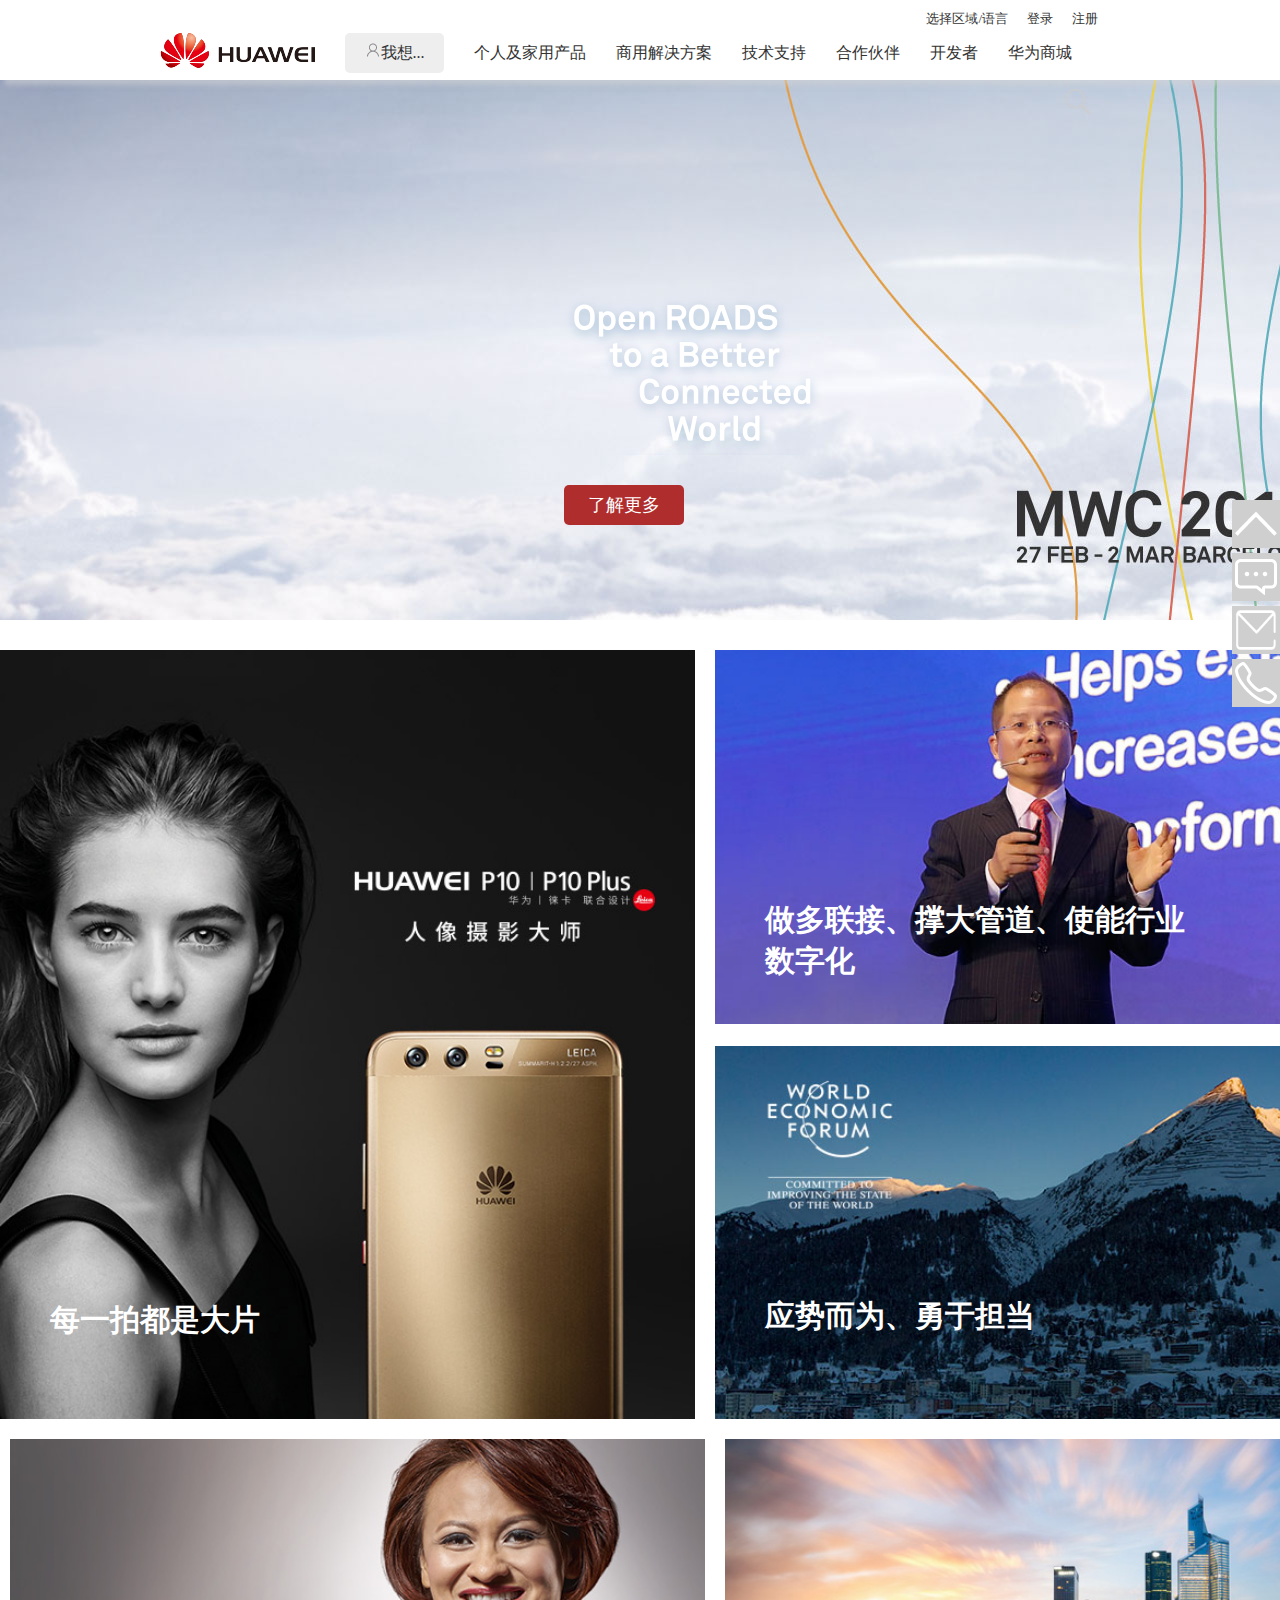
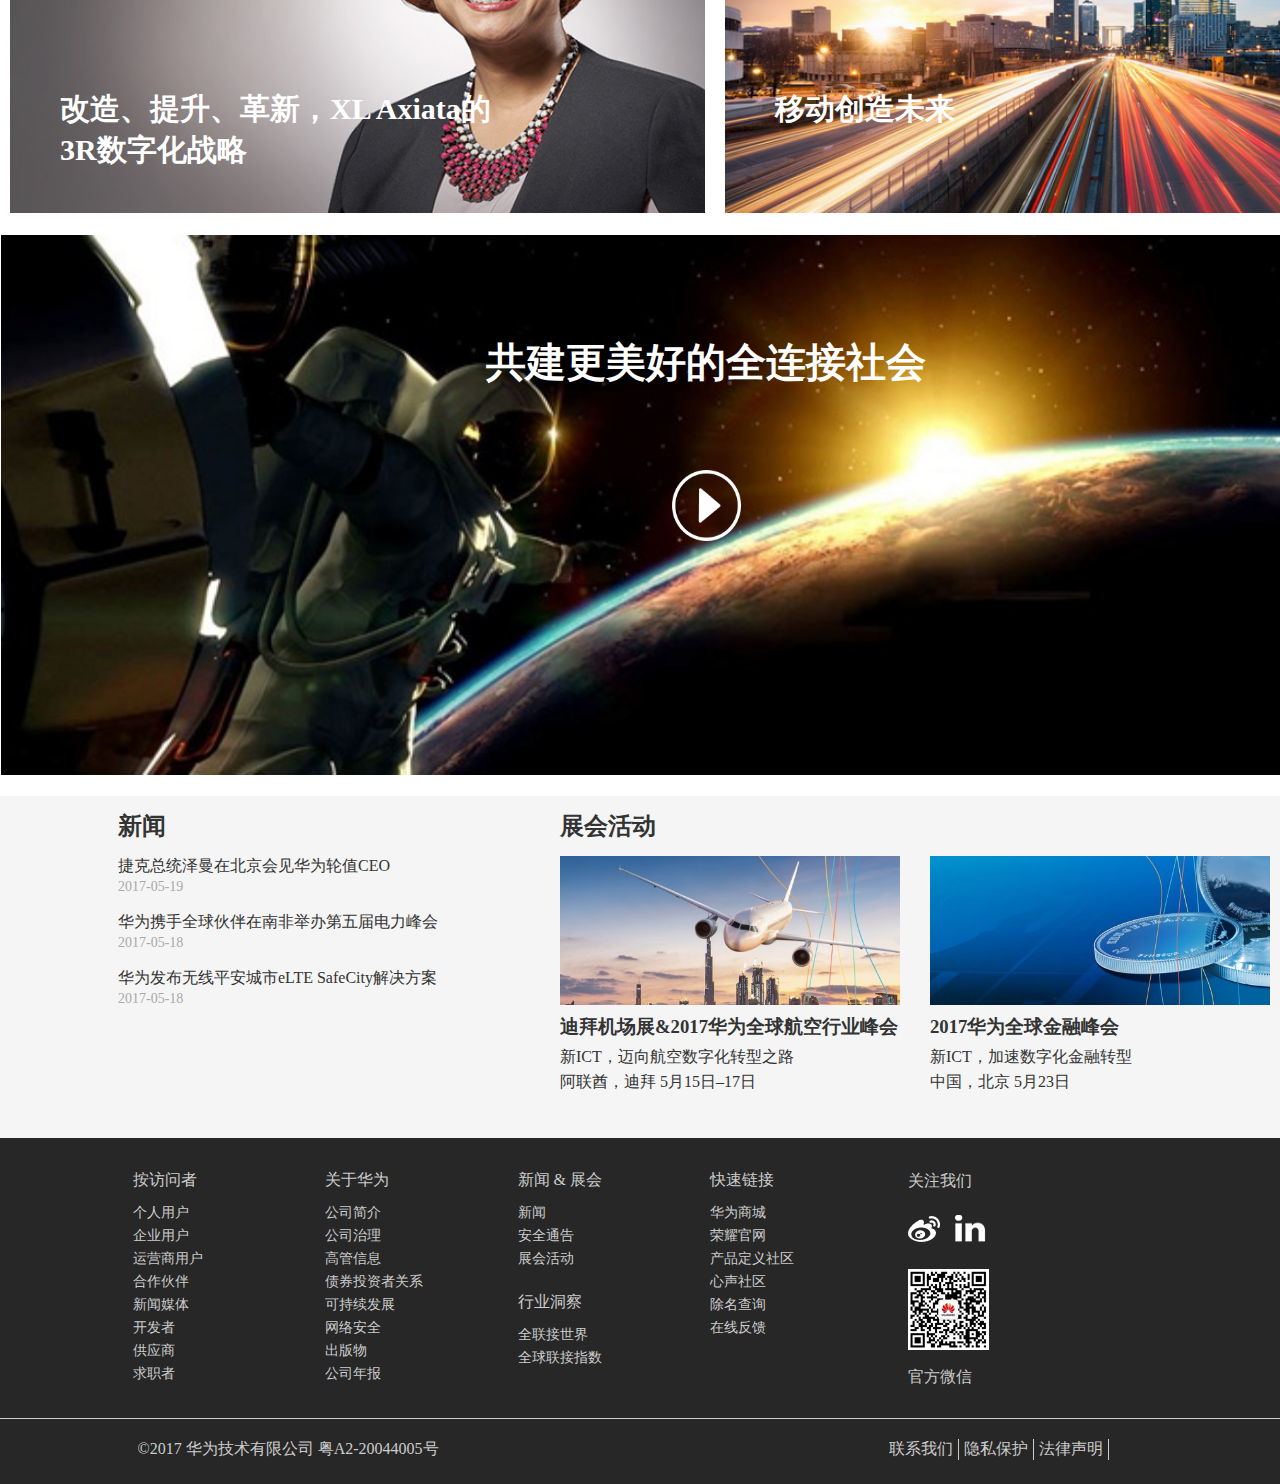
<file: PC_HW/index.html>
<!DOCTYPE HTML>
<html>
<head>
<meta http-equiv="Content-Type" content="text/html; charset=utf-8">
<title>华为 - 更美好的全联接世界</title>
<link rel="stylesheet" type="text/css" href="css/zy.css">
<script type="text/javascript" src="js/zy.js"></script>
</head>

<body>
<!--头部导航-->
<div class="tb-wrp" id="tbdw">
	<div class="tb-dl">
    	<span>选择区域/语言</span>
        <span>登录</span>
        <span>注册</span>
    </div>
    <div class="tb-dh">
    	<img src="imgs/logo.png" class="tb-dh-tu1">
        <ul class="tb-dh-ul">
        	<li id="xl1"><div class="tb-dh-ul-li1"><img src="imgs/dl.png">我想...</div></li>
            <li id="xl3">个人及家用产品</li>
            <li id="xl5">商用解决方案 </li>
            <li id="xl7">技术支持</li>
            <li id="xl9">合作伙伴</li>
            <a href="HV-kfz.html"><li>开发者</li></a>
            <a href="HV-sc.html"><li>华为商城</li></a>
        </ul>
        <img src="imgs/ss.png" class="tb-dh-tu2">
    </div>
</div>



<!--头部背景-->
<div class="tb-bj">
	<div class="xlcd1" id="xl2">
    	<div class="xlcd1-qk">
        	<div class="xlcd1-qk-1">
            	<ul class="xlcd1-qk-4-ul">
                	<li>联系华为</li>
                    <li>关注华为动态</li>
                    <li>提出产品建议</li>
                    <li>加入华为</li>
                    <li>在线反馈</li>
                </ul>
            </div>
            <div class="xlcd1-qk-4">
            	<img src="imgs/nav_cbg9-21.png" class="xlcd1-qk-4-tu">
                <ul class="xlcd1-qk-4-ul">
                	<li>了解行业热点</li>
                    <li>了解运营商解决方案</li>
                    <li>查找运营商相关产品</li>
                    <li>了解运营商服务</li>
                    <li class="xlcd1-qk-4-ul-li1">访问运营商业务网站&gt;</li>
                </ul>

            </div>
            <div class="xlcd1-qk-4">
            	<img src="imgs/nav_ebg.png" class="xlcd1-qk-4-tu">
                <ul class="xlcd1-qk-4-ul">
                	<li>提交购买需求</li>
                    <li>查看成功案例</li>
                    <li>查找营销资料</li>
                    <li>成为渠道合作伙伴</li>
                    <li class="xlcd1-qk-4-ul-li1">访问企业业务网站&gt;</li>
                </ul>

            </div>
            <div class="xlcd1-qk-4">
            	<img src="imgs/nav_p10.png" class="xlcd1-qk-4-tu">
                <ul class="xlcd1-qk-4-ul">
                	<li>浏览智能手机</li>
                    <li>购买手机产品</li>
                    <li>获取技术支持</li>
                    <li>查找销售门面</li>
                    <li class="xlcd1-qk-4-ul-li1">访问消费者网站&gt;</li>
                </ul>
            </div>
        </div>
    </div>
    
    <div class="xlcd2" id="xl4">
        	<ul class="xlcc2-qk">
            	<li>
                	<h3>智能手机</h3>
                    <img src="imgs/nav_p10.png">
                    <h4>HUAWEI P10</h4>
                    <span>查看更多&gt;</span>
                </li>
                <li>
                	<h3>笔记本&amp;电脑</h3>
                    <img src="imgs/dropmenu2.png">
                    <h4>MateBook P10</h4>
                    <span>查看更多&gt;</span>
                </li>
                <li>
                	<h3>穿戴设备</h3>
                    <img src="imgs/dropmenu3.png">
                    <h4>TalkBand B3</h4>
                    <span>查看更多&gt;</span>
                </li>
                <li>
                	<h3>移动宽带</h3>
                    <img src="imgs/dropmenu4.png">
                    <h4>随行WIFI Plus</h4>
                    <span>查看更多&gt;</span>
                </li>
                <li>
                	<h3>智能家具</h3>
                    <img src="imgs/dropmenu5.png">
                    <h4>华为路由器Q1</h4>
                    <span>查看更多&gt;</span>
                </li>
                <li>
                	<h3>配件</h3>
                    <img src="imgs/dropmenu6.png">
                    <h4>VR眼镜</h4>
                    <span>查看更多&gt;</span>
                </li>
            </ul>
    </div>
    
    
    <div class="xlcd3" id="xl6">
    	<ul class="xlcc3-qk">
        	<li>
                <h3>热点话题</h3>
                <p>使能视频商业成功</p>
                <p>以云服务方式使能垂直行业</p>
                <p>敏捷数字化运营</p>
                <p>全云化网络支持5G发展</p>
                <p>最大化网络价值</p>
                <p>软件定义网络（SDN）</p>
                <p>精简IT，敏捷商道</p>
                <p>物联网，驱动行业创新</p>
            </li>
            <li>
            	<h3>行业</h3>
                <p>公共安全</p>
                <p>政务</p>
                <p>交通</p>
                <p>电力</p>
                <p>金融</p>
                <p>影视传媒</p>
                <p>教育</p>
                <span>查看更多&gt;</span>
            </li>
            <li>
            	<h3>企业产品及服务</h3>
                <p>交换机</p>
                <p>路由器</p>
                <p>WLAN</p>
                <p>服务器</p>
                <p>存储</p>
                <p>云计算</p>
                <p>数据中心能源</p>
                <p>服务</p>
                <span>查看更多&gt;</span>
            </li>
            <li>
            	<h3>运营商产品及服务</h3>
			    <p>无线网络</p>
                <p>固定网络</p>
                <p>云核心网</p>
                <p>电信软件</p>
                <p>IT基础设施</p>
                <p>网络能源</p>
                <p>全球服务</p>
                <span>查看更多&gt;</span>
            </li>
            <li>
            	<h3>其他产品</h3>
                <p>智能光伏</p>
            </li>
        </ul>
    </div>
    
    <div class="xlcd4" id="xl8">
    	<ul class="xlcc3-qk">
        	<li>
                <h3>消费者</h3>
                <p>寄修服务</p>
                <p>预约服务</p>
                <p>保修状态查询</p>
                <p>保修政策</p>
                <p>花粉俱乐部</p>
                <p>服务中心（SDN）</p>
                <p>升级软件应用</p>
                <span>查看更多&gt;</span>
            </li>
            <li>
            	<h3>企业用户</h3>
                <p>技术支持</p>
                <p>软件下载</p>
                <p>互动社区</p>
                <p>工具</p>
                <p>文档查找</p>
                <p>案例库</p>
                <p>华为培训与认证</p>
                <span>查看更多&gt;</span>
                
            </li>
            <li>
            	<h3>运营商用户</h3>
                <p>技术支持</p>
                <p>软件下载</p>
                <p>工具</p>
                <p>知识库</p>
                <p>公告</p>
                <p>互动社区</p>
                <p>智能问答</p>
                <span>查看更多&gt;</span>
            </li>
            <li class="xl4-li">
            	<img src="imgs/group_nav_support.jpg">
                <p>在线技术支持、软件下载、文档共享，无论您遇到任何问题，我们都将随时为您提供服务。</p>
            </li>
        </ul>
    </div>
    
    <div class="xlcd5" id="xl0">
    	<ul class="xlcc3-qk">
        	<li>
                <h3>合作伙伴计划</h3>
                <p>渠道伙伴政策</p>
                <p>华为技术认证</p>
                <p>企业业务解决方案伙伴计划</p>
                <p>运营商解决方案伙伴计划</p>
                <p>服务合作伙伴计划</p>
            </li>
            <li class="xl5-li1">
            	<h3>合作伙伴展示</h3>
                <p>渠道伙伴</p>
                <p>联盟伙伴</p>
                <p>Marketplace</p>
                <p>兼容性列表</p>
            </li>
            <li class="xl5-li1">
            	<h3>联系合作伙伴</h3>
                <p>查找经销商</p>
                <p>查找服务商</p>
                <p>查找解决方案伙伴</p>
            </li>
            <li class="xl5-li1">
            	<h3>获取资源</h3>
			    <p>合作伙伴大学</p>
            </li>
            <li class="xl5-li">
                <p>渠道伙伴系统登录</p>
                <p>解决方案伙伴系统登录</p>
                <p>企业用户合作伙伴门户</p>
            </li>
        </ul>
    </div>
    
    
	<img src="imgs/bj2(1).png" class="tb-bj-xt">
	<div class="tb-bj-ljgd">了解更多</div>
</div>

<!--第一块内容-->

<div class="hw1">
	<!--左侧-->
	<div class="hw1-flot">
    	<img src="imgs/p10-mobilephone_cn2.jpg">
        <h3 class="hw1-text">每一拍都是大片</h3>
        <div class="hw1-mb"></div>
    </div>
    
    <!--右侧-->
	<a href="HV-scqs.html"><div class="hw1-y1">
    	<img src="imgs/eric-xu-banner0.jpg">
        <h3 class="y1-text1">做多联接、撑大管道、使能行业<br>数字化</h3>
        <p class="y1-text2">华为轮值CEO徐直军谈华为战略：坚持做多联接、撑大管道、使<br>能行业数字化的战略，聚焦ICT基础设施和智能终端，做智能社<br>会的使能者和推动者。</p>
        <div class="y1-mb"></div>
    </div></a>
    <a href="HC-yd.html"><div class="hw1-y1" id="hw1-y2">
    	<img src="imgs/davos.jpg">
        <h3 class="y1-text1">应势而为、勇于担当</h3>
        <p class="y1-text2">华为公司董事长孙亚芳与全球100多家领先企业共同签署契约，<br>承诺促进可持续发展。</p>
        <div class="y1-mb"></div>
    </div></a>
</div>

<!--第二块内容-->
<div class="hw2">
	<div class="hw2-flot">
    	<img src="imgs/winwin27-banner.jpg">
        <h3>改造、提升、革新，XL Axiata的<br>3R数字化战略</h3>
        <p>XL Axiata CEO Dian Siswarini指出，数字化转型不仅涉及商业模<br>式和产品的转型，也涉及员工心态的转变，转型要以合适的组<br>织架构，以及政策和战略为支撑。</p>
        <div class="hw2-mb"></div>
    </div>
	<div class="hw2-flot" id="hw2-rigth">
    	<img src="imgs/mbb2020.jpg">
        <h3>移动创造未来</h3>
        <p>通过技术创新，华为与运营商和业界伙伴们齐心协力，构筑以<br>应用为驱动的网络和建立开放、合作、可持续的生态链，共同<br>开启更美好的移动全联接新未来。</p>
        <div class="hw2-mb"></div>
    </div>
</div>

<!--视频-->
<div class="hwsp">
	<h3>共建更美好的全连接社会</h3>
    <div class="sp-bf">
    	<img src="imgs/bf.png">
    </div>
</div>


<!--第三块内容-->

<div class="hw3">
	<div class="row">
    	<div class="row-left">
        	<h2>新闻</h2>
            <p>
            	捷克总统泽曼在北京会见华为轮值CEO<br>
				<span>2017-05-19</span>
            </p>
            <p>
            	华为携手全球伙伴在南非举办第五届电力峰会<br>
				<span>2017-05-18</span>
            </p>
            <p>
            	华为发布无线平安城市eLTE SafeCity解决方案<br>
				<span>2017-05-18</span>
            </p>
        </div>
        <div class="row-right">
        	<h2>展会活动</h2>
            <div class="row-right-left">
            	<img src="imgs/air_conew2.jpg" class="row-img">
                <h3>迪拜机场展&amp;2017华为全球航空行业峰会</h3>
                <p>新ICT，迈向航空数字化转型之路</p>
                <p>阿联酋，迪拜 5月15日–17日</p>
            </div>
            <div class="row-right-right">
                <img src="imgs/finance_conew.jpg" class="row-img">
                <h3>2017华为全球金融峰会</h3>
                <p>新ICT，加速数字化金融转型</p>
                <p>中国，北京 5月23日</p>
            </div>
        </div>
    </div>
</div>



<!--右侧导航-->
<div class="dh-left">
	<ul>
    	<li id="to_top">
            <img src="imgs/dh1.png">
        </li>
    	<li>
            <img src="imgs/dh2.png">
            <div class="dh-top">
            在线反馈
            </div>
        </li>
    	<li>
            <img src="imgs/dh3.png" class="dh-img3">
            <div class="dh-top">
            邮件给我
            </div>
        </li>
    	<li>
            <img src="imgs/dh4.png">
            <div class="dh-top">
            电话联系
            </div>
        </li>
    </ul>
</div>
<!--<script>
window.onload = function(){
  var oTop = document.getElementById("to_top");
  var screenw = document.documentElement.clientWidth || document.body.clientWidth;
  var screenh = document.documentElement.clientHeight || document.body.clientHeight;
  oTop.style.left = screenw - oTop.offsetWidth +"px";
  oTop.style.top = screenh - oTop.offsetHeight + "px";
  window.onscroll = function(){
    var scrolltop = document.documentElement.scrollTop || document.body.scrollTop;
    oTop.style.top = screenh - oTop.offsetHeight + scrolltop +"px";
  }
  oTop.onclick = function(){
    document.documentElement.scrollTop = document.body.scrollTop =0;
  }
}  

</script>-->
<!--底部申明-->
<div class="footer">
	<div class="foot-top">
        <div class="foot-left">
            <ul>
                <li class="li-da">按访问者</li>
                <li>个人用户</li>
                <li>企业用户</li>
                <li>运营商用户</li>
                <li>合作伙伴</li>
                <li>新闻媒体</li>
                <li>开发者</li>
                <li>供应商</li>
                <li>求职者</li>
            </ul>
            <ul>
                <li class="li-da">关于华为</li>
                <li>公司简介</li>
                <li>公司治理</li>
                <li>高管信息</li>
                <li>债券投资者关系</li>
                <li>可持续发展</li>
                <li>网络安全</li>
                <li>出版物</li>
                <li>公司年报</li>
            </ul>
            <ul>
                <li class="li-da">新闻 & 展会</li>
                <li>新闻</li>
                <li>安全通告</li>
                <li>展会活动</li>
                <li class="li-da2">行业洞察</li>
                <li>全联接世界</li>
                <li>全球联接指数</li>
            </ul>
            <ul>
                <li class="li-da">快速链接</li>
                <li>华为商城</li>
                <li>荣耀官网</li>
                <li>产品定义社区</li>
                <li>心声社区</li>
                <li>除名查询</li>
                <li>在线反馈</li>
            </ul>
        </div>
        <div class="foot-right">
        	<p>关注我们</p>
            <img src="imgs/logo3.png">
            <img src="imgs/logo2.png" class="foot-img2"><br>
            <img src="imgs/hw_408955.jpg" class="foot-img3">
            <p>官方微信</p>
        </div>
    </div>
    <hr class="foot-hr">
   	<div class="foot-bottom">
    	<p>&copy;2017 华为技术有限公司    粤A2-20044005号</p>
        <ul class="foot-bottom-ul">
        	<li>法律声明</li>
            <li>隐私保护</li>
            <li>联系我们</li>
        </ul>
    </div>
</div>
</body>
</html>
</file>
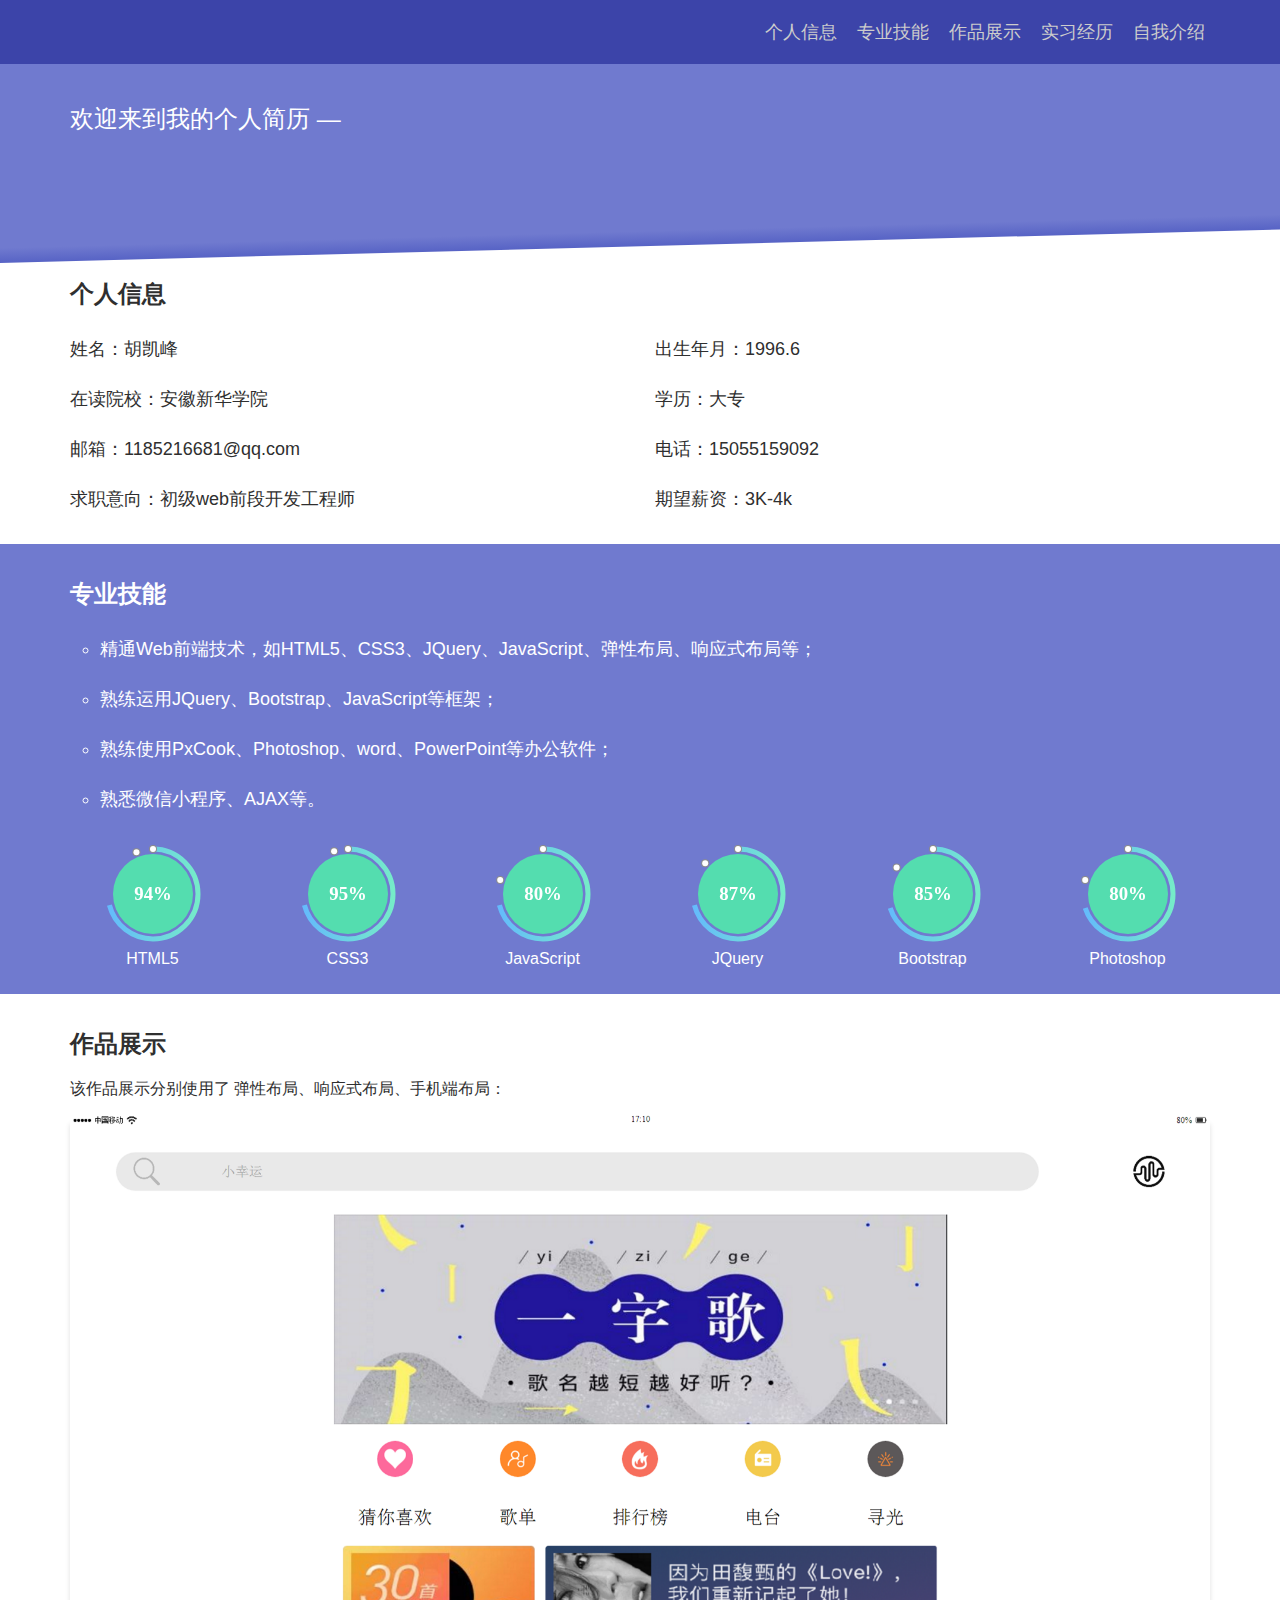
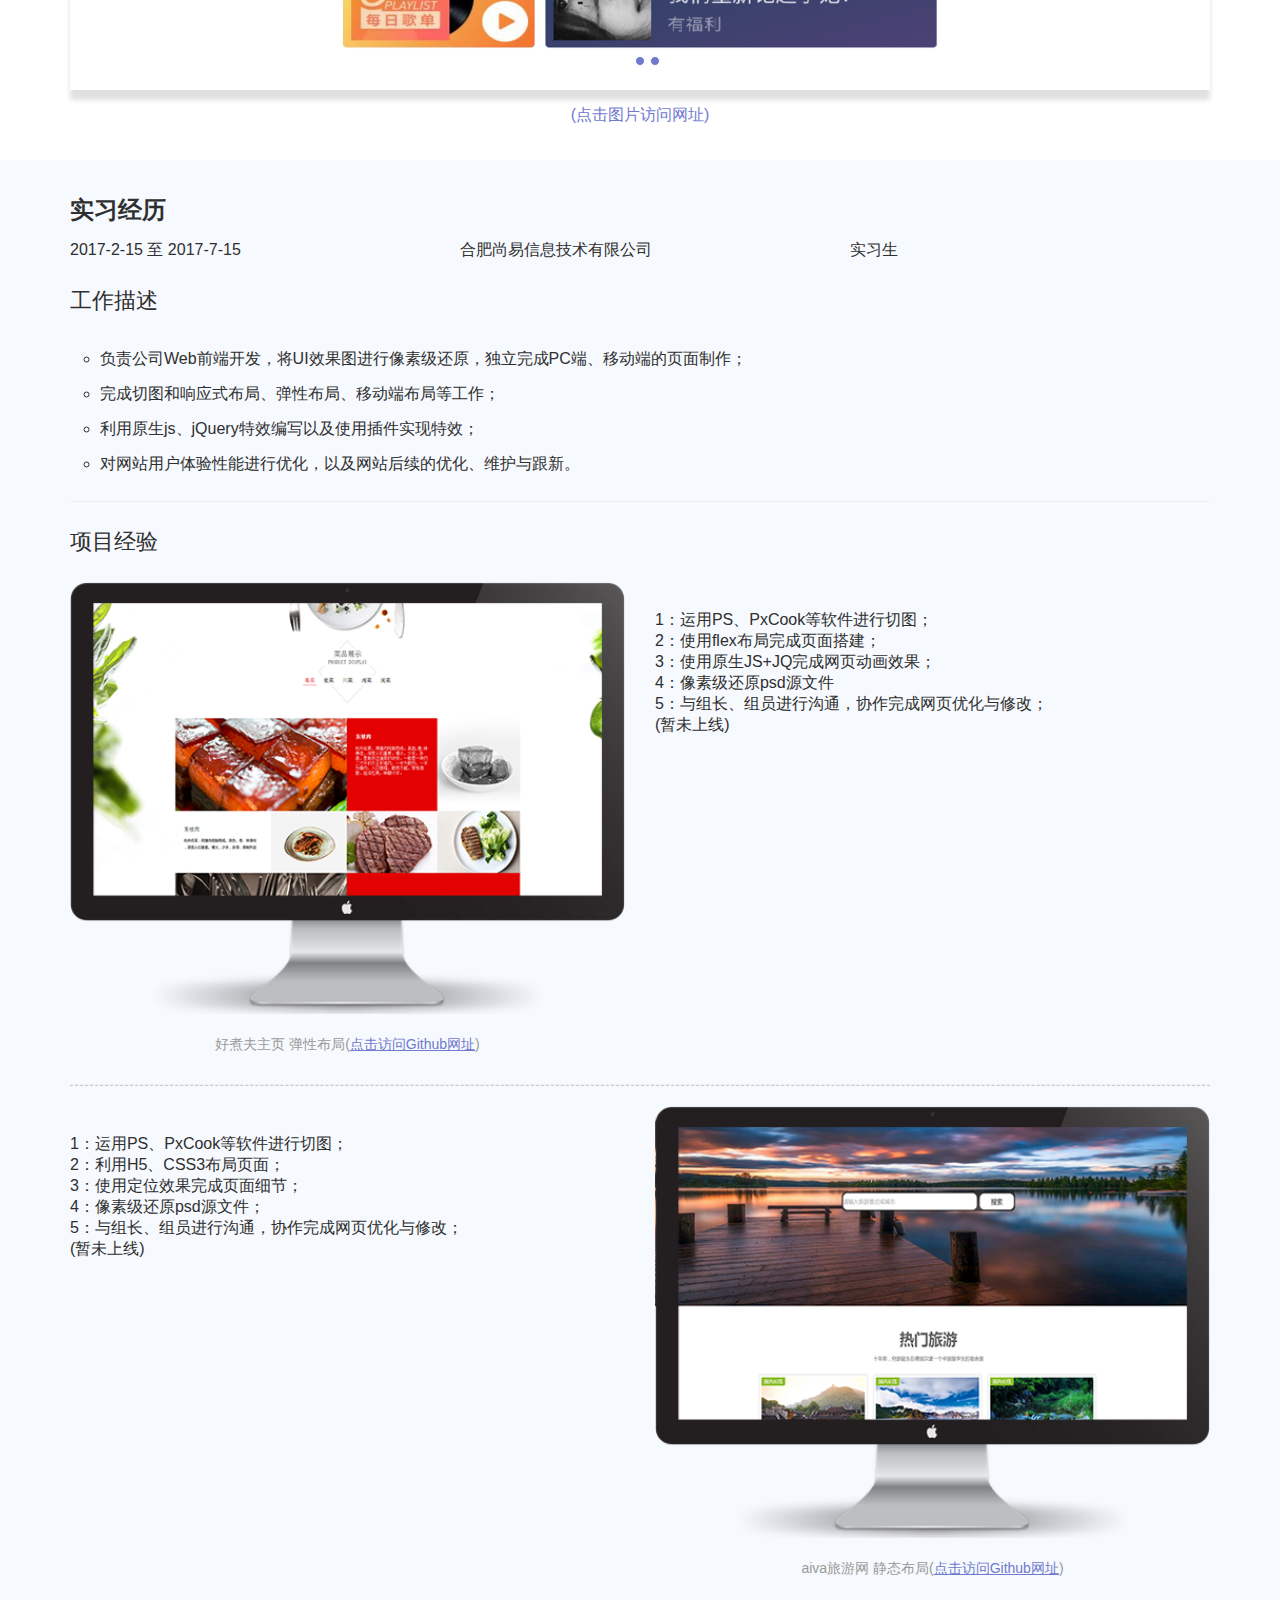
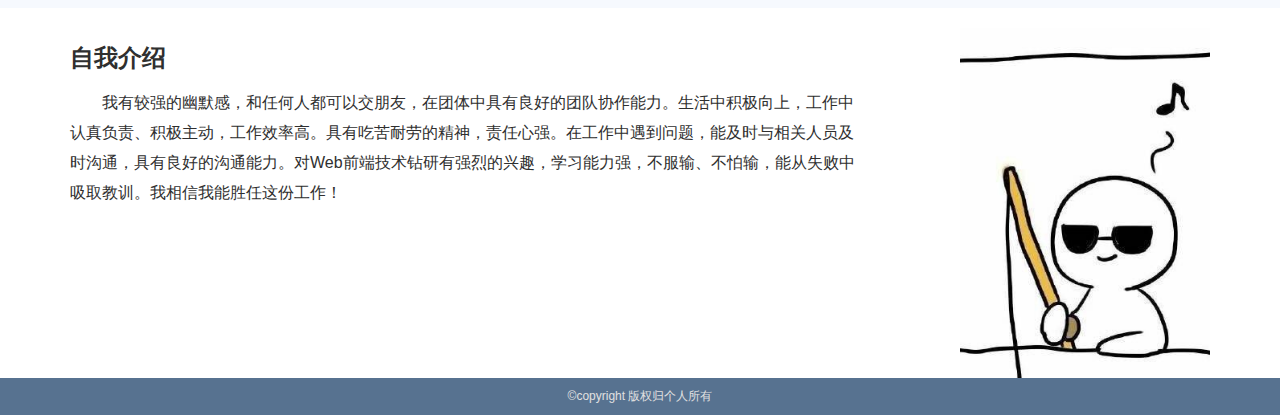
<file: PC_Jl/index.html>
<!doctype html>
<html>
<head>
<meta charset="utf-8"><script src="jsjq/jquery-3.2.0.min.js"></script>
<script src="jsjq/index.js"></script>
<meta name="viewport" content="width=device-width, initial-scale=1.0, minimum-scale=1.0, maximum-scale=1.0, user-scalable=no" /> 
<meta name="apple-mobile-web-app-capable" content="yes">
<meta name="apple-mobile-web-app-status-bar-style" content="black">
<meta name="format-detection" content="telephone=no">
<script src="bootstrap/js/bootstrap.min.js"></script>
<link rel="stylesheet" href="bootstrap/css/bootstrap.min.css">
<link rel="stylesheet" type="text/css" href="css/index.css">
<link href='http://cdn.webfont.youziku.com/webfonts/nomal/100565/19681/596eabbef629d80e28067a5c.css' rel='stylesheet' type='text/css' />
<link rel="Shortcut Icon" href="imgs/logo.png" type="image/x-icon">
<script type="text/javascript" src="jsjq/Progress.js"></script>
<title>胡凯峰个人简历_电子档</title>
</head>

<body>
    <!--头部导航-->
    <div class="nav-top" id="top1">
        <div class="container">
            <div class="row top-resume" id="top_text">
                <div class="col-md-12 hidden-xs navs">
                    <ul>
                        <a href="#info"><li>个人信息</li></a>
                        <a href="#skill"><li>专业技能</li></a>
                        <a href="#teach"><li>作品展示</li></a>
                        <a href="#practice"><li>实习经历</li></a>
                        <a href="#itd"><li>自我介绍</li></a>
                    </ul>
                </div>
                <div class="col-md-12 hidden-lg hidden-md hidden-sm navs2">
                    <a class="nav-ul3-a">
                        <span></span>
                        <span></span>
                        <span></span>
                    </a>
                    <ul>
                        <a href="#info"><li>个人信息</li></a>
                        <a href="#skill"><li>专业技能</li></a>
                        <a href="#teach"><li>作品展示</li></a>
                        <a href="#practice"><li>实习经历</li></a>
                        <a href="#itd"><li>自我介绍</li></a>
                    </ul>
                </div>
            </div>
        </div>
    </div>
    <!--头部内容-->
    <div class="top-div" id="top2"></div>
    <div class="masthead">
        <div class="container top-con">
            <p class="autotype" id="autotype">欢迎来到我的个人简历 <span>——<br>我拥有这样的“三心二意”：信心、恒心、决心;创意、乐意。</span></p>
        </div>
        <div class="mashead2"></div>
    </div>
    <!--个人信息-->
    <div class="info" id="info">
        <div class="container">
            <h2 class="cssbfd78281f188d5">个人信息</h2>
            <div class="row">
                <div class="col-md-6">姓名：胡凯峰</div>
                <div class="col-md-6">出生年月：1996.6</div>
                <div class="col-md-6">在读院校：安徽新华学院</div>
                <div class="col-md-6">学历：大专</div>                
                <div class="col-md-6">邮箱：1185216681@qq.com</div>
                <div class="col-md-6">电话：15055159092</div>
                <div class="col-md-6">求职意向：初级web前段开发工程师</div>
                <div class="col-md-6">期望薪资：3K-4k</div>
            </div>
        </div>
    </div>
    <!--专业技能-->
    <div class="skill" id="skill">
        <div class="container">
            <h2 class="cssbfd78281f188d5">专业技能</h2>
            <ul>
                <li>精通Web前端技术，如HTML5、CSS3、JQuery、JavaScript、弹性布局、响应式布局等；</li>
                <li>熟练运用JQuery、Bootstrap、JavaScript等框架；</li>
                <li>熟练使用PxCook、Photoshop、word、PowerPoint等办公软件；</li>
                <li>熟悉微信小程序、AJAX等。</li>
            </ul> 
            <div class="row">
            	<div class="col-md-2  col-sm-4 col-xs-6">
                    <div class="can">
                	    <canvas id="canvas1"></canvas>
                    </div>
                    <p>HTML5</p>
                </div>
                <div class="col-md-2  col-sm-4 col-xs-6">
                    <div class="can">
                	    <canvas id="canvas2"></canvas>
                    </div>
                    <p>CSS3</p>
                </div>
                <div class="col-md-2  col-sm-4 col-xs-6">
                    <div class="can">
                	    <canvas id="canvas3"></canvas>
                    </div>
                    <p>JavaScript</p>
                </div>
                <div class="col-md-2  col-sm-4 col-xs-6">
                    <div class="can">
                	    <canvas id="canvas4"></canvas>
                    </div>
                    <p>JQuery</p>
                </div>
                <div class="col-md-2  col-sm-4 col-xs-6">
                    <div class="can">
                	    <canvas id="canvas5"></canvas>
                    </div>
                    <p>Bootstrap</p>
                </div>
                <div class="col-md-2  col-sm-4 col-xs-6">
                    <div class="can">
                	    <canvas id="canvas6"></canvas>
                    </div>
                    <p>Photoshop</p>
                </div>
            </div>          
        </div>
    </div>
    <!--作品展示-->
    <div class="teach" id="teach">
        <div class="container">
            <h2 class="cssbfd78281f188d5">作品展示</h2>
            <p>该作品展示分别使用了 弹性布局、响应式布局、手机端布局：</p>
            <div id="carousel-example-generic" class="carousel slide" data-ride="carousel">
                <!-- Indicators -->
                <ol class="carousel-indicators">
                    <li data-target="#carousel-example-generic" data-slide-to="0" class="active"></li>
                    <li data-target="#carousel-example-generic" data-slide-to="1"></li>
                    <li data-target="#carousel-example-generic" data-slide-to="2"></li>
                </ol>

                <!-- Wrapper for slides -->
                <div class="carousel-inner" role="listbox">
                    <div class="item active">
                        <a href="https://hu1996.github.io/2017.6.page/MobileClient_xiami"><img src="imgs/lb-zp (1).png" alt="..."></a>
                    </div>
                    <div class="item">
                        <a href="https://hu1996.github.io/2017.6.page/PC_qeitu"><img src="imgs/lb-zp (3).png" alt="..."></a>
                    </div>
                    <div class="item">
                        <a href="https://hu1996.github.io/2017.7/PC_HW/"><img src="imgs/lb-zp (4).png" alt="..."></a>
                   </div>
                </div>
            </div>
            <p class="teach-p">(点击图片访问网址)</p>
        </div>
    </div>
    <!--实习经历-->
    <div class="practice" id="practice">
        <div class="container">
            <h2 class="cssbfd78281f188d5">实习经历</h2>
            <div class="row">
                <p class="col-md-4 col-ms-4">2017-2-15 至 2017-7-15</p>
                <p class="col-md-4 col-ms-4">合肥尚易信息技术有限公司</p>
                <p class="col-md-4 col-ms-4">实习生</p>
            </div>
            <h3>工作描述</h3>
            <ul>
                <li>负责公司Web前端开发，将UI效果图进行像素级还原，独立完成PC端、移动端的页面制作；</li>
                <li>完成切图和响应式布局、弹性布局、移动端布局等工作；</li>
                <li>利用原生js、jQuery特效编写以及使用插件实现特效；</li>
                <li>对网站用户体验性能进行优化，以及网站后续的优化、维护与跟新。</li>
            </ul>
            <hr>
            <h3>项目经验</h3>
            <div class="row">
               
                <div class="col-sm-6">
                    <img src="imgs/zp_bj1.png">
                    <h4 class="col-md-12">好煮夫主页 弹性布局<span>(<a href="https://hu1996.github.io/2017.6.page/cate">点击访问Github网址</a>)</span></h4>
                </div>
                <div class="col-sm-6">
                    <br>
                    <br>
                    <p>1：运用PS、PxCook等软件进行切图；</p>
                    <p>2：使用flex布局完成页面搭建；</p>
                    <p>3：使用原生JS+JQ完成网页动画效果；</p>
                    <p>4：像素级还原psd源文件</p>
                    <p>5：与组长、组员进行沟通，协作完成网页优化与修改；</p>
                    <p>(暂未上线)</p>
                </div>
            </div>

            <hr class="pt_hr2">
            <div class="row">   
                <div class="col-sm-6 hidden-lg hidden-md hidden-sm">
                    <img src="imgs/zp-bg.png">
                    <h4 class="col-md-12 practice_text2">aiva旅游网 静态布局<span>(<a href="https://hu1996.github.io/2017.7/PC_lY">点击访问Github网址</a>)</span></h4>
                </div>
                <div class="col-sm-6">
                    <br>
                    <br>
                    <p>1：运用PS、PxCook等软件进行切图；</p>
                    <p>2：利用H5、CSS3布局页面；</p>
                    <p>3：使用定位效果完成页面细节；</p>
                    <p>4：像素级还原psd源文件；</p>
                    <p>5：与组长、组员进行沟通，协作完成网页优化与修改；</p>
                    <p>(暂未上线)</p>
                </div>
                <div class="col-sm-6 hidden-xs">
                    <img src="imgs/zp-bg.png">
                    <h4 class="col-md-12 practice_text2">aiva旅游网 静态布局<span>(<a href="https://hu1996.github.io/2017.7/PC_lY">点击访问Github网址</a>)</span></h4>
                </div>
            </div>
        </div>
    </div>
    <!--自我介绍-->
    <div class="container introduce" id="itd">
        <div class="name-img">
            <img src="imgs/name-img.png">
        </div>
        <div class="name-int">
            <h2 class="cssbfd78281f188d5">自我介绍</h2>
            <p>我有较强的幽默感，和任何人都可以交朋友，在团体中具有良好的团队协作能力。生活中积极向上，工作中认真负责、积极主动，工作效率高。具有吃苦耐劳的精神，责任心强。在工作中遇到问题，能及时与相关人员及时沟通，具有良好的沟通能力。对Web前端技术钻研有强烈的兴趣，学习能力强，不服输、不怕输，能从失败中吸取教训。我相信我能胜任这份工作！</p>
        </div>
    </div>
    
    <!--底部申明-->
     <div class="foot">
         &copy;copyright 版权归个人所有  
     </div>
     <!--返回顶部-->
     <a href="#top2"><div class="return" id="return">
         <img src="imgs/top1.png">
     </div></a>
    <!--打字机-->
    <script>
        $.fn.autotype = function(){
            var $text = $(this);
            console.log('this',this);
            var str = $text.html();//返回被选 元素的内容
            var index = 0;
            var x = $text.html('');
            //$text.html()和$(this).html('')有区别
            var timer = setInterval(function(){
                //substr(index, 1) 方法在字符串中抽取从index下标开始的一个的字符
                var current = str.substr(index, 1);
                if(current == '<'){
                    //indexOf() 方法返回">"在字符串中首次出现的位置。
                        index = str.indexOf('>', index) + 1;
                    }else{
                            index ++ ;
                        }
                    //console.log(["0到index下标下的字符",str.substring(0, index)],["符号",index & 1 ? '_': '']);
                    //substring() 方法用于提取字符串中介于两个指定下标之间的字符
                    $text.html(str.substring(0, index) + (index & 1 ? '': ''));
                    if(index >= str.length){
                        clearInterval(timer);
                    }
                },60);
            };
        $("#autotype").autotype();
    </script>
    <!--页面滚动-->
    <script type="text/javascript">        
        window.onscroll = function(){ 
            var t = document.documentElement.scrollTop || document.body.scrollTop; 
            var top_nav = document.getElementById( "top1" ); 
            var top_img = document.getElementById( "return" ); 

            if( t >= 65 ) {
                top_nav.style.background = "rgba(60,68,169,0.6)";
                top_nav.style.boxShadow ="0 5px 5px #3c44a9";
                top_nav.style.transition="all 0.5s ease";  
                top_nav.style.borderBottomLeftRadius = "30px";
                top_img.style.right="0px";
                top_img.style.transition="all 0.5s ease";
               // top_img.style.opacity="1"
            } else {                 
                top_nav.style.background = "#3c44a9";  
                top_nav.style.borderRadius = "0px"; 
                top_nav.style.boxShadow ="none";
               // top_img.style.opacity="0"              
                top_nav.style.transition="all 0.5s ease";
                top_img.style.right="-50px";
                top_img.style.transition="all 0.5s ease";
            };

        } 
    </script>
    <!--百分比-->
    <script type="text/javascript">
		window.onload = function(){
			new Progress().renderOne('canvas1',100,5,94);
			new Progress().renderOne('canvas2',100,5,95);
			new Progress().renderOne('canvas3',100,5,80);
			new Progress().renderOne('canvas4',100,5,87);
			new Progress().renderOne('canvas5',100,5,85);
			new Progress().renderOne('canvas6',100,5,80);
		}
	</script>
</body>

</html>
</file>
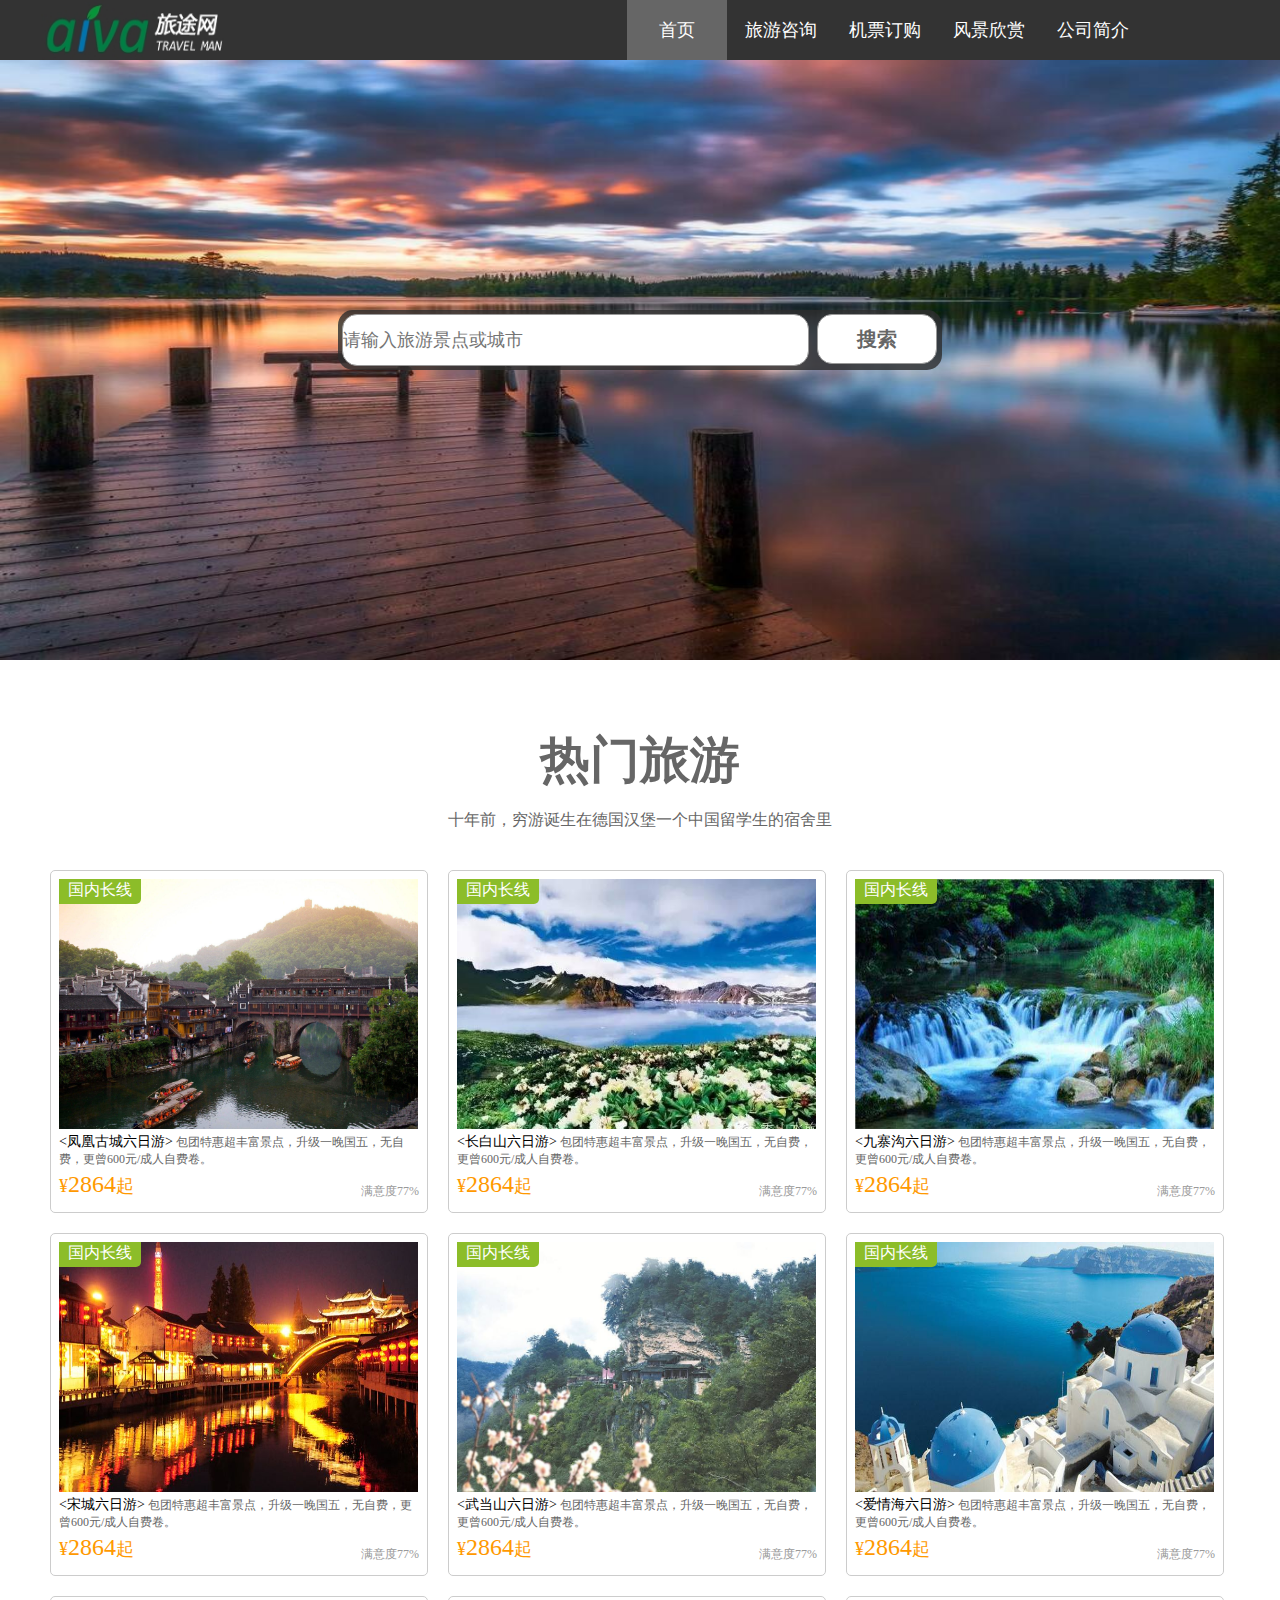
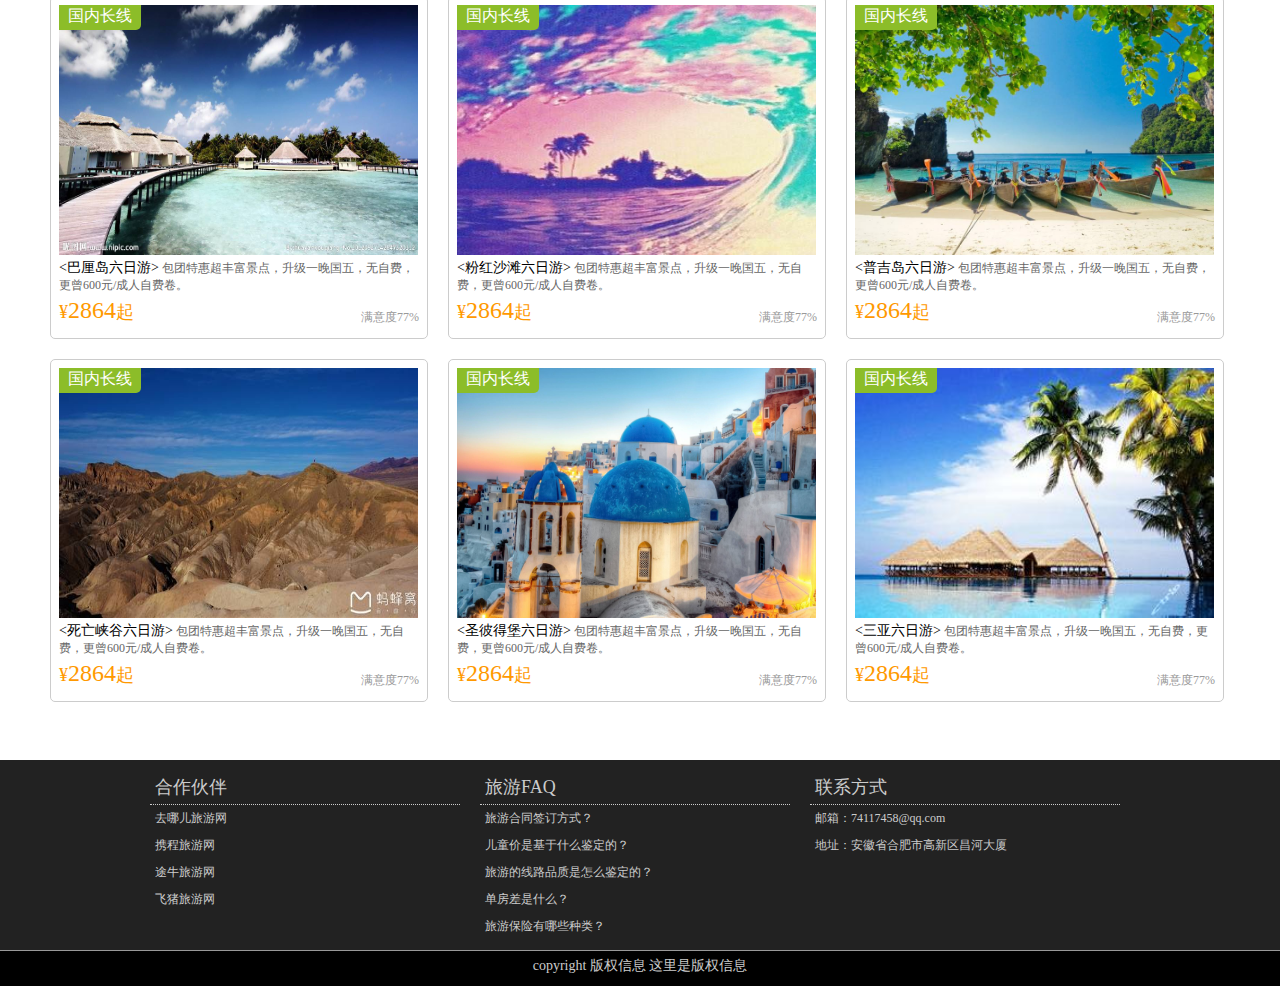
<file: PC_lY/index.html>
<!doctype html>
<html>
<head>
<meta charset="utf-8">
<title>旅游首页</title>
<link rel="stylesheet" type="text/css" href="css/lvsy.css">
</head>

<body>
<!--这是导航栏-->
<header>
 <div class="header">
  <div class="hd1">
 <img src="tp/tubiao.png" width="178">
</div>
      <div class="hd2">
        <ul>
         <li class="hd2li"><a href="shouyei.html">&#160;首页&#160;</a></li>
         <li><a href="zixun.html">旅游咨询</a></li>
         <li><a href="jipiao.html">机票订购</a></li>
         <li><a href="fengjing.html">风景欣赏</a></li>
         <li><a href="jieshao.html">公司简介</a></li>
        </ul>
      </div>
  </div>   
</header>

<!--这是头部-->
<div class="input">
   <div class="ip">
    <form >
     <input type="text" name="text" placeholder="请输入旅游景点或城市" class="ip1">
     <button type="submit" name="submit" class="ip2"><b>搜索</b></button>
    </form>
   </div>
</div>

<!--正文-->
<div class="ktwz" >
<b class="wz1">热门旅游</b><br>
十年前，穷游诞生在德国汉堡一个中国留学生的宿舍里 
</div>

<div class="aside">
  <ul>

     <li><img src="tp/fonghuanggucheng.jpg">
     <div class="hot">国内长线</div>
         <p class="ziti1">&lt;凤凰古城六日游&gt;
         <span class="ziti2">包团特惠超丰富景点，升级一晚国五，无自费，更曾600元/成人自费卷。
         </span>
</p>
         <span class="zuoce">&#165;<span class="jaige">2864</span>起</span><span class="youce">满意度77%
         </span>
     </li>
     <li>
       <img src="tp/changbaishang.jpg">
       <div class="hot">国内长线</div>
         <p class="ziti1">&lt;长白山六日游&gt;
         <span class="ziti2">包团特惠超丰富景点，升级一晚国五，无自费，更曾600元/成人自费卷。
         </span>
         </p>
         <span class="zuoce">&#165;<span class="jaige">2864</span>起</span><span class="youce">满意度77%
         </span>
     </li>
     <li>
       <img src="tp/jiuzhaigou.jpg">
       <div class="hot">国内长线</div>
         <p class="ziti1">&lt;九寨沟六日游&gt;
         <span class="ziti2">包团特惠超丰富景点，升级一晚国五，无自费，更曾600元/成人自费卷。
         </span>
         </p>
         <span class="zuoce">&#165;<span class="jaige">2864</span>起</span><span class="youce">满意度77%
         </span>
     </li>
     <li>
       <img src="tp/songcheng.jpg">
       <div class="hot">国内长线</div>
         <p class="ziti1">&lt;宋城六日游&gt;
         <span class="ziti2">包团特惠超丰富景点，升级一晚国五，无自费，更曾600元/成人自费卷。
         </span>
         </p>
         <span class="zuoce">&#165;<span class="jaige">2864</span>起</span><span class="youce">满意度77%
         </span>
     </li>
     <li>
       <img src="tp/wudang.jpg">
       <div class="hot">国内长线</div>
         <p class="ziti1">&lt;武当山六日游&gt;
         <span class="ziti2">包团特惠超丰富景点，升级一晚国五，无自费，更曾600元/成人自费卷。
         </span>
         </p>
         <span class="zuoce">&#165;<span class="jaige">2864</span>起</span><span class="youce">满意度77%
         </span>
     </li>
     <li>
       <img src="tp/aiqinghai.jpg">
       <div class="hot">国内长线</div>
         <p class="ziti1">&lt;爱情海六日游&gt;
         <span class="ziti2">包团特惠超丰富景点，升级一晚国五，无自费，更曾600元/成人自费卷。
         </span>
         </p>
         <span class="zuoce">&#165;<span class="jaige">2864</span>起</span><span class="youce">满意度77%
         </span>
     </li>
     <li>
       <img src="tp/bailidao.jpg">
       <div class="hot">国内长线</div>
         <p class="ziti1">&lt;巴厘岛六日游&gt;
         <span class="ziti2">包团特惠超丰富景点，升级一晚国五，无自费，更曾600元/成人自费卷。
         </span>
         </p>
         <span class="zuoce">&#165;<span class="jaige">2864</span>起</span><span class="youce">满意度77%
         </span>
     </li>
     <li>
       <img src="tp/fenghongshatan.jpg">
       <div class="hot">国内长线</div>
         <p class="ziti1">&lt;粉红沙滩六日游&gt;
         <span class="ziti2">包团特惠超丰富景点，升级一晚国五，无自费，更曾600元/成人自费卷。
         </span>
         </p>
         <span class="zuoce">&#165;<span class="jaige">2864</span>起</span><span class="youce">满意度77%
         </span>
     </li>
     <li>
       <img src="tp/pujidao.jpg">
       <div class="hot">国内长线</div>
         <p class="ziti1">&lt;普吉岛六日游&gt;
         <span class="ziti2">包团特惠超丰富景点，升级一晚国五，无自费，更曾600元/成人自费卷。
         </span>
         </p>
         <span class="zuoce">&#165;<span class="jaige">2864</span>起</span><span class="youce">满意度77%
         </span>
     </li>
     <li>
       <img src="tp/siwangdao.jpg">
       <div class="hot">国内长线</div>
         <p class="ziti1">&lt;死亡峡谷六日游&gt;
         <span class="ziti2">包团特惠超丰富景点，升级一晚国五，无自费，更曾600元/成人自费卷。
         </span>
         </p>
         <span class="zuoce">&#165;<span class="jaige">2864</span>起</span><span class="youce">满意度77%
         </span>
     </li>
     <li>
       <img src="tp/shengtuolini.jpg">
       <div class="hot">国内长线</div>
         <p class="ziti1">&lt;圣彼得堡六日游&gt;
         <span class="ziti2">包团特惠超丰富景点，升级一晚国五，无自费，更曾600元/成人自费卷。
         </span>
         </p>
         <span class="zuoce">&#165;<span class="jaige">2864</span>起</span><span class="youce">满意度77%
         </span>
     </li>
     <li>
       <img src="tp/sanya.jpg" >
       <div class="hot">国内长线</div>
         <p class="ziti1">&lt;三亚六日游&gt;
         <span class="ziti2">包团特惠超丰富景点，升级一晚国五，无自费，更曾600元/成人自费卷。
         </span>
         </p>
         <span class="zuoce">&#165;<span class="jaige">2864</span>起</span><span class="youce">满意度77%
         </span>
     </li>
  </ul>
</div>

<!--这是底部-->
<div class="footer1">
 <div class="diul">
  <div class="ul1">
    <ul>
      <li class="lida">合作伙伴</li>
      <li class="lia"><a href="http://www.qunar.com/">去哪儿旅游网</a></li>
      <li class="lia"><a href="http://www.ctrip.com/">携程旅游网</a></li>
      <li class="lia"><a href="http://www.tuniu.com/">途牛旅游网</a></li>
      <li class="lia"><a href="https://www.fliggy.com/">飞猪旅游网</a></li>
    </ul>
  </div>
  <div class="ul2">
    <ul>
      <li class="lida">旅游FAQ</li>
      <li class="lia"><a href="https://zhidao.baidu.com/question/1574036570409891420.html">旅游合同签订方式？</a></li>
      <li class="lia"><a href="https://zhidao.baidu.com/question/492503546.html">儿童价是基于什么鉴定的？</a></li>
      <li class="lia"><a href="https://zhidao.baidu.com/question/1992845405697937987.html">旅游的线路品质是怎么鉴定的？</a></li>
      <li class="lia"><a href="https://zhidao.baidu.com/question/1115031766450779779.html">单房差是什么？</a></li>
      <li class="lia"><a href="http://jingyan.baidu.com/article/bea41d435e7f9ab4c51be6ff.html">旅游保险有哪些种类？</a></li>
    </ul>
  </div>
  <div class="ul3">
    <ul>
      <li class="lida">联系方式</li>
      <li>邮箱：74117458@qq.com</li>
      <li>地址：安徽省合肥市高新区昌河大厦</li>
    </ul>
  </div>
 </div>
</div>

<div class="baixian">
</div>

<div class="footer2" align="center">
   <span class="copy1">copyright 版权信息 这里是版权信息</span>
</div>
</body>
</html>
</file>
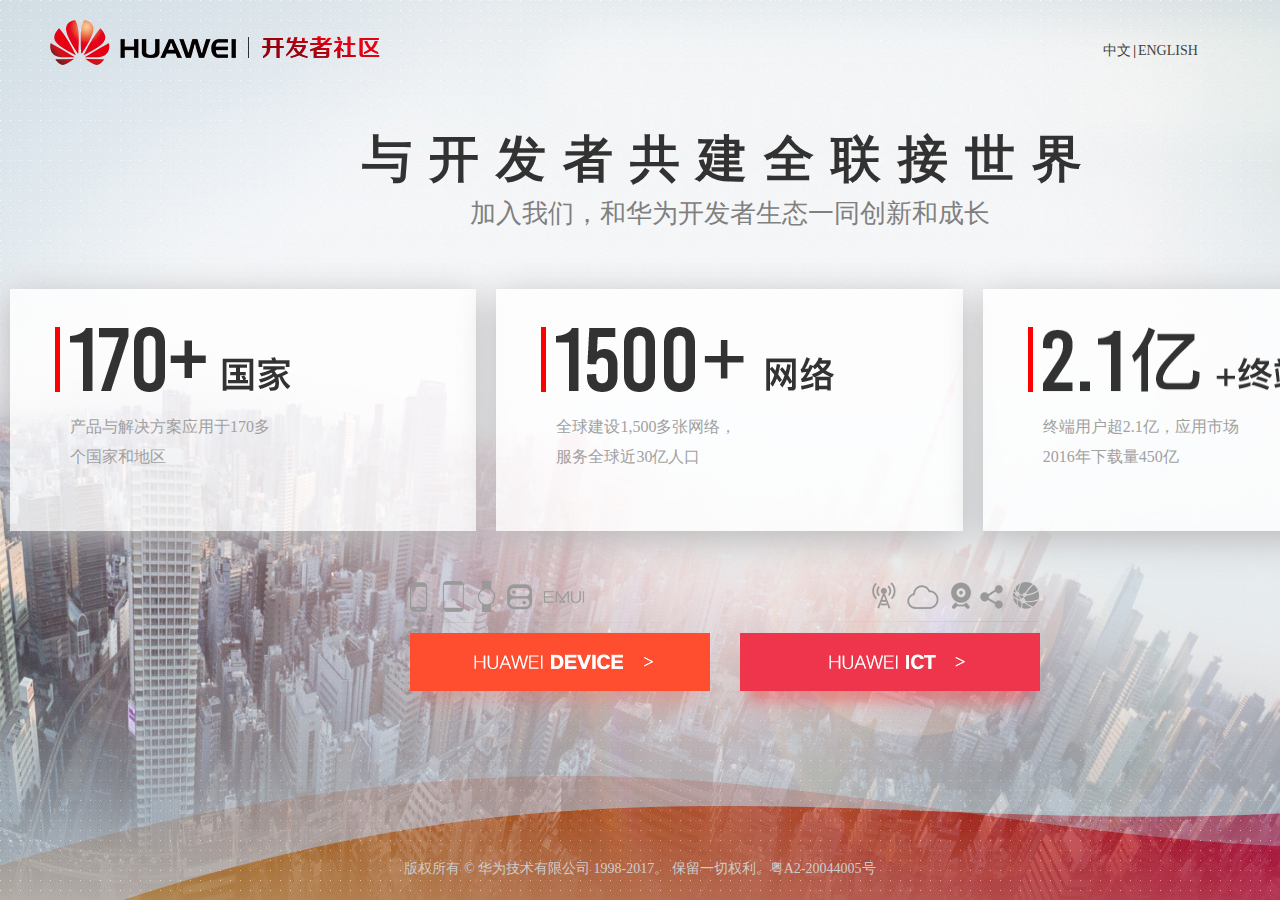
<file: PC_HW/HV-kfz.html>
<!DOCTYPE HTML>
<html>
<head>
<meta http-equiv="Content-Type" content="text/html; charset=utf-8">
<title>华为开发者社区-华为ICT能力开放与终端能力开放的综合性交流支持平台</title>
<link rel="stylesheet" type="text/css" href="css/hw-kfz.css">
</head>

<body>
<Div class="hw-kfz">
	<!--头部-->
	<div class="kfz-top">
    	<div class="top-logo">
    		<a href="index.html"><img src="imgs2/logo_ch.png"></a>
        </div>
        <div class="top-text">
        	<span>中文</span>|<span>ENGLISH</span>
        </div>
    </div>
    <!--正文-->
    <div class="hw">
    	<div class="hw-zw">
        	<!--正文大字-->
        	<span class="zw-text1">与开发者共建全联接世界</span><br>
        	<span class="zw-text2">加入我们，和华为开发者生态一同创新和成长</span>
            <!--文本框架-->
            <div class="zw">
                <div class="zw-gj">
                	<div class="zw-gj-img">
                    	<img src="imgs2/170ch.png">
                    </div>
                    <p>产品与解决方案应用于170多<br>个国家和地区</p>
                </div>
                <div class="zw-gj">
                	<div class="zw-gj-img">
                    	<img src="imgs2/1500ch.png" class="img2">
                    </div>
                    <p>全球建设1,500多张网络， <br>服务全球近30亿人口</p>
                </div>
                <div class="zw-gj">
                	<div class="zw-gj-img">
                    	<img src="imgs2/cn.png" class="img3">
                    </div>
                    <p>终端用户超2.1亿，应用市场<br>2016年下载量450亿</p>
                </div>
            </div>
            <!--图标按钮-->
            <div class="hw-nn">
            	<div class="nn">
                    <div class="nn-1">
                        <img src="imgs2/bbs_device.png" class="nn-img1">
                        <img src="imgs2/bbs_bt02.png" class="nn-img2">
                    </div>
                    
                    <div class="nn-1">
                        <img src="imgs2/bbs_ict.png" class="nn-img1">
                        <img src="imgs2/bbs_bt01.png" class="nn-img2">
                    </div>
                </div>
            </div>
        </div>
        <!--底部声明-->	
        <div class="hw-footer">
        	<p>版权所有 &copy; 华为技术有限公司 1998-2017。 保留一切权利。粤A2-20044005号</p>
        </div>
    </div>
</Div>
</body>
</html>
</file>
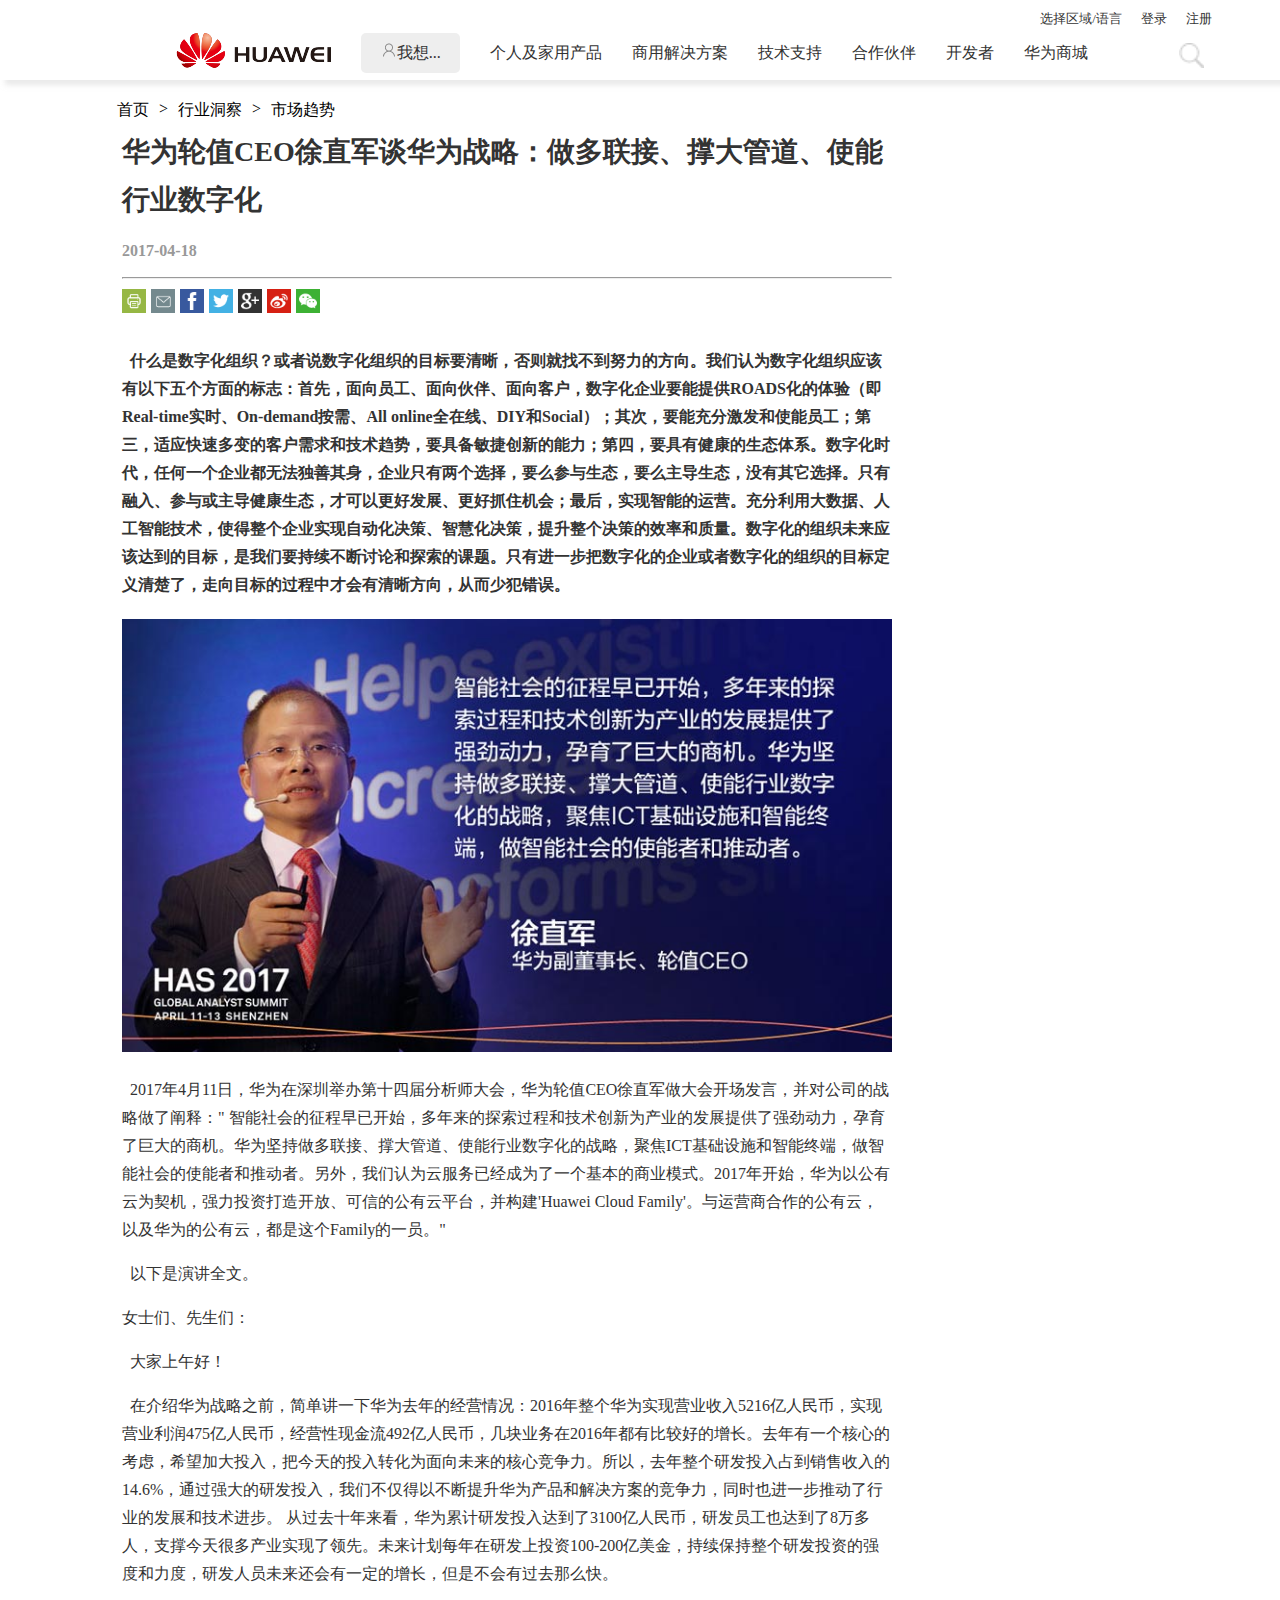
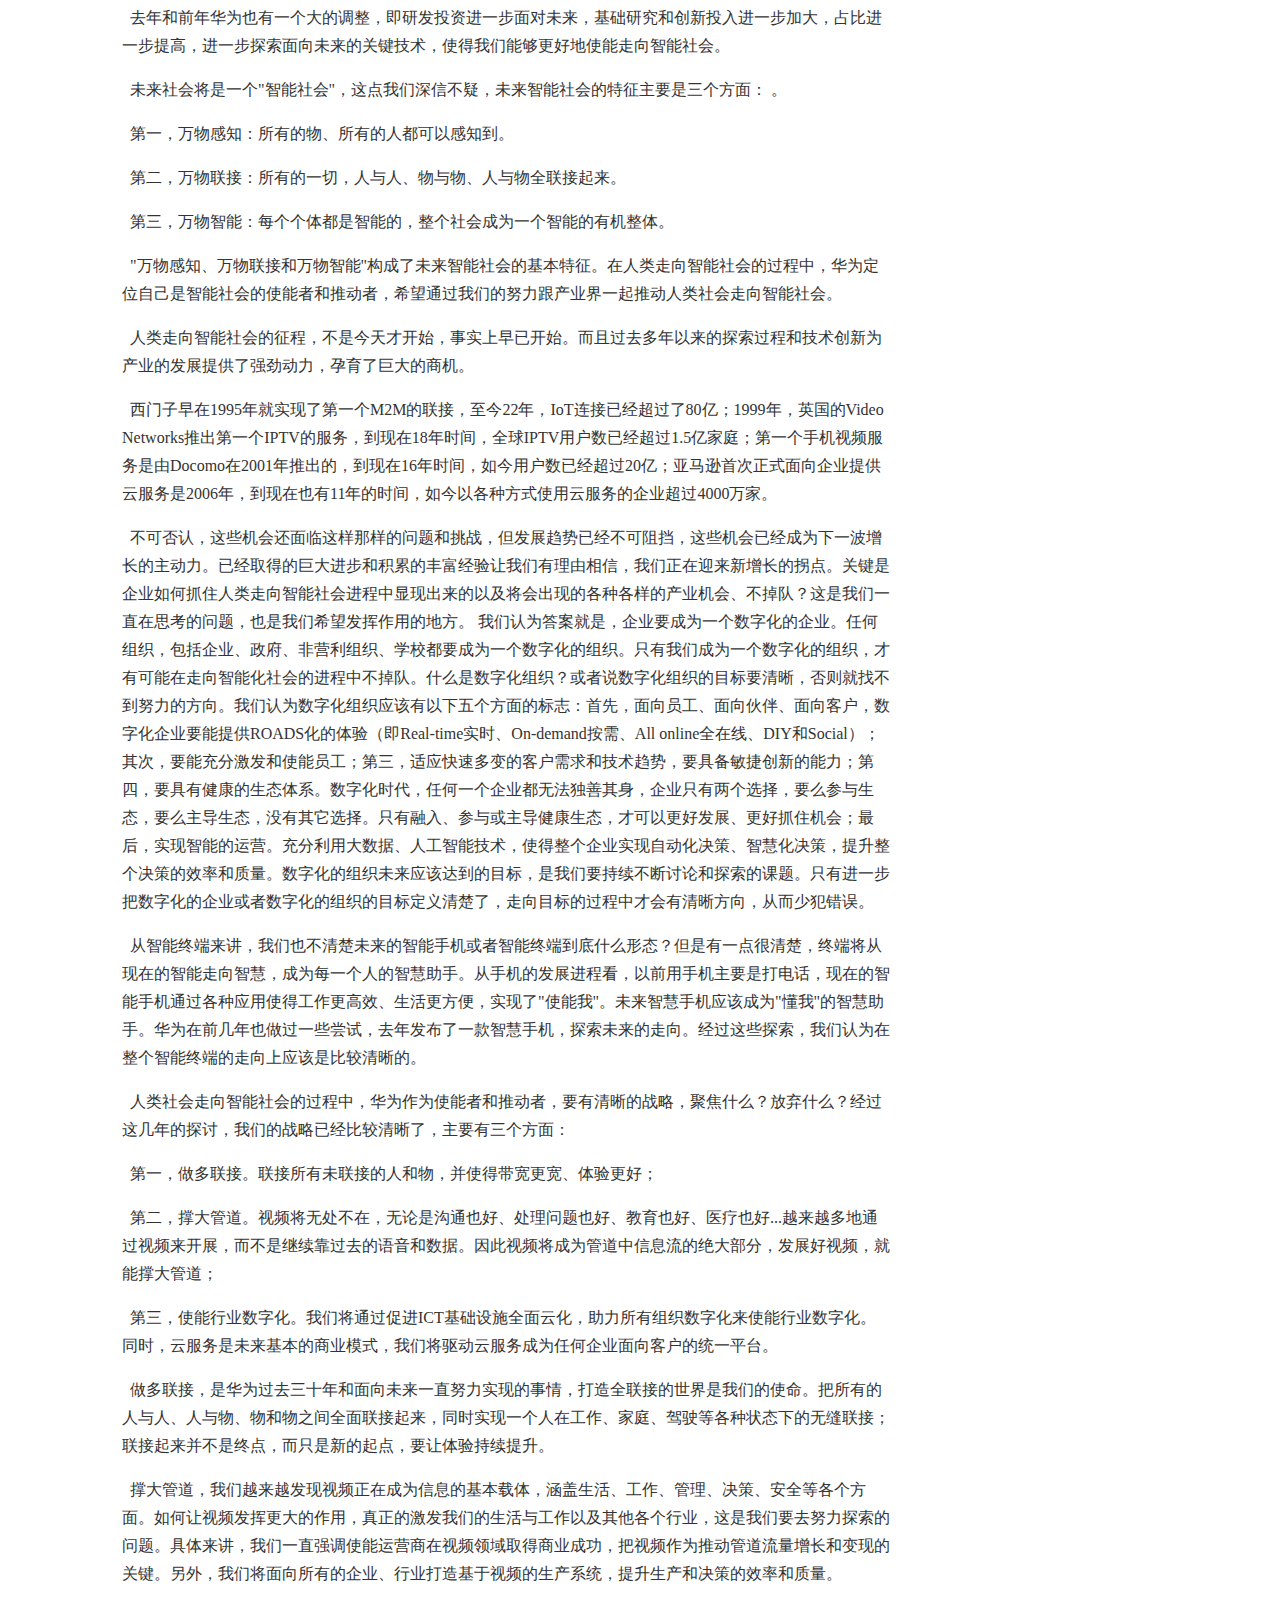
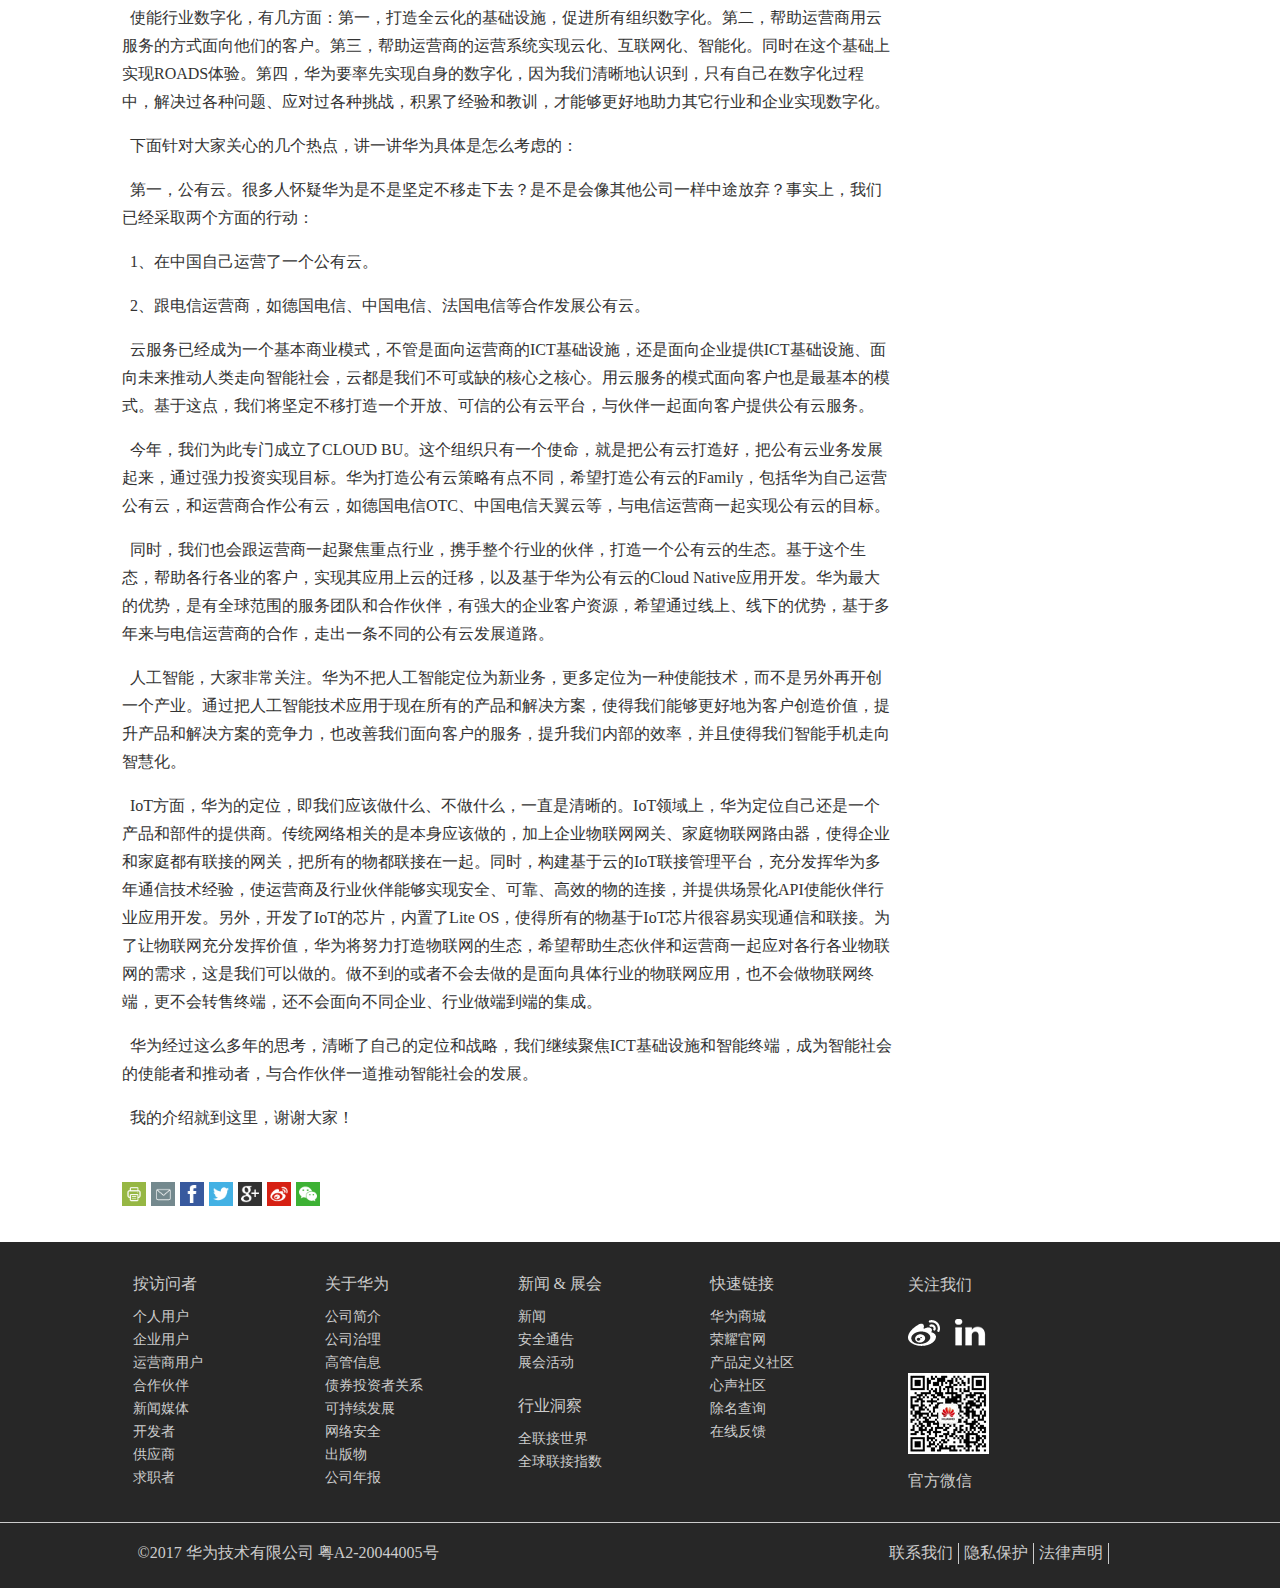
<file: PC_HW/HV-scqs.html>
<!DOCTYPE HTML>
<html>
<head>
<meta http-equiv="Content-Type" content="text/html; charset=utf-8">
<title>华为轮值CEO徐直军谈华为战略：做多联接、撑大管道、使能行业数字化 - 华为行业洞察</title>
<link rel="stylesheet" type="text/css" href="css/ydczwl.css">
<script type="text/javascript" src="js/zy.js"></script>
</head>

<body>
<!--头部导航-->
<div class="tb-wrp" id="tbdw">
	<div class="tb-dl">
    	<span>选择区域/语言</span>
        <span>登录</span>
        <span>注册</span>
    </div>
    <div class="tb-dh">
    	<a href="index.html"><img src="imgs/logo.png" class="tb-dh-tu1"></a>
        <ul class="tb-dh-ul">
        	<li id="xl1">
        	  <div class="tb-dh-ul-li1"><img src="imgs/dl.png">我想...</div></li>
            <li id="xl3">个人及家用产品</li>
            <li id="xl5">商用解决方案 </li>
            <li id="xl7">技术支持</li>
            <li id="xl9">合作伙伴</li>
            <a href="HV-kfz.html"><li>开发者</li></a>
            <a href="HV-sc.html"><li>华为商城</li></a>
        </ul>
        <img src="imgs/ss.png" class="tb-dh-tu2">
    </div>
    <!--下拉菜单-->
	<div class="xlcd1" id="xl2">
    	<div class="xlcd1-qk">
        	<div class="xlcd1-qk-1">
            	<ul class="xlcd1-qk-4-ul">
                	<li>联系华为</li>
                    <li>关注华为动态</li>
                    <li>提出产品建议</li>
                    <li>加入华为</li>
                    <li>在线反馈</li>
                </ul>
            </div>
            <div class="xlcd1-qk-4">
            	<img src="imgs/nav_cbg9-21.png" class="xlcd1-qk-4-tu">
                <ul class="xlcd1-qk-4-ul">
                	<li>了解行业热点</li>
                    <li>了解运营商解决方案</li>
                    <li>查找运营商相关产品</li>
                    <li>了解运营商服务</li>
                    <li class="xlcd1-qk-4-ul-li1">访问运营商业务网站&gt;</li>
                </ul>

            </div>
            <div class="xlcd1-qk-4">
            	<img src="imgs/nav_ebg.png" class="xlcd1-qk-4-tu">
                <ul class="xlcd1-qk-4-ul">
                	<li>提交购买需求</li>
                    <li>查看成功案例</li>
                    <li>查找营销资料</li>
                    <li>成为渠道合作伙伴</li>
                    <li class="xlcd1-qk-4-ul-li1">访问企业业务网站&gt;</li>
                </ul>

            </div>
            <div class="xlcd1-qk-4">
            	<img src="imgs/nav_p10.png" class="xlcd1-qk-4-tu">
                <ul class="xlcd1-qk-4-ul">
                	<li>浏览智能手机</li>
                    <li>购买手机产品</li>
                    <li>获取技术支持</li>
                    <li>查找销售门面</li>
                    <li class="xlcd1-qk-4-ul-li1">访问消费者网站&gt;</li>
                </ul>
            </div>
        </div>
    </div>
    
    <div class="xlcd2" id="xl4">
        	<ul class="xlcc2-qk">
            	<li>
                	<h3>智能手机</h3>
                    <img src="imgs/nav_p10.png">
                    <h4>HUAWEI P10</h4>
                    <span>查看更多&gt;</span>
                </li>
                <li>
                	<h3>笔记本&amp;电脑</h3>
                    <img src="imgs/dropmenu2.png">
                    <h4>MateBook P10</h4>
                    <span>查看更多&gt;</span>
                </li>
                <li>
                	<h3>穿戴设备</h3>
                    <img src="imgs/dropmenu3.png">
                    <h4>TalkBand B3</h4>
                    <span>查看更多&gt;</span>
                </li>
                <li>
                	<h3>移动宽带</h3>
                    <img src="imgs/dropmenu4.png">
                    <h4>随行WIFI Plus</h4>
                    <span>查看更多&gt;</span>
                </li>
                <li>
                	<h3>智能家具</h3>
                    <img src="imgs/dropmenu5.png">
                    <h4>华为路由器Q1</h4>
                    <span>查看更多&gt;</span>
                </li>
                <li>
                	<h3>配件</h3>
                    <img src="imgs/dropmenu6.png">
                    <h4>VR眼镜</h4>
                    <span>查看更多&gt;</span>
                </li>
            </ul>
    </div>
    
    
    <div class="xlcd3" id="xl6">
    	<ul class="xlcc3-qk">
        	<li>
                <h3>热点话题</h3>
                <p>使能视频商业成功</p>
                <p>以云服务方式使能垂直行业</p>
                <p>敏捷数字化运营</p>
                <p>全云化网络支持5G发展</p>
                <p>最大化网络价值</p>
                <p>软件定义网络（SDN）</p>
                <p>精简IT，敏捷商道</p>
                <p>物联网，驱动行业创新</p>
            </li>
            <li>
            	<h3>行业</h3>
                <p>公共安全</p>
                <p>政务</p>
                <p>交通</p>
                <p>电力</p>
                <p>金融</p>
                <p>影视传媒</p>
                <p>教育</p>
                <span>查看更多&gt;</span>
            </li>
            <li>
            	<h3>企业产品及服务</h3>
                <p>交换机</p>
                <p>路由器</p>
                <p>WLAN</p>
                <p>服务器</p>
                <p>存储</p>
                <p>云计算</p>
                <p>数据中心能源</p>
                <p>服务</p>
                <span>查看更多&gt;</span>
            </li>
            <li>
            	<h3>运营商产品及服务</h3>
			    <p>无线网络</p>
                <p>固定网络</p>
                <p>云核心网</p>
                <p>电信软件</p>
                <p>IT基础设施</p>
                <p>网络能源</p>
                <p>全球服务</p>
                <span>查看更多&gt;</span>
            </li>
            <li>
            	<h3>其他产品</h3>
                <p>智能光伏</p>
            </li>
        </ul>
    </div>
    
    <div class="xlcd4" id="xl8">
    	<ul class="xlcc3-qk">
        	<li>
                <h3>消费者</h3>
                <p>寄修服务</p>
                <p>预约服务</p>
                <p>保修状态查询</p>
                <p>保修政策</p>
                <p>花粉俱乐部</p>
                <p>服务中心（SDN）</p>
                <p>升级软件应用</p>
                <span>查看更多&gt;</span>
            </li>
            <li>
            	<h3>企业用户</h3>
                <p>技术支持</p>
                <p>软件下载</p>
                <p>互动社区</p>
                <p>工具</p>
                <p>文档查找</p>
                <p>案例库</p>
                <p>华为培训与认证</p>
                <span>查看更多&gt;</span>
                
            </li>
            <li>
            	<h3>运营商用户</h3>
                <p>技术支持</p>
                <p>软件下载</p>
                <p>工具</p>
                <p>知识库</p>
                <p>公告</p>
                <p>互动社区</p>
                <p>智能问答</p>
                <span>查看更多&gt;</span>
            </li>
            <li class="xl4-li">
            	<img src="imgs/group_nav_support.jpg">
                <p>在线技术支持、软件下载、文档共享，无论您遇到任何问题，我们都将随时为您提供服务。</p>
            </li>
        </ul>
    </div>
    
    <div class="xlcd5" id="xl0">
    	<ul class="xlcc3-qk">
        	<li>
                <h3>合作伙伴计划</h3>
                <p>渠道伙伴政策</p>
                <p>华为技术认证</p>
                <p>企业业务解决方案伙伴计划</p>
                <p>运营商解决方案伙伴计划</p>
                <p>服务合作伙伴计划</p>
            </li>
            <li class="xl5-li1">
            	<h3>合作伙伴展示</h3>
                <p>渠道伙伴</p>
                <p>联盟伙伴</p>
                <p>Marketplace</p>
                <p>兼容性列表</p>
            </li>
            <li class="xl5-li1">
            	<h3>联系合作伙伴</h3>
                <p>查找经销商</p>
                <p>查找服务商</p>
                <p>查找解决方案伙伴</p>
            </li>
            <li class="xl5-li1">
            	<h3>获取资源</h3>
			    <p>合作伙伴大学</p>
            </li>
            <li class="xl5-li">
                <p>渠道伙伴系统登录</p>
                <p>解决方案伙伴系统登录</p>
                <p>企业用户合作伙伴门户</p>
            </li>
        </ul>
    </div>
</div>
<!--文档-->
<div class="wd-bt">
	<ul class="wd-ht-ul">
    	<li>首页</li>
        <li>&gt;</li>
        <li>行业洞察</li>
        <li>&gt;</li>
        <li>市场趋势</li>
    </ul>
    <div class="wb-kj">
	<div class="wb-p">
        	<h2>华为轮值CEO徐直军谈华为战略：做多联接、撑大管道、使能行业数字化</h2>
            <h5>2017-04-18</h5>
            <hr>
            <Div class="wb-bb">
            	<Div class="tb1">
                	<img src="imgs3/dy.png">
                </Div>
            	<Div class="tb1">
                	<img src="imgs3/x.png">
                </Div>
            	<Div class="tb1">
                	<img src="imgs3/ls.png">
                </Div>
            	<Div class="tb1">
                	<img src="imgs3/twitter.png">
                </Div>
            	<Div class="tb1">
                	<img src="imgs3/g+.png">
                </Div>
            	<Div class="tb1">
                	<img src="imgs3/weibo.png">
                </Div>
            	<Div class="tb1">
                	<img src="imgs3/weixin.png">
                </Div>
            </Div>
      	<strong>&nbsp;&nbsp;什么是数字化组织？或者说数字化组织的目标要清晰，否则就找不到努力的方向。我们认为数字化组织应该有以下五个方面的标志：首先，面向员工、面向伙伴、面向客户，数字化企业要能提供ROADS化的体验（即Real-time实时、On-demand按需、All online全在线、DIY和Social）；其次，要能充分激发和使能员工；第三，适应快速多变的客户需求和技术趋势，要具备敏捷创新的能力；第四，要具有健康的生态体系。数字化时代，任何一个企业都无法独善其身，企业只有两个选择，要么参与生态，要么主导生态，没有其它选择。只有融入、参与或主导健康生态，才可以更好发展、更好抓住机会；最后，实现智能的运营。充分利用大数据、人工智能技术，使得整个企业实现自动化决策、智慧化决策，提升整个决策的效率和质量。数字化的组织未来应该达到的目标，是我们要持续不断讨论和探索的课题。只有进一步把数字化的企业或者数字化的组织的目标定义清楚了，走向目标的过程中才会有清晰方向，从而少犯错误。</strong>
        <img src="imgs3/eric-xu-words-has-cn.jpg" class="wb-img">
        <p>&nbsp;&nbsp;2017年4月11日，华为在深圳举办第十四届分析师大会，华为轮值CEO徐直军做大会开场发言，并对公司的战略做了阐释：" 智能社会的征程早已开始，多年来的探索过程和技术创新为产业的发展提供了强劲动力，孕育了巨大的商机。华为坚持做多联接、撑大管道、使能行业数字化的战略，聚焦ICT基础设施和智能终端，做智能社会的使能者和推动者。另外，我们认为云服务已经成为了一个基本的商业模式。2017年开始，华为以公有云为契机，强力投资打造开放、可信的公有云平台，并构建'Huawei Cloud Family'。与运营商合作的公有云，以及华为的公有云，都是这个Family的一员。"</p>
        <p>&nbsp;&nbsp;以下是演讲全文。</p>
        <p>女士们、先生们：</p>
        <p>&nbsp;&nbsp;大家上午好！</p>
        <p>&nbsp;&nbsp;在介绍华为战略之前，简单讲一下华为去年的经营情况：2016年整个华为实现营业收入5216亿人民币，实现营业利润475亿人民币，经营性现金流492亿人民币，几块业务在2016年都有比较好的增长。去年有一个核心的考虑，希望加大投入，把今天的投入转化为面向未来的核心竞争力。所以，去年整个研发投入占到销售收入的14.6%，通过强大的研发投入，我们不仅得以不断提升华为产品和解决方案的竞争力，同时也进一步推动了行业的发展和技术进步。 从过去十年来看，华为累计研发投入达到了3100亿人民币，研发员工也达到了8万多人，支撑今天很多产业实现了领先。未来计划每年在研发上投资100-200亿美金，持续保持整个研发投资的强度和力度，研发人员未来还会有一定的增长，但是不会有过去那么快。</p>
        <p>&nbsp;&nbsp;去年和前年华为也有一个大的调整，即研发投资进一步面对未来，基础研究和创新投入进一步加大，占比进一步提高，进一步探索面向未来的关键技术，使得我们能够更好地使能走向智能社会。</p>
        <p>&nbsp;&nbsp;未来社会将是一个"智能社会"，这点我们深信不疑，未来智能社会的特征主要是三个方面：
。</p>
        <p>&nbsp;&nbsp;第一，万物感知：所有的物、所有的人都可以感知到。</p>
        <p>&nbsp;&nbsp;第二，万物联接：所有的一切，人与人、物与物、人与物全联接起来。</p>
        <p>&nbsp;&nbsp;第三，万物智能：每个个体都是智能的，整个社会成为一个智能的有机整体。</p>
        <p>&nbsp;&nbsp;"万物感知、万物联接和万物智能"构成了未来智能社会的基本特征。在人类走向智能社会的过程中，华为定位自己是智能社会的使能者和推动者，希望通过我们的努力跟产业界一起推动人类社会走向智能社会。</p>
        <p>&nbsp;&nbsp;人类走向智能社会的征程，不是今天才开始，事实上早已开始。而且过去多年以来的探索过程和技术创新为产业的发展提供了强劲动力，孕育了巨大的商机。</p>
        <p>&nbsp;&nbsp;西门子早在1995年就实现了第一个M2M的联接，至今22年，IoT连接已经超过了80亿；1999年，英国的Video Networks推出第一个IPTV的服务，到现在18年时间，全球IPTV用户数已经超过1.5亿家庭；第一个手机视频服务是由Docomo在2001年推出的，到现在16年时间，如今用户数已经超过20亿；亚马逊首次正式面向企业提供云服务是2006年，到现在也有11年的时间，如今以各种方式使用云服务的企业超过4000万家。</p>
        <p>&nbsp;&nbsp;不可否认，这些机会还面临这样那样的问题和挑战，但发展趋势已经不可阻挡，这些机会已经成为下一波增长的主动力。已经取得的巨大进步和积累的丰富经验让我们有理由相信，我们正在迎来新增长的拐点。关键是企业如何抓住人类走向智能社会进程中显现出来的以及将会出现的各种各样的产业机会、不掉队？这是我们一直在思考的问题，也是我们希望发挥作用的地方。 我们认为答案就是，企业要成为一个数字化的企业。任何组织，包括企业、政府、非营利组织、学校都要成为一个数字化的组织。只有我们成为一个数字化的组织，才有可能在走向智能化社会的进程中不掉队。什么是数字化组织？或者说数字化组织的目标要清晰，否则就找不到努力的方向。我们认为数字化组织应该有以下五个方面的标志：首先，面向员工、面向伙伴、面向客户，数字化企业要能提供ROADS化的体验（即Real-time实时、On-demand按需、All online全在线、DIY和Social）；其次，要能充分激发和使能员工；第三，适应快速多变的客户需求和技术趋势，要具备敏捷创新的能力；第四，要具有健康的生态体系。数字化时代，任何一个企业都无法独善其身，企业只有两个选择，要么参与生态，要么主导生态，没有其它选择。只有融入、参与或主导健康生态，才可以更好发展、更好抓住机会；最后，实现智能的运营。充分利用大数据、人工智能技术，使得整个企业实现自动化决策、智慧化决策，提升整个决策的效率和质量。数字化的组织未来应该达到的目标，是我们要持续不断讨论和探索的课题。只有进一步把数字化的企业或者数字化的组织的目标定义清楚了，走向目标的过程中才会有清晰方向，从而少犯错误。</p>
        <p>&nbsp;&nbsp;从智能终端来讲，我们也不清楚未来的智能手机或者智能终端到底什么形态？但是有一点很清楚，终端将从现在的智能走向智慧，成为每一个人的智慧助手。从手机的发展进程看，以前用手机主要是打电话，现在的智能手机通过各种应用使得工作更高效、生活更方便，实现了"使能我"。未来智慧手机应该成为"懂我"的智慧助手。华为在前几年也做过一些尝试，去年发布了一款智慧手机，探索未来的走向。经过这些探索，我们认为在整个智能终端的走向上应该是比较清晰的。</p>
        <p>&nbsp;&nbsp;人类社会走向智能社会的过程中，华为作为使能者和推动者，要有清晰的战略，聚焦什么？放弃什么？经过这几年的探讨，我们的战略已经比较清晰了，主要有三个方面：</p>
        <p>&nbsp;&nbsp;第一，做多联接。联接所有未联接的人和物，并使得带宽更宽、体验更好；</p>
        <p>&nbsp;&nbsp;第二，撑大管道。视频将无处不在，无论是沟通也好、处理问题也好、教育也好、医疗也好...越来越多地通过视频来开展，而不是继续靠过去的语音和数据。因此视频将成为管道中信息流的绝大部分，发展好视频，就能撑大管道；</p>
        <p>&nbsp;&nbsp;第三，使能行业数字化。我们将通过促进ICT基础设施全面云化，助力所有组织数字化来使能行业数字化。    同时，云服务是未来基本的商业模式，我们将驱动云服务成为任何企业面向客户的统一平台。</p>
        <p>&nbsp;&nbsp;做多联接，是华为过去三十年和面向未来一直努力实现的事情，打造全联接的世界是我们的使命。把所有的人与人、人与物、物和物之间全面联接起来，同时实现一个人在工作、家庭、驾驶等各种状态下的无缝联接；联接起来并不是终点，而只是新的起点，要让体验持续提升。</p>
        <p>&nbsp;&nbsp;撑大管道，我们越来越发现视频正在成为信息的基本载体，涵盖生活、工作、管理、决策、安全等各个方面。如何让视频发挥更大的作用，真正的激发我们的生活与工作以及其他各个行业，这是我们要去努力探索的问题。具体来讲，我们一直强调使能运营商在视频领域取得商业成功，把视频作为推动管道流量增长和变现的关键。另外，我们将面向所有的企业、行业打造基于视频的生产系统，提升生产和决策的效率和质量。</p>
        <p>&nbsp;&nbsp;使能行业数字化，有几方面：第一，打造全云化的基础设施，促进所有组织数字化。第二，帮助运营商用云服务的方式面向他们的客户。第三，帮助运营商的运营系统实现云化、互联网化、智能化。同时在这个基础上实现ROADS体验。第四，华为要率先实现自身的数字化，因为我们清晰地认识到，只有自己在数字化过程中，解决过各种问题、应对过各种挑战，积累了经验和教训，才能够更好地助力其它行业和企业实现数字化。</p>
        <p>&nbsp;&nbsp;下面针对大家关心的几个热点，讲一讲华为具体是怎么考虑的：</p>
        <p>&nbsp;&nbsp;第一，公有云。很多人怀疑华为是不是坚定不移走下去？是不是会像其他公司一样中途放弃？事实上，我们已经采取两个方面的行动：</p>
        <p>&nbsp;&nbsp;1、在中国自己运营了一个公有云。</p>
        <p>&nbsp;&nbsp;2、跟电信运营商，如德国电信、中国电信、法国电信等合作发展公有云。</p>
        <p>&nbsp;&nbsp;云服务已经成为一个基本商业模式，不管是面向运营商的ICT基础设施，还是面向企业提供ICT基础设施、面向未来推动人类走向智能社会，云都是我们不可或缺的核心之核心。用云服务的模式面向客户也是最基本的模式。基于这点，我们将坚定不移打造一个开放、可信的公有云平台，与伙伴一起面向客户提供公有云服务。</p>
        <p>&nbsp;&nbsp;今年，我们为此专门成立了CLOUD BU。这个组织只有一个使命，就是把公有云打造好，把公有云业务发展起来，通过强力投资实现目标。华为打造公有云策略有点不同，希望打造公有云的Family，包括华为自己运营公有云，和运营商合作公有云，如德国电信OTC、中国电信天翼云等，与电信运营商一起实现公有云的目标。</p>
        <p>&nbsp;&nbsp;同时，我们也会跟运营商一起聚焦重点行业，携手整个行业的伙伴，打造一个公有云的生态。基于这个生态，帮助各行各业的客户，实现其应用上云的迁移，以及基于华为公有云的Cloud Native应用开发。华为最大的优势，是有全球范围的服务团队和合作伙伴，有强大的企业客户资源，希望通过线上、线下的优势，基于多年来与电信运营商的合作，走出一条不同的公有云发展道路。</p>
        <p>&nbsp;&nbsp;人工智能，大家非常关注。华为不把人工智能定位为新业务，更多定位为一种使能技术，而不是另外再开创一个产业。通过把人工智能技术应用于现在所有的产品和解决方案，使得我们能够更好地为客户创造价值，提升产品和解决方案的竞争力，也改善我们面向客户的服务，提升我们内部的效率，并且使得我们智能手机走向智慧化。</p>
        <p>&nbsp;&nbsp;IoT方面，华为的定位，即我们应该做什么、不做什么，一直是清晰的。IoT领域上，华为定位自己还是一个产品和部件的提供商。传统网络相关的是本身应该做的，加上企业物联网网关、家庭物联网路由器，使得企业和家庭都有联接的网关，把所有的物都联接在一起。同时，构建基于云的IoT联接管理平台，充分发挥华为多年通信技术经验，使运营商及行业伙伴能够实现安全、可靠、高效的物的连接，并提供场景化API使能伙伴行业应用开发。另外，开发了IoT的芯片，内置了Lite OS，使得所有的物基于IoT芯片很容易实现通信和联接。为了让物联网充分发挥价值，华为将努力打造物联网的生态，希望帮助生态伙伴和运营商一起应对各行各业物联网的需求，这是我们可以做的。做不到的或者不会去做的是面向具体行业的物联网应用，也不会做物联网终端，更不会转售终端，还不会面向不同企业、行业做端到端的集成。</p>
        <p>&nbsp;&nbsp;华为经过这么多年的思考，清晰了自己的定位和战略，我们继续聚焦ICT基础设施和智能终端，成为智能社会的使能者和推动者，与合作伙伴一道推动智能社会的发展。</p>
        <p>&nbsp;&nbsp;我的介绍就到这里，谢谢大家！</p>
         <Div class="wb-bb" id="wb-bb2">
            	<Div class="tb1">
                	<img src="imgs3/dy.png">
                </Div>
            	<Div class="tb1">
                	<img src="imgs3/x.png">
                </Div>
            	<Div class="tb1">
                	<img src="imgs3/ls.png">
                </Div>
            	<Div class="tb1">
                	<img src="imgs3/twitter.png">
                </Div>
            	<Div class="tb1">
                	<img src="imgs3/g+.png">
                </Div>
            	<Div class="tb1">
                	<img src="imgs3/weibo.png">
                </Div>
            	<Div class="tb1">
                	<img src="imgs3/weixin.png">
                </Div>
            </Div>
      </div>
    </div>
</div>

<!--底部申明-->
<div class="footer">
	<div class="foot-top">
        <div class="foot-left">
            <ul>
                <li class="li-da">按访问者</li>
                <li>个人用户</li>
                <li>企业用户</li>
                <li>运营商用户</li>
                <li>合作伙伴</li>
                <li>新闻媒体</li>
                <li>开发者</li>
                <li>供应商</li>
                <li>求职者</li>
            </ul>
            <ul>
                <li class="li-da">关于华为</li>
                <li>公司简介</li>
                <li>公司治理</li>
                <li>高管信息</li>
                <li>债券投资者关系</li>
                <li>可持续发展</li>
                <li>网络安全</li>
                <li>出版物</li>
                <li>公司年报</li>
            </ul>
            <ul>
                <li class="li-da">新闻 & 展会</li>
                <li>新闻</li>
                <li>安全通告</li>
                <li>展会活动</li>
                <li class="li-da2">行业洞察</li>
                <li>全联接世界</li>
                <li>全球联接指数</li>
            </ul>
            <ul>
                <li class="li-da">快速链接</li>
                <li>华为商城</li>
                <li>荣耀官网</li>
                <li>产品定义社区</li>
                <li>心声社区</li>
                <li>除名查询</li>
                <li>在线反馈</li>
            </ul>
        </div>
        <div class="foot-right">
        	<p>关注我们</p>
            <img src="imgs/logo3.png">
            <img src="imgs/logo2.png" class="foot-img2"><br>
            <img src="imgs/hw_408955.jpg" class="foot-img3">
            <p>官方微信</p>
        </div>
    </div>
    <hr class="foot-hr">
   	<div class="foot-bottom">
    	<p>&copy;2017 华为技术有限公司    粤A2-20044005号</p>
        <ul class="foot-bottom-ul">
        	<li>法律声明</li>
            <li>隐私保护</li>
            <li>联系我们</li>
        </ul>
    </div>
</div> 
</body>
</html>
</file>
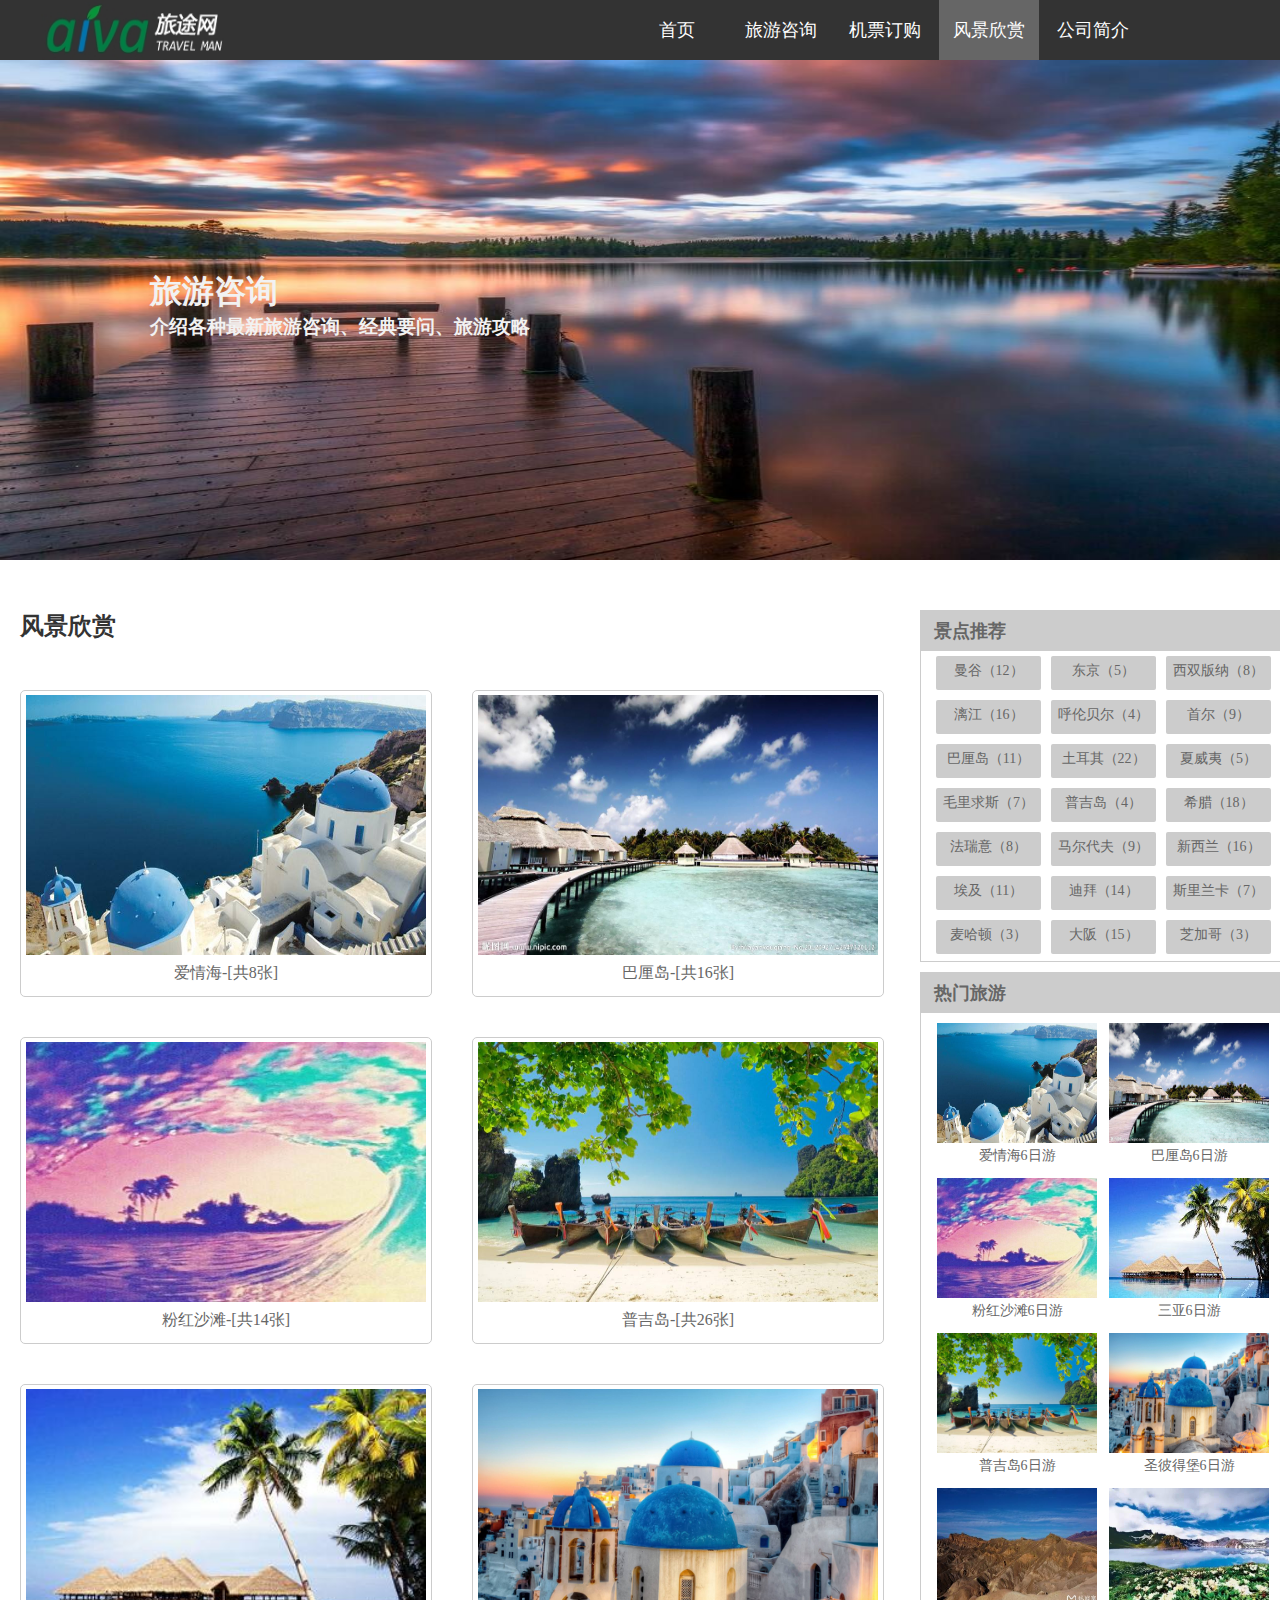
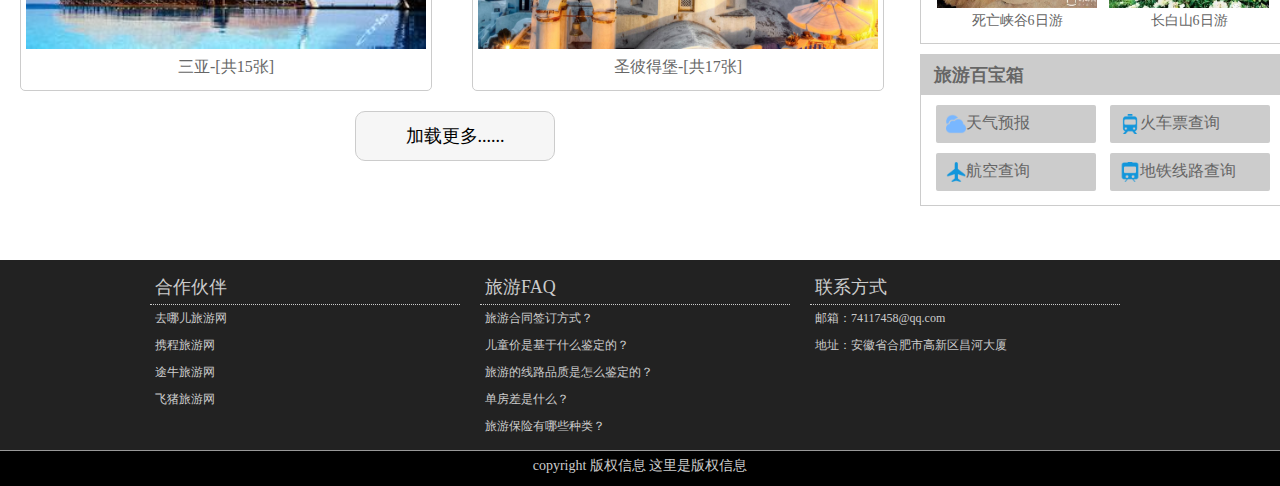
<file: PC_lY/fengjing.html>
<!DOCTYPE HTML>
<html>
<head>
<meta http-equiv="Content-Type" content="text/html; charset=utf-8">
<title>风景欣赏</title>
<link rel="stylesheet" type="text/css" href="css/fjxs.css">
</head>

<body>
<!--这是导航栏-->
<header>
<div class="header">
  <div class="hd1">
 <img src="tp/tubiao.png">
  </div>
      <div class="hd2">
        <ul>
         <li><a href="index.html">&#160;首页&#160;</a></li>
         <li ><a href="zixun.html">旅游咨询</a></li>
         <li><a href="jipiao.html">机票订购</a></li>
         <li class="hd2li"><a href="fengjing.html">风景欣赏</a></li>
         <li><a href="jieshao.html">公司简介</a></li>
        </ul>
      </div>
 </div>     
</header>

<!--这是头部-->
<div class="input">
   <div class="ip">
     <h1>旅游咨询</h1>
     <h3>介绍各种最新旅游咨询、经典要问、旅游攻略</h3>
   </div>
</div>

<!--正文-->
<div class="zwbj">
   <!--左侧-->
   <div class="zwzc">
      <div class="zc1">
           <b>风景欣赏</b>
      </div>
      <div class="zc2">
         <ul class="zc2ul1">
             <li>
              <img src="tp/aiqinghai.jpg" width="400" height="260">
               爱情海-[共8张]
             </li>
             <li>
              <img src="tp/bailidao.jpg" width="400" height="260">
               巴厘岛-[共16张]
             </li>
             <li>
              <img src="tp/fenghongshatan.jpg" width="400" height="260">
               粉红沙滩-[共14张]
             </li>
             <li>
              <img src="tp/pujidao.jpg" width="400" height="260">
               普吉岛-[共26张]
             </li>
             <li>
              <img src="tp/sanya.jpg" width="400" height="260">
               三亚-[共15张]
             </li>
             <li>
              <img src="tp/shengtuolini.jpg" width="400" height="260">
               圣彼得堡-[共17张]
             </li>
         </ul>
         <ul class="zc2ul2">
            <li>
              <button type="submit" name="submit" class="ip2">加载更多......</button>
            </li>
         </ul>
      </div>
   </div>
 <!--右侧-->
   <div class="zwyc">
   
      <!--景点推荐-->
    <div class="jdtj">
          <div class="jdtj1">
          <p><b>景点推荐</b></p>
          </div>
          <div class="jdtj2">
          <ul>
            <li>曼谷（12）</li>
            <li>东京（5）</li>
            <li>西双版纳（8）</li>
            <li>漓江（16）</li>
            <li>呼伦贝尔（4）</li>
            <li>首尔（9）</li>
            <li>巴厘岛（11）</li>
            <li>土耳其（22）</li>
            <li>夏威夷（5）</li>
            <li>毛里求斯（7）</li>
            <li>普吉岛（4）</li>
            <li>希腊（18）</li>
            <li>法瑞意（8）</li>
            <li>马尔代夫（9）</li>
            <li>新西兰（16）</li>
            <li>埃及（11）</li>
            <li>迪拜（14）</li>
            <li>斯里兰卡（7）</li>
            <li>麦哈顿（3）</li>
            <li>大阪（15）</li>
            <li>芝加哥（3）</li>
          </ul>
          </div>
      </div>
      
      <!--热门旅游-->
      <div class="rmly">
         <div class="rmly1">
         <p><b>热门旅游</b></p>
         </div>
         <div class="rmly2">
            <ul>
               <li>
               <img src="tp/aiqinghai.jpg" width="160" height="120"><br>
               爱情海6日游
               </li>
               <li>
               <img src="tp/bailidao.jpg" width="160" height="120"><br>
               巴厘岛6日游
               </li>
               <li>
               <img src="tp/fenghongshatan.jpg" width="160" height="120"><br>
               粉红沙滩6日游
               </li>
               <li>
               <img src="tp/sanya.jpg" width="160" height="120"><br>
               三亚6日游
               </li>
               <li>
               <img src="tp/pujidao.jpg" width="160" height="120"><br>
               普吉岛6日游
               </li>
               <li>
               <img src="tp/shengtuolini.jpg" width="160" height="120"><br>
               圣彼得堡6日游
               </li>
               <li>
               <img src="tp/siwangdao.jpg" width="160" height="120"><br>
               死亡峡谷6日游
               </li>
               <li>
               <img src="tp/changbaishang.jpg" width="160" height="120"><br>
               长白山6日游
               </li>
            </ul>
         </div>
      </div>
      
      <!--旅游百宝箱-->
      <div class="lybbx">
          <div class="lybbx1">
          <p><b>旅游百宝箱</b></p>
          </div>
          <div class="lybbx2">
             <ul>
                 <li><img src="tp/tq.png">天气预报</li>
                 <li><img src="tp/hc.png">火车票查询</li>
                 <li><img src="tp/fj.png">航空查询</li>
                 <li><img src="tp/dt.png">地铁线路查询</li>
             </ul>
          </div>
      </div>
   </div>
</div>


<!--这是底部-->
<div class="footer1">
 <div class="diul">
  <div class="ul1">
    <ul>
      <li class="lida">合作伙伴</li>
      <li class="lia"><a href="http://www.qunar.com/">去哪儿旅游网</a></li>
      <li class="lia"><a href="http://www.ctrip.com/">携程旅游网</a></li>
      <li class="lia"><a href="http://www.tuniu.com/">途牛旅游网</a></li>
      <li class="lia"><a href="https://www.fliggy.com/">飞猪旅游网</a></li>
    </ul>
  </div>
  <div class="ul2">
    <ul>
      <li class="lida">旅游FAQ</li>
      <li class="lia"><a href="https://zhidao.baidu.com/question/1574036570409891420.html">旅游合同签订方式？</a></li>
      <li class="lia"><a href="https://zhidao.baidu.com/question/492503546.html">儿童价是基于什么鉴定的？</a></li>
      <li class="lia"><a href="https://zhidao.baidu.com/question/1992845405697937987.html">旅游的线路品质是怎么鉴定的？</a></li>
      <li class="lia"><a href="https://zhidao.baidu.com/question/1115031766450779779.html">单房差是什么？</a></li>
      <li class="lia"><a href="http://jingyan.baidu.com/article/bea41d435e7f9ab4c51be6ff.html">旅游保险有哪些种类？</a></li>
    </ul>
  </div>
  <div class="ul3">
    <ul>
      <li class="lida">联系方式</li>
      <li>邮箱：74117458@qq.com</li>
      <li>地址：安徽省合肥市高新区昌河大厦</li>
    </ul>
  </div>
 </div>
</div>

<div class="baixian">
</div>

<div class="footer2" align="center">
   <span class="copy1">copyright 版权信息 这里是版权信息</span>
</div>
</body>
</html>
</file>
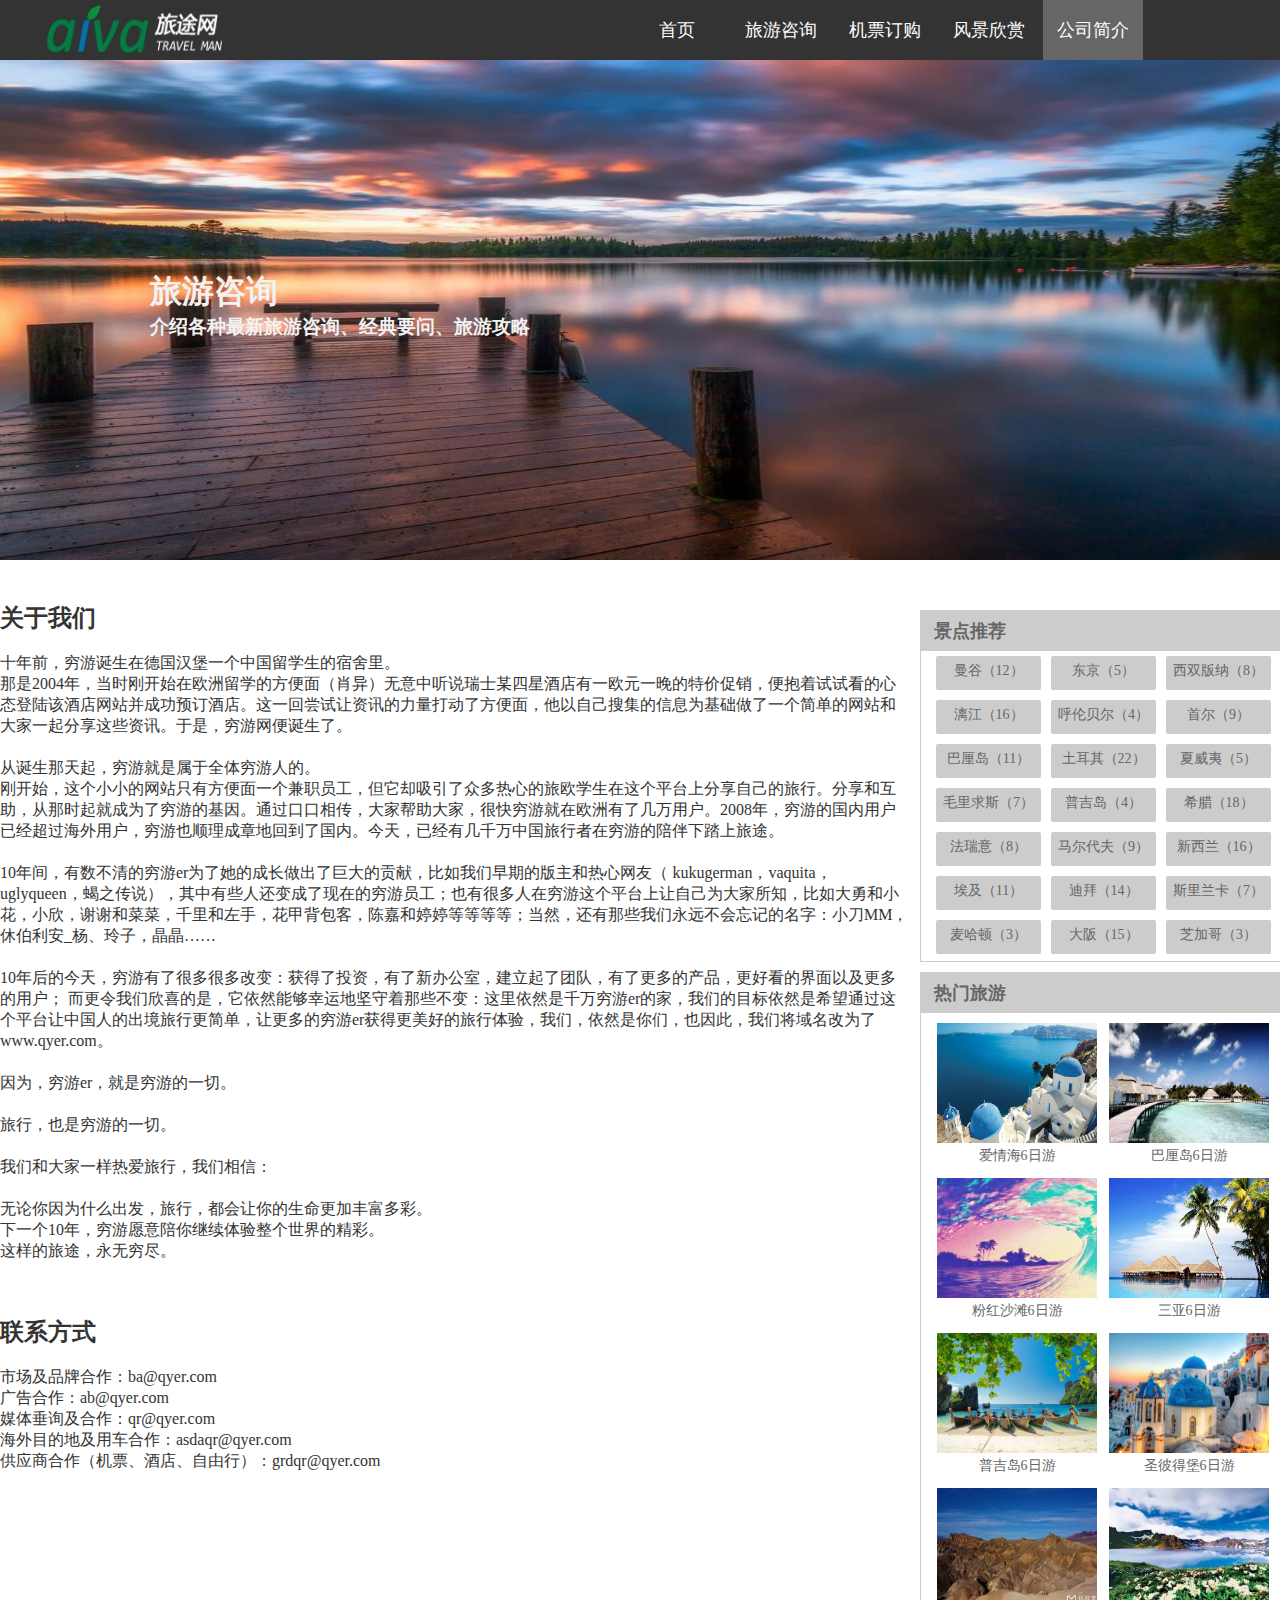
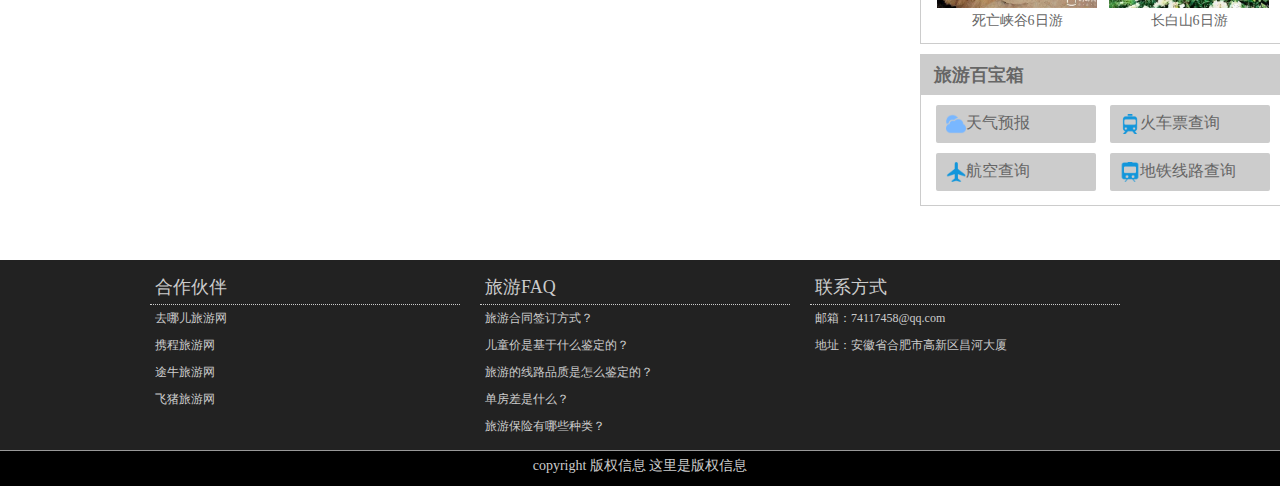
<file: PC_lY/jieshao.html>
<!DOCTYPE HTML>
<html>
<head>
<meta http-equiv="Content-Type" content="text/html; charset=utf-8">
<title>公司介绍</title>
<link rel="stylesheet" type="text/css" href="css/gsjs.css">
</head>

<body>
<!--这是导航栏-->
<header>
<div class="header">
  <div class="hd1">
 <img src="tp/tubiao.png">
  </div>
      <div class="hd2">
        <ul>
         <li><a href="index.html">&#160;首页&#160;</a></li>
         <li><a href="zixun.html">旅游咨询</a></li>
         <li><a href="jipiao.html">机票订购</a></li>
         <li><a href="fengjing.html">风景欣赏</a></li>
         <li class="hd2li"><a href="jieshao.html">公司简介</a></li>
        </ul>
      </div>
 </div>     
</header>

<!--这是头部-->
<div class="input">
   <div class="ip">
     <h1>旅游咨询</h1>
     <h3>介绍各种最新旅游咨询、经典要问、旅游攻略</h3>
   </div>
</div>

<!--正文-->
<div class="zwbj">


   <!--左侧-->
   
   <div class="zwzc">
   <span class="gywm">
   <b>关于我们</b><br><br>
   十年前，穷游诞生在德国汉堡一个中国留学生的宿舍里。<br>
   那是2004年，当时刚开始在欧洲留学的方便面（肖异）无意中听说瑞士某四星酒店有一欧元一晚的特价促销，便抱着试试看的心态登陆该酒店网站并成功预订酒店。这一回尝试让资讯的力量打动了方便面，他以自己搜集的信息为基础做了一个简单的网站和大家一起分享这些资讯。于是，穷游网便诞生了。<br><br>

从诞生那天起，穷游就是属于全体穷游人的。<br>
刚开始，这个小小的网站只有方便面一个兼职员工，但它却吸引了众多热心的旅欧学生在这个平台上分享自己的旅行。分享和互助，从那时起就成为了穷游的基因。通过口口相传，大家帮助大家，很快穷游就在欧洲有了几万用户。2008年，穷游的国内用户已经超过海外用户，穷游也顺理成章地回到了国内。今天，已经有几千万中国旅行者在穷游的陪伴下踏上旅途。<br><br>

10年间，有数不清的穷游er为了她的成长做出了巨大的贡献，比如我们早期的版主和热心网友（ kukugerman，vaquita，uglyqueen，蝎之传说），其中有些人还变成了现在的穷游员工；也有很多人在穷游这个平台上让自己为大家所知，比如大勇和小花，小欣，谢谢和菜菜，千里和左手，花甲背包客，陈嘉和婷婷等等等等；当然，还有那些我们永远不会忘记的名字：小刀MM，休伯利安_杨、玲子，晶晶……<br><br>

10年后的今天，穷游有了很多很多改变：获得了投资，有了新办公室，建立起了团队，有了更多的产品，更好看的界面以及更多的用户；
而更令我们欣喜的是，它依然能够幸运地坚守着那些不变：这里依然是千万穷游er的家，我们的目标依然是希望通过这个平台让中国人的出境旅行更简单，让更多的穷游er获得更美好的旅行体验，我们，依然是你们，也因此，我们将域名改为了www.qyer.com。<br><br> 

因为，穷游er，就是穷游的一切。<br><br>

旅行，也是穷游的一切。<br><br>

我们和大家一样热爱旅行，我们相信：<br><br>

无论你因为什么出发，旅行，都会让你的生命更加丰富多彩。<br>
下一个10年，穷游愿意陪你继续体验整个世界的精彩。<br>
这样的旅途，永无穷尽。<br></span><br><br><br>
      <span class="lxfs">
      <b>联系方式</b><br><br>
      市场及品牌合作：ba@qyer.com<br>
      广告合作：ab@qyer.com<br>
      媒体垂询及合作：qr@qyer.com<br>
      海外目的地及用车合作：asdaqr@qyer.com<br>
      供应商合作（机票、酒店、自由行）：grdqr@qyer.com
      </span>
      
   </div>
   
 <!--右侧-->
   <div class="zwyc">
   
      <!--景点推荐-->
    <div class="jdtj">
          <div class="jdtj1">
          <p><b>景点推荐</b></p>
          </div>
          <div class="jdtj2">
          <ul>
            <li>曼谷（12）</li>
            <li>东京（5）</li>
            <li>西双版纳（8）</li>
            <li>漓江（16）</li>
            <li>呼伦贝尔（4）</li>
            <li>首尔（9）</li>
            <li>巴厘岛（11）</li>
            <li>土耳其（22）</li>
            <li>夏威夷（5）</li>
            <li>毛里求斯（7）</li>
            <li>普吉岛（4）</li>
            <li>希腊（18）</li>
            <li>法瑞意（8）</li>
            <li>马尔代夫（9）</li>
            <li>新西兰（16）</li>
            <li>埃及（11）</li>
            <li>迪拜（14）</li>
            <li>斯里兰卡（7）</li>
            <li>麦哈顿（3）</li>
            <li>大阪（15）</li>
            <li>芝加哥（3）</li>
          </ul>
          </div>
      </div>
      
      <!--热门旅游-->
      <div class="rmly">
         <div class="rmly1">
         <p><b>热门旅游</b></p>
         </div>
         <div class="rmly2">
            <ul>
               <li>
               <img src="tp/aiqinghai.jpg" width="160" height="120"><br>
               爱情海6日游
               </li>
               <li>
               <img src="tp/bailidao.jpg" width="160" height="120"><br>
               巴厘岛6日游
               </li>
               <li>
               <img src="tp/fenghongshatan.jpg" width="160" height="120"><br>
               粉红沙滩6日游
               </li>
               <li>
               <img src="tp/sanya.jpg" width="160" height="120"><br>
               三亚6日游
               </li>
               <li>
               <img src="tp/pujidao.jpg" width="160" height="120"><br>
               普吉岛6日游
               </li>
               <li>
               <img src="tp/shengtuolini.jpg" width="160" height="120"><br>
               圣彼得堡6日游
               </li>
               <li>
               <img src="tp/siwangdao.jpg" width="160" height="120"><br>
               死亡峡谷6日游
               </li>
               <li>
               <img src="tp/changbaishang.jpg" width="160" height="120"><br>
               长白山6日游
               </li>
            </ul>
         </div>
      </div>
      
      <!--旅游百宝箱-->
      <div class="lybbx">
          <div class="lybbx1">
          <p><b>旅游百宝箱</b></p>
          </div>
          <div class="lybbx2">
             <ul>
                 <li><img src="tp/tq.png" width="33" height="33">天气预报</li>
                 <li><img src="tp/hc.png" width="33" height="33">火车票查询</li>
                 <li><img src="tp/fj.png" width="33" height="33">航空查询</li>
                 <li><img src="tp/dt.png" width="33" height="32">地铁线路查询</li>
             </ul>
          </div>
      </div>
   </div>
</div>


<!--这是底部-->
<div class="footer1">
 <div class="diul">
  <div class="ul1">
    <ul>
      <li class="lida">合作伙伴</li>
      <li class="lia"><a href="http://www.qunar.com/">去哪儿旅游网</a></li>
      <li class="lia"><a href="http://www.ctrip.com/">携程旅游网</a></li>
      <li class="lia"><a href="http://www.tuniu.com/">途牛旅游网</a></li>
      <li class="lia"><a href="https://www.fliggy.com/">飞猪旅游网</a></li>
    </ul>
  </div>
  <div class="ul2">
    <ul>
      <li class="lida">旅游FAQ</li>
      <li class="lia"><a href="https://zhidao.baidu.com/question/1574036570409891420.html">旅游合同签订方式？</a></li>
      <li class="lia"><a href="https://zhidao.baidu.com/question/492503546.html">儿童价是基于什么鉴定的？</a></li>
      <li class="lia"><a href="https://zhidao.baidu.com/question/1992845405697937987.html">旅游的线路品质是怎么鉴定的？</a></li>
      <li class="lia"><a href="https://zhidao.baidu.com/question/1115031766450779779.html">单房差是什么？</a></li>
      <li class="lia"><a href="http://jingyan.baidu.com/article/bea41d435e7f9ab4c51be6ff.html">旅游保险有哪些种类？</a></li>
    </ul>
  </div>
  <div class="ul3">
    <ul>
      <li class="lida">联系方式</li>
      <li>邮箱：74117458@qq.com</li>
      <li>地址：安徽省合肥市高新区昌河大厦</li>
    </ul>
  </div>
 </div>
</div>

<div class="baixian">
</div>

<div class="footer2" align="center">
   <span class="copy1">copyright 版权信息 这里是版权信息</span>
</div>
</body>
</html>
</file>
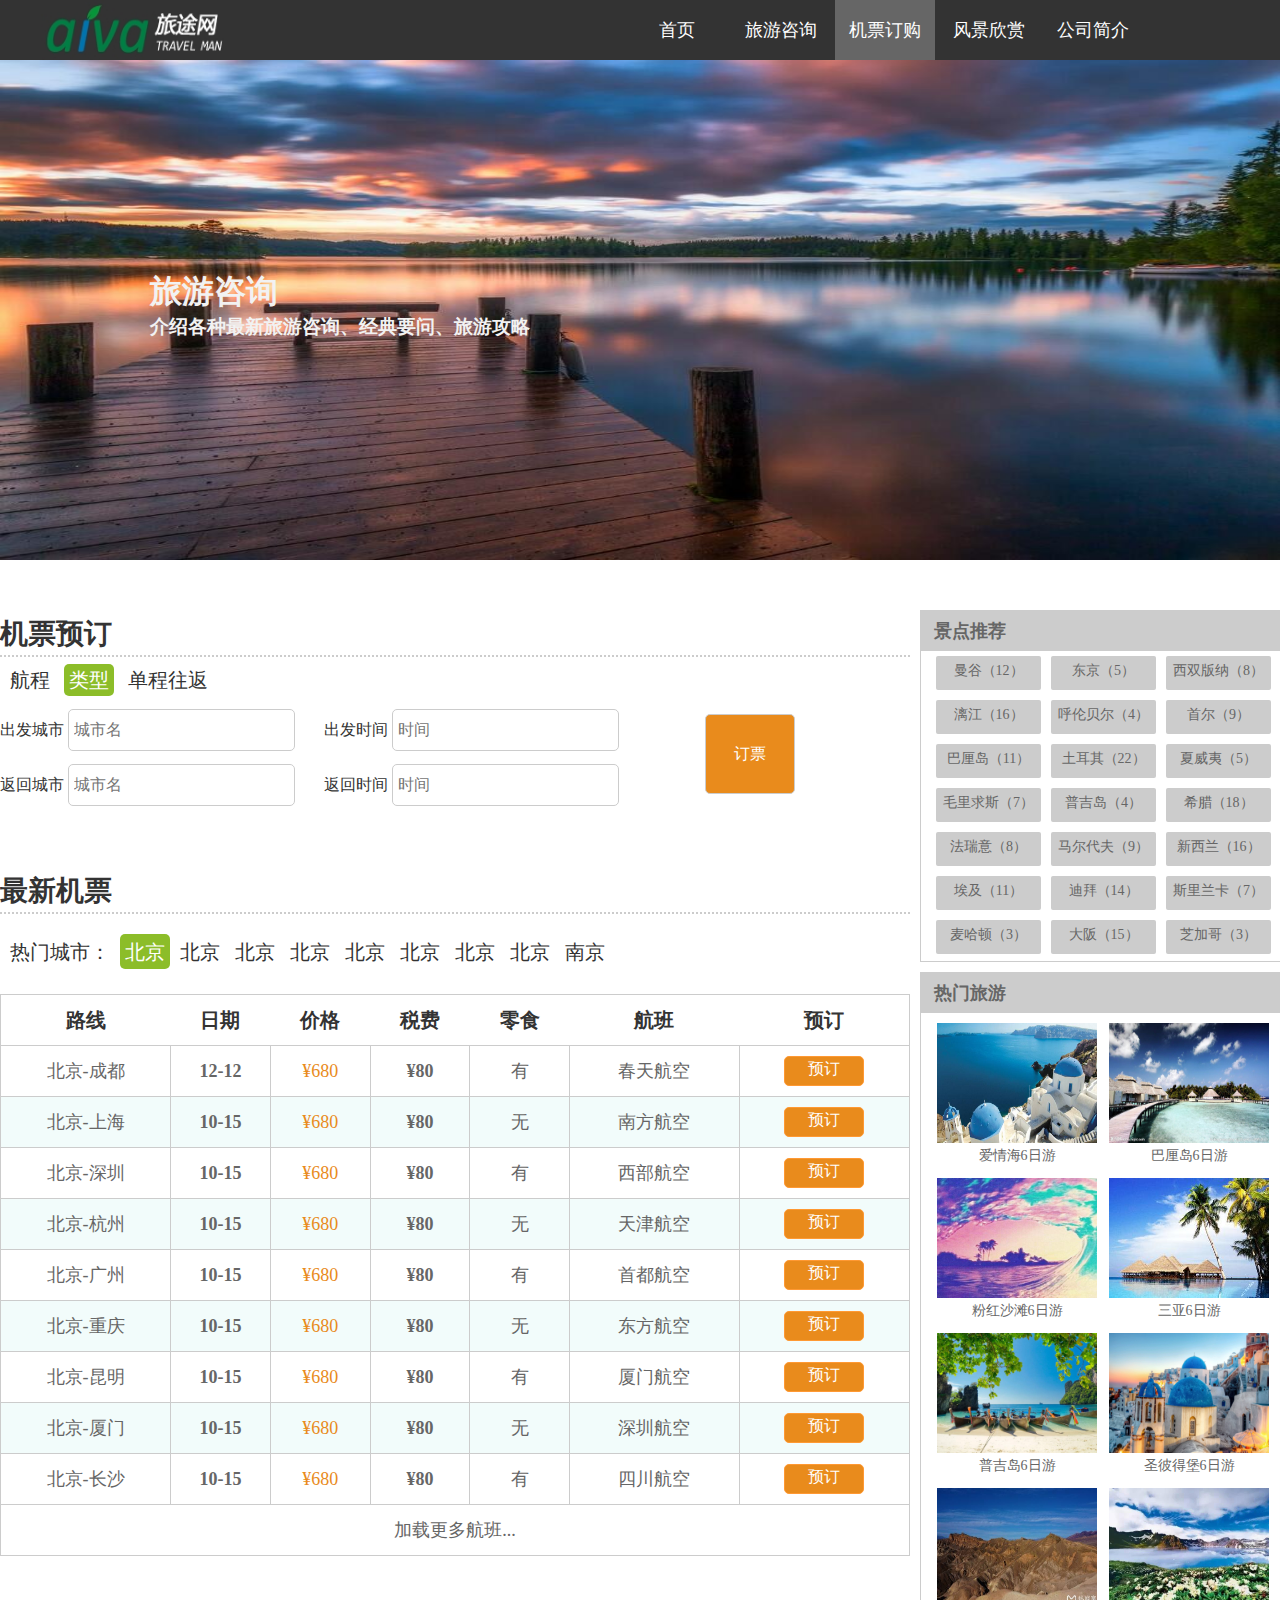
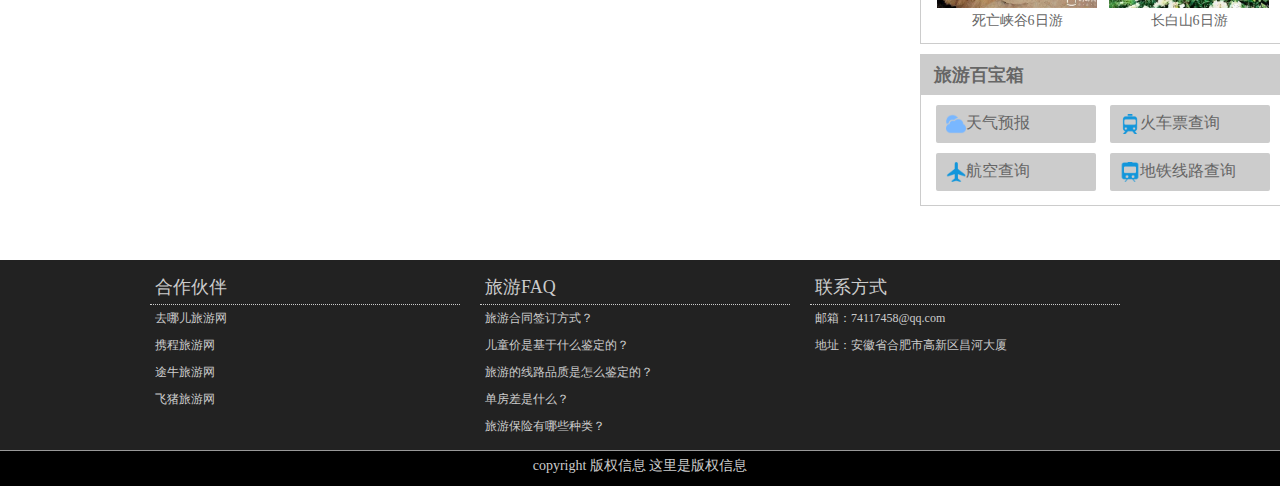
<file: PC_lY/jipiao.html>
<!DOCTYPE HTML>
<html>
<head>
<meta http-equiv="Content-Type" content="text/html; charset=utf-8">
<title>机票订购</title>
<link rel="stylesheet" type="text/css" href="css/jpdg.css">
</head>

<body>
<!--这是导航栏-->
<header>
<div class="header">
  <div class="hd1">
 <img src="tp/tubiao.png">
  </div>
      <div class="hd2">
        <ul>
         <li><a href="index.html">&#160;首页&#160;</a></li>
         <li><a href="zixun.html">旅游咨询</a></li>
         <li class="hd2li"><a href="jipiao.html">机票订购</a></li>
         <li><a href="fengjing.html">风景欣赏</a></li>
         <li><a href="jieshao.html">公司简介</a></li>
        </ul>
      </div>
 </div>     
</header>

<!--这是头部-->
<div class="input">
   <div class="ip">
     <h1>旅游咨询</h1>
     <h3>介绍各种最新旅游咨询、经典要问、旅游攻略</h3>
   </div>
</div>

<!--正文-->
<div class="zwbj">
   <!--左侧-->
   <div class="zwzc">
   
<!--机票预订-->
      <div class="jpyd">
           <b>机票预订</b>
      </div>
   <div class="yd1">
         <ul class="yd1ul1">
            <li>航程</li>
            <li class="yd1s">类型</li>
            <li>单程往返</li>
         </ul>
         
         <div class="yd2">
             <ul class="yd1ul2">
               <li>出发城市 <input type="text" name="text" placeholder="城市名" class="yd2li1"></li>
               <li>出发时间 <input type="text" name="text" placeholder="时间" class="yd2li1"></li>
               <li>返回城市 <input type="text" name="text" placeholder="城市名" class="yd2li1"></li>
               <li>返回时间 <input type="text" name="text" placeholder="时间" class="yd2li1"></li>
             </ul> 
         
      </div>
      <div class="yd3">
        <button type="submit" name="submit" class="yd2li2">订票</button>   
      </div>
     </div>
      
      
      <!--最新机票-->
      
     <div class="jpyd">
           <b>最新机票</b>
      </div>
<div class="zxjp">
         <ul>
            <li>热门城市：</li>
            <li class="zxjp3">北京</li>
            <li>北京</li>
            <li>北京</li>
            <li>北京</li>
            <li>北京</li>
            <li>北京</li>
            <li>北京</li>
            <li>北京</li>
            <li>南京</li>
         </ul>
</div>
      <div class="zxjp2">
<table width="910" border="0">
  <tr class="zxjpzt1">
    <th width="170" height="50"><b>路线</b></td>
    <th width="100"><b>日期</b></td>
    <th width="100"><b>价格</b></td>
    <th width="100"><b>税费</b></td>
    <th width="100"><b>零食</b></td>
    <th width="170"><b>航班</b></td>
    <th width="170"><b>预订</b></td>
  </tr>
  <tr>
    <td height="50">北京-成都</td>
    <td><b>12-12</b></td>
    <td class="zxjpzt2">&#165;680</td>
    <td><b>&#165;80</b></td>
    <td>有</td>
    <td>春天航空</td>
    <td><button type="submit" name="submit" class="zxjp1">预订</button></td>
  </tr>
  <tr class="zxjpbg">
    <td height="50">北京-上海</td>
    <td><b>10-15</b></td>
    <td class="zxjpzt2">&#165;680</td>
    <td><b>&#165;80</b></td>
    <td>无</td>
    <td>南方航空</td>
    <td><button type="submit" name="submit" class="zxjp1">预订</button></td>
  </tr>
  <tr>
    <td height="50">北京-深圳</td>
    <td><b>10-15</b></td>
    <td class="zxjpzt2">&#165;680</td>
    <td><b>&#165;80</b></td>
    <td>有</td>
    <td>西部航空</td>
    <td><button type="submit" name="submit" class="zxjp1">预订</button></td>
  </tr>
  <tr class="zxjpbg">
    <td height="50">北京-杭州</td>
    <td><b>10-15</b></td>
    <td class="zxjpzt2">&#165;680</td>
    <td><b>&#165;80</b></td>
    <td>无</td>
    <td>天津航空</td>
    <td><button type="submit" name="submit" class="zxjp1">预订</button></td>
  </tr>
  <tr>
    <td height="50">北京-广州</td>
    <td><b>10-15</b></td>
    <td class="zxjpzt2">&#165;680</td>
    <td><b>&#165;80</b></td>
    <td>有</td>
    <td>首都航空</td>
    <td><button type="submit" name="submit" class="zxjp1">预订</button></td>
  </tr>
  <tr class="zxjpbg">
    <td height="50">北京-重庆</td>
    <td><b>10-15</b></td>
    <td class="zxjpzt2">&#165;680</td>
    <td><b>&#165;80</b></td>
    <td>无</td>
    <td>东方航空</td>
    <td><button type="submit" name="submit" class="zxjp1">预订</button></td>
  </tr>
  <tr>
    <td height="50">北京-昆明</td>
    <td><b>10-15</b></td>
    <td class="zxjpzt2">&#165;680</td>
    <td><b>&#165;80</b></td>
    <td>有</td>
    <td>厦门航空</td>
    <td><button type="submit" name="submit" class="zxjp1">预订</button></td>
  </tr>
  <tr class="zxjpbg">
    <td height="50">北京-厦门</td>
    <td><b>10-15</b></td>
    <td class="zxjpzt2">&#165;680</td>
    <td><b>&#165;80</b></td>
    <td>无</td>
    <td>深圳航空</td>
    <td><button type="submit" name="submit" class="zxjp1">预订</button></td>
  </tr>
  <tr>
    <td height="50">北京-长沙</td>
    <td><b>10-15</b></td>
    <td class="zxjpzt2">&#165;680</td>
    <td><b>&#165;80</b></td>
    <td>有</td>
    <td>四川航空</td>
    <td><button type="submit" name="submit" class="zxjp1">预订</button></td>
  </tr>
  <tr>
    <td height="50" colspan="7">加载更多航班...</td>
    </tr>
</table>

      </div>
  </div>
 <!--右侧-->
   <div class="zwyc">
   
      <!--景点推荐-->
    <div class="jdtj">
          <div class="jdtj1">
          <p><b>景点推荐</b></p>
          </div>
          <div class="jdtj2">
          <ul>
            <li>曼谷（12）</li>
            <li>东京（5）</li>
            <li>西双版纳（8）</li>
            <li>漓江（16）</li>
            <li>呼伦贝尔（4）</li>
            <li>首尔（9）</li>
            <li>巴厘岛（11）</li>
            <li>土耳其（22）</li>
            <li>夏威夷（5）</li>
            <li>毛里求斯（7）</li>
            <li>普吉岛（4）</li>
            <li>希腊（18）</li>
            <li>法瑞意（8）</li>
            <li>马尔代夫（9）</li>
            <li>新西兰（16）</li>
            <li>埃及（11）</li>
            <li>迪拜（14）</li>
            <li>斯里兰卡（7）</li>
            <li>麦哈顿（3）</li>
            <li>大阪（15）</li>
            <li>芝加哥（3）</li>
          </ul>
          </div>
      </div>
      
      <!--热门旅游-->
      <div class="rmly">
         <div class="rmly1">
         <p><b>热门旅游</b></p>
         </div>
         <div class="rmly2">
            <ul>
               <li>
               <img src="tp/aiqinghai.jpg" width="160" height="120"><br>
               爱情海6日游
               </li>
               <li>
               <img src="tp/bailidao.jpg" width="160" height="120"><br>
               巴厘岛6日游
               </li>
               <li>
               <img src="tp/fenghongshatan.jpg" width="160" height="120"><br>
               粉红沙滩6日游
               </li>
               <li>
               <img src="tp/sanya.jpg" width="160" height="120"><br>
               三亚6日游
               </li>
               <li>
               <img src="tp/pujidao.jpg" width="160" height="120"><br>
               普吉岛6日游
               </li>
               <li>
               <img src="tp/shengtuolini.jpg" width="160" height="120"><br>
               圣彼得堡6日游
               </li>
               <li>
               <img src="tp/siwangdao.jpg" width="160" height="120"><br>
               死亡峡谷6日游
               </li>
               <li>
               <img src="tp/changbaishang.jpg" width="160" height="120"><br>
               长白山6日游
               </li>
            </ul>
         </div>
      </div>
      
      <!--旅游百宝箱-->
      <div class="lybbx">
          <div class="lybbx1">
          <p><b>旅游百宝箱</b></p>
          </div>
          <div class="lybbx2">
             <ul>
                 <li><img src="tp/tq.png" width="33" height="33">天气预报</li>
                 <li><img src="tp/hc.png" width="33" height="33">火车票查询</li>
                 <li><img src="tp/fj.png" width="33" height="33">航空查询</li>
                 <li><img src="tp/dt.png" width="33" height="32">地铁线路查询</li>
             </ul>
          </div>
      </div>
   </div>
</div>


<!--这是底部-->
<div class="footer1">
 <div class="diul">
  <div class="ul1">
    <ul>
      <li class="lida">合作伙伴</li>
      <li class="lia"><a href="http://www.qunar.com/">去哪儿旅游网</a></li>
      <li class="lia"><a href="http://www.ctrip.com/">携程旅游网</a></li>
      <li class="lia"><a href="http://www.tuniu.com/">途牛旅游网</a></li>
      <li class="lia"><a href="https://www.fliggy.com/">飞猪旅游网</a></li>
    </ul>
  </div>
  <div class="ul2">
    <ul>
      <li class="lida">旅游FAQ</li>
      <li class="lia"><a href="https://zhidao.baidu.com/question/1574036570409891420.html">旅游合同签订方式？</a></li>
      <li class="lia"><a href="https://zhidao.baidu.com/question/492503546.html">儿童价是基于什么鉴定的？</a></li>
      <li class="lia"><a href="https://zhidao.baidu.com/question/1992845405697937987.html">旅游的线路品质是怎么鉴定的？</a></li>
      <li class="lia"><a href="https://zhidao.baidu.com/question/1115031766450779779.html">单房差是什么？</a></li>
      <li class="lia"><a href="http://jingyan.baidu.com/article/bea41d435e7f9ab4c51be6ff.html">旅游保险有哪些种类？</a></li>
    </ul>
  </div>
  <div class="ul3">
    <ul>
      <li class="lida">联系方式</li>
      <li>邮箱：74117458@qq.com</li>
      <li>地址：安徽省合肥市高新区昌河大厦</li>
    </ul>
  </div>
 </div>
</div>

<div class="baixian">
</div>

<div class="footer2" align="center">
   <span class="copy1">copyright 版权信息 这里是版权信息</span>
</div>
</body>
</html>
</file>
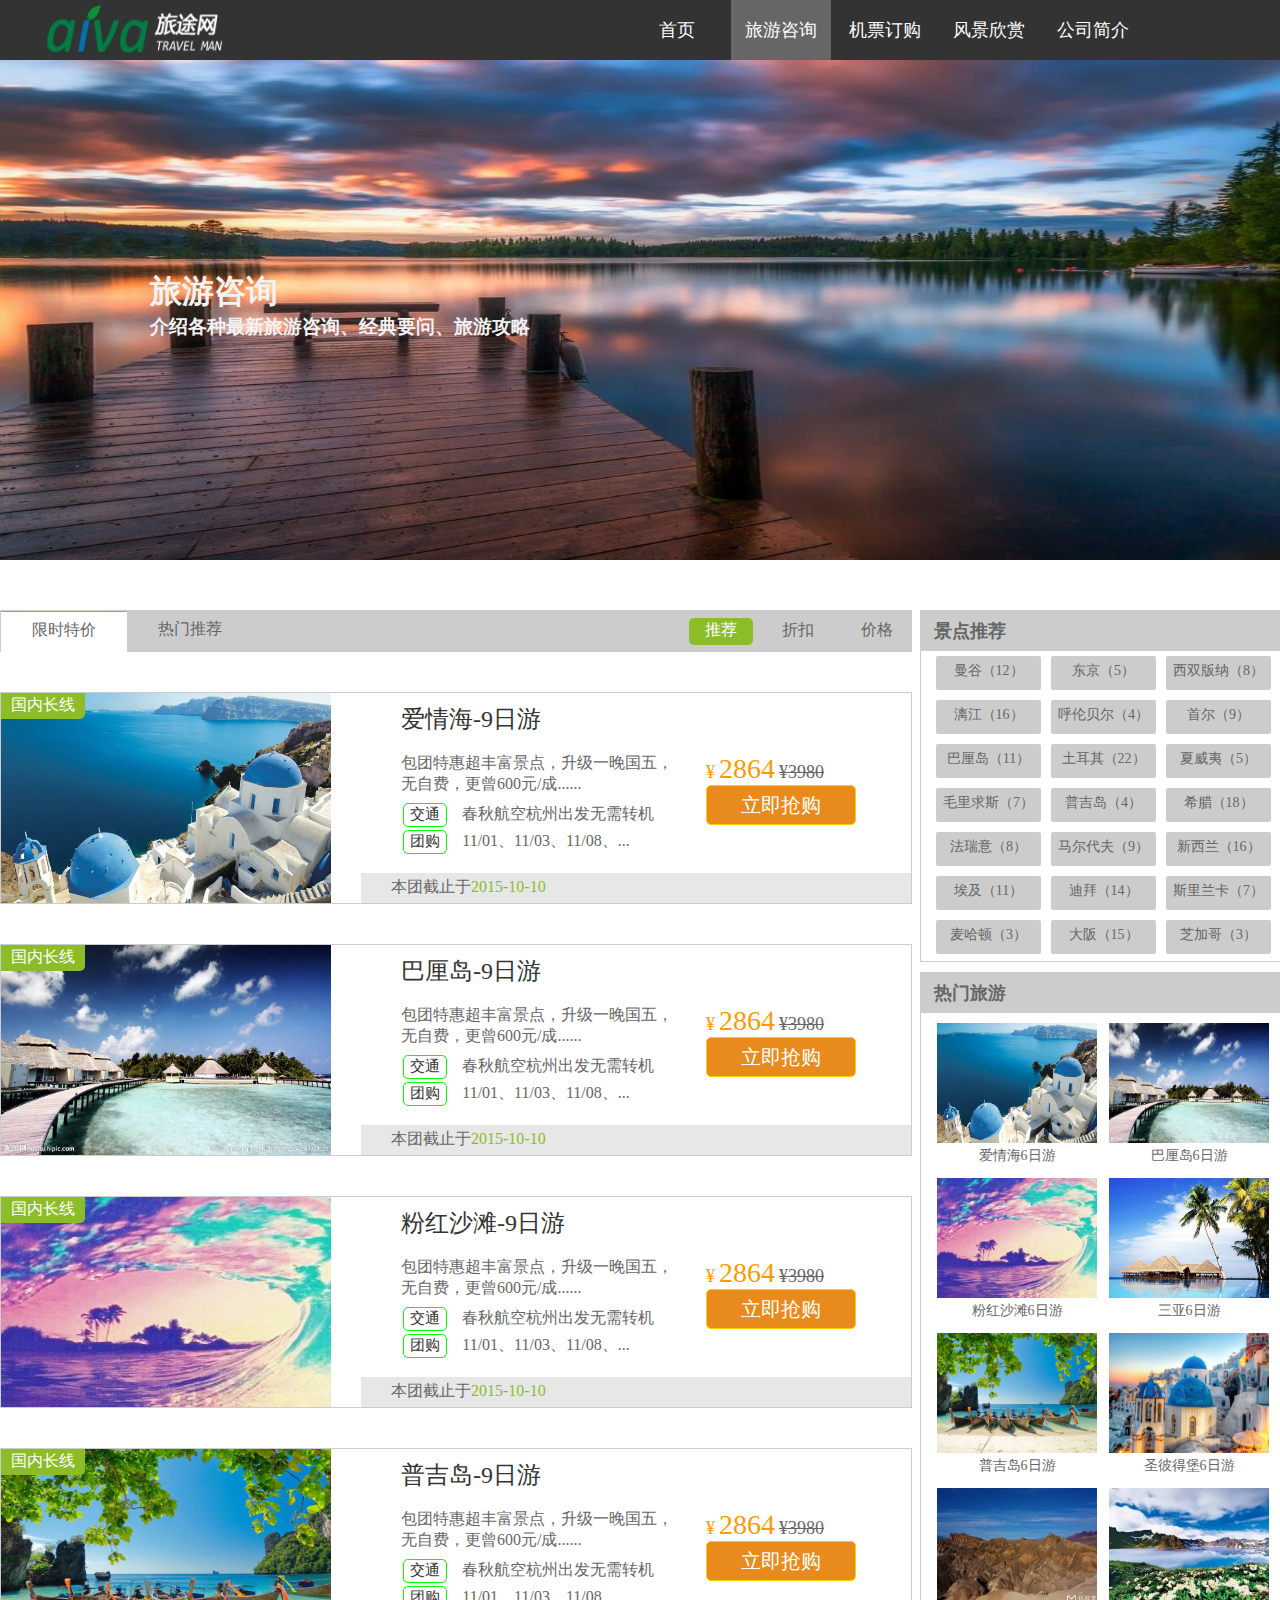
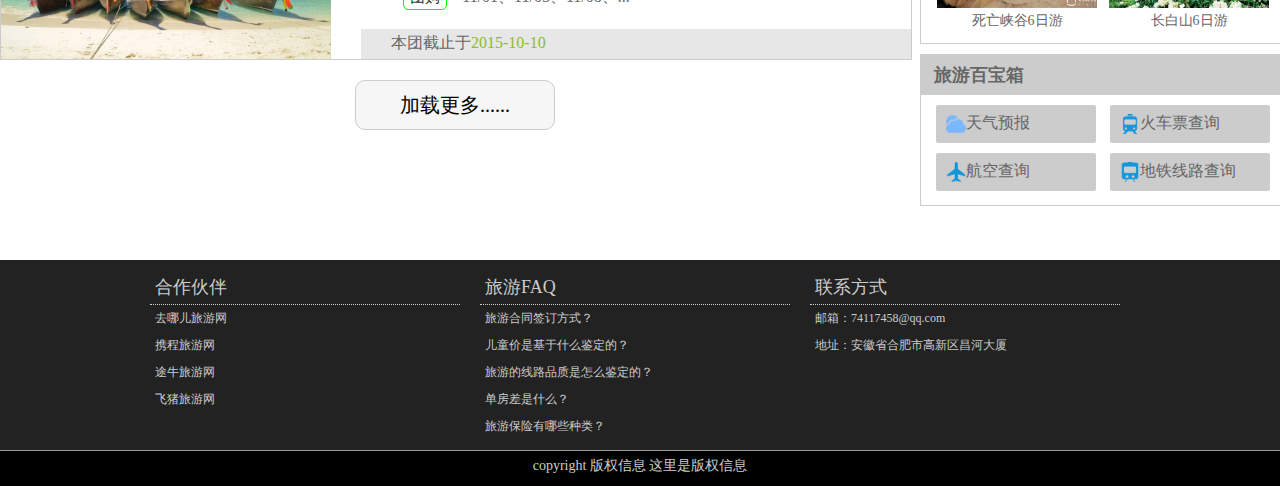
<file: PC_lY/zixun.html>
<!DOCTYPE HTML>
<html>
<head>
<meta http-equiv="Content-Type" content="text/html; charset=utf-8">
<title>旅游咨询</title>
<link rel="stylesheet" type="text/css" href="css/lvzx.css">
</head>

<body>
<!--这是导航栏-->
<header>
<div class="header">
  <div class="hd1">
 <img src="tp/tubiao.png" width="222">
</div>
      <div class="hd2">
        <ul>
         <li><a href="index.html">&#160;首页&#160;</a></li>
         <li class="hd2li"><a href="zixun.html">旅游咨询</a></li>
         <li><a href="jipiao.html">机票订购</a></li>
         <li><a href="fengjing.html">风景欣赏</a></li>
         <li><a href="jieshao.html">公司简介</a></li>
        </ul>
      </div>
  </div>    
</header>

<!--这是头部-->
<div class="input">
   <div class="ip">
     <h1>旅游咨询</h1>
     <h3>介绍各种最新旅游咨询、经典要问、旅游攻略</h3>
   </div>
</div>

<!--正文-->
<div class="zwbj">
   <!--左侧-->
   <div class="zwzc">
        <div class="zc1">
          <ul class="zcul1">
               <li class="zculz1">限时特价</li>
               <li>热门推荐</li>
           </ul>
           <ul class="zcul2">
                <li>价格</li>
                <li>折扣</li>
                <li class="zculz2">推荐</li></ul></div>
        <div class="zc2">
            <ul class="zc2ul1">
               <li class="hot2">
                  <div class="zc2ul1div">
                     <img src="tp/aiqinghai.jpg" width="330" height="210">
                     <div class="hot1">国内长线</div>
                  </div>
              <div class="zc2ul1div1">
                      <div class="zc2ul1div2">
                      <span class="h1">爱情海-9日游</span><br><br>
                      <span class="h2">包团特惠超丰富景点，升级一晚国五，无自费，更曾600元/成......</span>
                      <table width="260">
                            <tr>
                                  <td width="55" height="25">
                                  <button type="submit" name="submit" class="ip3">交通</button>
                                  </td>
                                  <td width="189">春秋航空杭州出发无需转机</td>
                            </tr>
                            <tr>
                                  <td height="25">
                                  <button type="submit" name="submit" class="ip3">团购</button>
                                  </td>
                                  <td>11/01、11/03、11/08、...</td>
                            </tr>
                      </table>

                      </div>
                      <div class="zc2ul1div3">
                      <span class="div3ys">
                      <span class="div3xz">&#165;</span>
                      <span class="div3dz">2864</span>
                      </span>
                      <span class="div3xz"><s>&#165;3980</s></span>
                      <button type="submit" name="submit" class="ip4">立即抢购</button>
                      </div>
                      <div class="zc2ul1div4">
                      本团截止于<span class="zc2ul1div4ziti">2015-10-10</span>
                      </div>
                  </div>
               </li>
               <li class="hot2">
                  <div class="zc2ul1div">
                     <img src="tp/bailidao.jpg" width="330" height="210">
                     <div class="hot1">国内长线</div>
                  </div>
                  <div class="zc2ul1div1">
                      <div class="zc2ul1div2">
                      <span class="h1">巴厘岛-9日游</span><br><br>
                      <span class="h2">包团特惠超丰富景点，升级一晚国五，无自费，更曾600元/成......</span>
                      <table width="260">
                            <tr>
                                  <td width="55" height="25">
                                  <button type="submit" name="submit" class="ip3">交通</button>
                                  </td>
                                  <td width="189">春秋航空杭州出发无需转机</td>
                            </tr>
                            <tr>
                                  <td height="25">
                                  <button type="submit" name="submit" class="ip3">团购</button>
                                  </td>
                                  <td>11/01、11/03、11/08、...</td>
                            </tr>
                      </table>

                      </div>
                      <div class="zc2ul1div3">
                      <span class="div3ys">
                      <span class="div3xz">&#165;</span>
                      <span class="div3dz">2864</span>
                      </span>
                      <span class="div3xz"><s>&#165;3980</s></span>
                      <button type="submit" name="submit" class="ip4">立即抢购</button>
                      </div>
                      <div class="zc2ul1div4">
                      本团截止于<span class="zc2ul1div4ziti">2015-10-10</span>
                      </div>
                  </div>
               </li>
               <li class="hot2">
                  <div class="zc2ul1div">
                     <img src="tp/fenghongshatan.jpg" width="330" height="210">
                     <div class="hot1">国内长线</div>
                  </div>
                  <div class="zc2ul1div1">
                      <div class="zc2ul1div2">
                      <span class="h1">粉红沙滩-9日游</span><br><br>
                      <span class="h2">包团特惠超丰富景点，升级一晚国五，无自费，更曾600元/成......</span>
                      <table width="260">
                            <tr>
                                  <td width="55" height="25">
                                  <button type="submit" name="submit" class="ip3">交通</button>
                                  </td>
                                  <td width="189">春秋航空杭州出发无需转机</td>
                            </tr>
                            <tr>
                                  <td height="25">
                                  <button type="submit" name="submit" class="ip3">团购</button>
                                  </td>
                                  <td>11/01、11/03、11/08、...</td>
                            </tr>
                      </table>

                      </div>
                      <div class="zc2ul1div3">
                      <span class="div3ys">
                      <span class="div3xz">&#165;</span>
                      <span class="div3dz">2864</span>
                      </span>
                      <span class="div3xz"><s>&#165;3980</s></span>
                      <button type="submit" name="submit" class="ip4">立即抢购</button>
                      </div>
                      <div class="zc2ul1div4">
                      本团截止于<span class="zc2ul1div4ziti">2015-10-10</span>
                      </div>
                  </div>
               </li>
             <li class="hot2">
                  <div class="zc2ul1div">
                     <img src="tp/pujidao.jpg" width="330" height="210">
                     <div class="hot1">国内长线</div>
                  </div>
                  <div class="zc2ul1div1">
                      <div class="zc2ul1div2">
                      <span class="h1">普吉岛-9日游</span><br><br>
                      <span class="h2">包团特惠超丰富景点，升级一晚国五，无自费，更曾600元/成......</span>
                      <table width="260">
                            <tr>
                                  <td width="55" height="25">
                                  <button type="submit" name="submit" class="ip3">交通</button>
                                  </td>
                                  <td width="189">春秋航空杭州出发无需转机</td>
                            </tr>
                            <tr>
                                  <td height="25">
                                  <button type="submit" name="submit" class="ip3">团购</button>
                                  </td>
                                  <td>11/01、11/03、11/08、...</td>
                            </tr>
                      </table>

                      </div>
                      <div class="zc2ul1div3">
                      <span class="div3ys">
                      <span class="div3xz">&#165;</span>
                      <span class="div3dz">2864</span>
                      </span>
                      <span class="div3xz"><s>&#165;3980</s></span>
                      <button type="submit" name="submit" class="ip4">立即抢购</button>
                      </div>
                      <div class="zc2ul1div4">
                      本团截止于<span class="zc2ul1div4ziti">2015-10-10</span>
                      </div>
                  </div>
               </li>
            </ul>
            <ul class="zc2ul2">
               <li>
                 <button type="submit" name="submit" class="ip2">加载更多......</button>
               </li>
            </ul>
        </div>
   </div>
   
   
   <!--右侧-->
   <div class="zwyc">
   
      <!--景点推荐-->
    <div class="jdtj">
          <div class="jdtj1">
          <p><b>景点推荐</b></p>
          </div>
          <div class="jdtj2">
          <ul>
            <li>曼谷（12）</li>
            <li>东京（5）</li>
            <li>西双版纳（8）</li>
            <li>漓江（16）</li>
            <li>呼伦贝尔（4）</li>
            <li>首尔（9）</li>
            <li>巴厘岛（11）</li>
            <li>土耳其（22）</li>
            <li>夏威夷（5）</li>
            <li>毛里求斯（7）</li>
            <li>普吉岛（4）</li>
            <li>希腊（18）</li>
            <li>法瑞意（8）</li>
            <li>马尔代夫（9）</li>
            <li>新西兰（16）</li>
            <li>埃及（11）</li>
            <li>迪拜（14）</li>
            <li>斯里兰卡（7）</li>
            <li>麦哈顿（3）</li>
            <li>大阪（15）</li>
            <li>芝加哥（3）</li></ul></div></div>
      
      <!--热门旅游-->
      <div class="rmly">
         <div class="rmly1">
         <p><b>热门旅游</b></p>
         </div>
         <div class="rmly2">
            <ul>
               <li>
               <img src="tp/aiqinghai.jpg" width="160" height="120"><br>
               爱情海6日游
               </li>
               <li>
               <img src="tp/bailidao.jpg" width="160" height="120"><br>
               巴厘岛6日游
               </li>
               <li>
               <img src="tp/fenghongshatan.jpg" width="160" height="120"><br>
               粉红沙滩6日游
               </li>
               <li>
               <img src="tp/sanya.jpg" width="160" height="120"><br>
               三亚6日游
               </li>
               <li>
               <img src="tp/pujidao.jpg" width="160" height="120"><br>
               普吉岛6日游
               </li>
               <li>
               <img src="tp/shengtuolini.jpg" width="160" height="120"><br>
               圣彼得堡6日游
               </li>
               <li>
               <img src="tp/siwangdao.jpg" width="160" height="120"><br>
               死亡峡谷6日游
               </li>
               <li>
               <img src="tp/changbaishang.jpg" width="160" height="120"><br>
               长白山6日游
               </li>
            </ul>
         </div>
      </div>
      
      <!--旅游百宝箱-->
      <div class="lybbx">
          <div class="lybbx1">
          <p><b>旅游百宝箱</b></p>
          </div>
          <div class="lybbx2">
             <ul>
                 <li><img src="tp/tq.png" width="33" height="33">天气预报</li>
                 <li><img src="tp/hc.png" width="33" height="33">火车票查询</li>
                 <li><img src="tp/fj.png" width="33" height="33">航空查询</li>
                 <li><img src="tp/dt.png" width="33" height="32">地铁线路查询</li>
             </ul>
          </div>
      </div>
   </div>
</div>


<!--这是底部-->
<div class="footer1">
 <div class="diul">
  <div class="ul1">
    <ul>
      <li class="lida">合作伙伴</li>
      <li class="lia"><a href="http://www.qunar.com/">去哪儿旅游网</a></li>
      <li class="lia"><a href="http://www.ctrip.com/">携程旅游网</a></li>
      <li class="lia"><a href="http://www.tuniu.com/">途牛旅游网</a></li>
      <li class="lia"><a href="https://www.fliggy.com/">飞猪旅游网</a></li>
    </ul>
  </div>
  <div class="ul2">
    <ul>
      <li class="lida">旅游FAQ</li>
      <li class="lia"><a href="https://zhidao.baidu.com/question/1574036570409891420.html">旅游合同签订方式？</a></li>
      <li class="lia"><a href="https://zhidao.baidu.com/question/492503546.html">儿童价是基于什么鉴定的？</a></li>
      <li class="lia"><a href="https://zhidao.baidu.com/question/1992845405697937987.html">旅游的线路品质是怎么鉴定的？</a></li>
      <li class="lia"><a href="https://zhidao.baidu.com/question/1115031766450779779.html">单房差是什么？</a></li>
      <li class="lia"><a href="http://jingyan.baidu.com/article/bea41d435e7f9ab4c51be6ff.html">旅游保险有哪些种类？</a></li>
    </ul>
  </div>
  <div class="ul3">
    <ul>
      <li class="lida">联系方式</li>
      <li>邮箱：74117458@qq.com</li>
      <li>地址：安徽省合肥市高新区昌河大厦</li>
    </ul>
  </div>
 </div>
</div>

<div class="baixian">
</div>

<div class="footer2" align="center">
   <span class="copy1">copyright 版权信息 这里是版权信息</span>
</div>
</body>
</html>
</file>
<file: PC_HW/css/zy.css>
@charset "utf-8";
/* CSS Document */

*{
	margin:0;
	padding:0;
	color:#333;
	font:"微软雅黑";
	}
body{
	min-width:1410px;
	}
ul li{
	list-style:none;
	cursor:pointer;
	}
img{
	cursor:pointer;
	}
	
/*头部导航*/	
.tb-wrp{
	width:100%;
	height:70px;
	padding-top:5px;
	padding-bottom:5px;
	box-shadow:5px 5px 5px rgba(214, 214, 214, 0.5);
	position:absolute;
	z-index:333;
	}
.tb-dl{
	width:75%;
	height:28px;
	text-align:right;
	margin:0 auto;
	padding-right:14px;
	}	
.tb-dl span{
	font-size:13px;
	margin-right:15px;
	line-height:28px;
	}
.tb-dh {
	width:75%;
	height:40px;
	margin:0 auto;
	}
	
.tb-dh .tb-dh-tu1{
	width:155px;
	height:35px;
	float:left;
	}		
.tb-dh .tb-dh-ul{
	float:left;
	}	
.tb-dh .tb-dh-ul li{
	height:46px;
	float:left;
	margin-left:30px;
	line-height:40px;
	}	
.tb-dh .tb-dh-ul li .tb-dh-ul-li1{
	width:99px;
	height:40px;
	border-radius:5px;
	background:#eee;
	text-align:center;
	}	
.tb-dh .tb-dh-tu2{
	width:25px;
	height:25px;
	float:right;
	margin-right:30px;
	margin-top:10px;
	}	
.tb-dh .tb-dh-ul li:hover{
	border-bottom:2px solid #cb3034;
	box-sizing:border-box;
	color:#cb3034
	}	
.tb-dh .tb-dh-ul li .tb-dh-ul-li1:hover{
	background:#cb3034;
	color:#FFF;
	}
	
	

/*头部背景*/	
.tb-bj {
	width:100%;
	height:540px;
	background:url(../imgs/bj.jpg);
	float:left;
	margin-top:80px;
	position:relative;
	z-index:1;
	}
/*下拉菜单*/	



/*下拉菜单1*/
.tb-bj .xlcd1{
	width:100%;
	height:268px;
	background:#f1f1f1;
	position:absolute;
	z-index:3;
	display:none;
	}
.tb-bj .xlcd1 .xlcd1-qk	{
	width:1440px;
	height:268px;
	margin:0 auto;
	padding-left:20px;
	/*margin-top:-50px;*/
	}
.tb-bj .xlcd1 .xlcd1-qk div{
	width:25%;
	height:100%;
	float:right;
	padding-top:45px;
	padding-left:30px;
	box-sizing:border-box;
	}
.tb-bj .xlcd1 .xlcd1-qk div:hover{
	background:#e5e5e5;
	}		
.tb-bj .xlcd1 .xlcd1-qk .xlcd1-qk-4-tu{
	float:left;
	}	
.tb-bj .xlcd1 .xlcd1-qk .xlcd1-qk-4-ul{
	float:left;
	margin-left:25px;
	}	
.tb-bj .xlcd1 .xlcd1-qk .xlcd1-qk-4-ul li {
	margin-top:10px;
	}	
.tb-bj .xlcd1 .xlcd1-qk .xlcd1-qk-4-ul .xlcd1-qk-4-ul-li1{
	padding:5px;
	margin-top:20px;
	}	
.tb-bj .xlcd1 .xlcd1-qk	.xlcd1-qk-1{
	border-left:1px solid #CCC;
	}	
.tb-bj .xlcd1 .xlcd1-qk div:hover .xlcd1-qk-4-ul-li1{
		background:#cb3034;
		text-align:center;
		color:#FFF;
		border-radius:5px;
		}	
	
	
/*下拉菜单2*/
.tb-bj .xlcd2{
	width:100%;
	height:315px;
	background:#f1f1f1;
	position:absolute;
	z-index:3;
	display:none;
	}	
.tb-bj .xlcd2 .xlcc2-qk{
	width:75%;
	height:315px;
	margin:0 auto;
	}
.tb-bj .xlcd2 .xlcc2-qk li{
	width:16.66%;
	height:315px;
	float:left;
	text-align:center;
	margin:0 auto;
	line-height:45px;
	padding-top:20px;
	box-sizing:border-box;
	}
.tb-bj .xlcd2 .xlcc2-qk li h3{
	color:#cd3034;
	}
.tb-bj .xlcd2 .xlcc2-qk li:hover {
	background:#e5e5e5;
	}
.tb-bj .xlcd2 .xlcc2-qk li:hover h4{
	color:#1273d1;
	}		
.tb-bj .xlcd2 .xlcc2-qk li:hover span{
	border-radius:5px;
	padding:5px 10px 5px 10px;
	color:#FFF;
	background:#cd3034;
	}	
	
/*下拉菜单3*/
.tb-bj .xlcd3{
	width:100%;
	height:355px;
	background:#f1f1f1;
	position:absolute;
	z-index:3;
	display:none;
	}	
.tb-bj .xlcd3 .xlcc3-qk{
	width:72%;
	height:100%;
	margin:0 auto;
	}	
.tb-bj .xlcd3 .xlcc3-qk li {
	width:20%;
	height:100%;
	float:left;
	padding-left:10px;
	box-sizing:border-box;
	}	
.tb-bj .xlcd3 .xlcc3-qk li h3{
	font-size:20px;
	color:#cd3034;
	margin-top:35px;
	margin-bottom:18px;
	}
.tb-bj .xlcd3 .xlcc3-qk li p{
	line-height:25px;
	font-size:16px;
	}	
.tb-bj .xlcd3 .xlcc3-qk li p:hover{
	color:#337ab7;}	
.tb-bj .xlcd3 .xlcc3-qk li span{
	border-radius:5px;
	padding:5px;
	margin-left:-5px;
	line-height:50px;
	}	
.tb-bj .xlcd3 .xlcc3-qk li:hover span{
	border-radius:5px;
	padding:5px;
	color:#FFF;
	background:#cd3034;
	}	
.tb-bj .xlcd3 .xlcc3-qk li:hover {
	background:#e5e5e5;
	}
	
	
/*下拉菜单4*/
.tb-bj .xlcd4{
	width:100%;
	height:327px;
	background:#f1f1f1;
	position:absolute;
	z-index:3;
	display:none;
	}	
.tb-bj .xlcd4 .xlcc3-qk{
	width:72%;
	height:100%;
	margin:0 auto;
	}	
.tb-bj .xlcd4 .xlcc3-qk li {
	width:22%;
	height:100%;
	float:left;
	padding-left:10px;
	box-sizing:border-box;
	}
.tb-bj .xlcd4 .xlcc3-qk .xl4-li{
	width:25%;
	border-left:1px solid #ddd;
	box-sizing:border-box;
	padding:20px;
	}
.tb-bj .xlcd4 .xlcc3-qk .xl4-li img{
	margin:0 auto;
	margin-top:15px;
	}			
.tb-bj .xlcd4 .xlcc3-qk li h3{
	font-size:20px;
	color:#cd3034;
	margin-top:35px;
	margin-bottom:18px;
	}
.tb-bj .xlcd4 .xlcc3-qk li p{
	line-height:25px;
	font-size:16px;
	}	
.tb-bj .xlcd4 .xlcc3-qk li p:hover{
	color:#337ab7;}	
.tb-bj .xlcd4 .xlcc3-qk li span{
	border-radius:5px;
	padding:5px;
	margin-left:-5px;
	line-height:50px;
	}	
.tb-bj .xlcd4 .xlcc3-qk li:hover span{
	border-radius:5px;
	padding:5px;
	color:#FFF;
	background:#cd3034;
	}	
.tb-bj .xlcd4 .xlcc3-qk li:hover {
	background:#e5e5e5;
	}	


/*下拉菜单5*/
.tb-bj .xlcd5{
	width:100%;
	height:258px;
	background:#f1f1f1;
	position:absolute;
	z-index:3;
	display:none;
	}	
.tb-bj .xlcd5 .xlcc3-qk{
	width:72%;
	height:100%;
	margin:0 auto;
	}	
.tb-bj .xlcd5 .xlcc3-qk li {
	width:20%;
	height:100%;
	float:left;
	padding-left:10px;
	box-sizing:border-box;
	}	
.tb-bj .xlcd5 .xlcc3-qk li h3{
	font-size:20px;
	color:#cd3034;
	margin-top:35px;
	margin-bottom:18px;
	}
.tb-bj .xlcd5 .xlcc3-qk li p{
	line-height:28px;
	font-size:16px;
	}
.tb-bj .xlcd5 .xlcc3-qk .xl5-li1{
	width:15%;
	}	
.tb-bj .xlcd5 .xlcc3-qk .xl5-li {
	border-left:1px  solid #ddd;
	box-sizing:border-box;
	padding-top:30px;
	padding-left:20px;
	}		
.tb-bj .xlcd5 .xlcc3-qk li p:hover{
	color:#337ab7;}	
.tb-bj .xlcd5 .xlcc3-qk li:hover {
	background:#e5e5e5;
	}	
	
	
	
	
	
	
	
	
	
		
	
	
.tb-bj .tb-bj-xt{
	width:258px;
	height:159px;
	position:absolute;
	top:40%;
	left:40%;
	}	
.tb-bj .tb-bj-ljgd{
	width:120px;
	height:40px;
	border-radius:5px;
	background:#b02d2e;
	color:#FFF;
	font-size:18px;
	text-align:center;
	line-height:40px;
	position:absolute;
	z-index:3;
	top:75%;
	left:40%;
	cursor:pointer;
	}		
/*第一块内容*/


.hw1{
	width:1410px;
	height:800px;
	margin:0 auto;
	clear:left;
	box-sizing:border-box;
	padding-top:30px;
	}

/*左侧*/	
.hw1 .hw1-flot{
	width:695px;
	height:768.86px;
	float:left;
	overflow:hidden;
	position:relative;
	z-index:1;
	}
.hw1 .hw1-flot img{
	height:100%;
	transition:all 1s ease;
	position:absolute;
	z-index:1;
	}
.hw1 .hw1-flot .hw1-text{
	color:#FFF;
	font-size:30px;
	position:absolute;
	z-index:333;
	top:650px;
	left:50px;
	transition:all 1s ease;
	}
.hw1 .hw1-flot .hw1-mb{
	width:100%;
	height:100%;
	transition:all 1s ease;
	position:absolute;
	z-index:22;
	}
.hw1 .hw1-flot:hover .hw1-mb{
	background:#000;
	opacity:0.2;
	}		
.hw1 .hw1-flot:hover .hw1-text{
	transform:translateY(-30px)
	}		
.hw1 .hw1-flot:hover img{
	transform:translateX(-30px)
	}
	
	
/*右侧*/

.hw1-y1{
	width:695px;
	height:373.5px;
	float:right;
	overflow:hidden;
	position:relative;
	z-index:1;
	
	}	
.hw1-y1 img{
	width:110%;
	height:100%;
	transition:all 1s ease;
	position:absolute;
	z-index:1;
	}
.hw1-y1 .y1-mb{
	width:100%;
	height:100%;
	transition:all 1s ease;
	position:absolute;
	z-index:22;
	top:0;
	}
.hw1-y1 p{
	color:#FFF;
	font-size:17px;
	position:absolute;
	z-index:333;
	top:350px;
	left:50px;
	transition:all 1s ease;
	opacity:0;
	}		
.hw1-y1:hover .y1-mb{
	background:#000;
	opacity:0.2;
	}
.hw1-y1:hover img{
	transform:translateX(-30px)
	}	
.hw1-y1 .y1-text1{
	color:#FFF;
	font-size:30px;
	position:absolute;
	z-index:333;
	top:250px;
	left:50px;
	transition:all 1s ease;
	}
.hw1-y1:hover .y1-text1{
	transform:translateY(-30px)
	}
.hw1-y1:hover p{
	transform:translateY(-50px);
	opacity:1;
	}
#hw1-y2{
	margin-top:22px;
	}	
	
	
	
	
	
/*第二块内容*/
.hw2{
	width:1430px;
	height:394.94px;
	margin:0 auto;
	margin-top:19px;
	}	
.hw2 .hw2-flot{
	width:695px;
	height:373.5px;
	float:left;
	margin-left:10px;
	position:relative;
	z-index:1;
	overflow:hidden;
	}
.hw2 .hw2-flot img{
	width:110%;
	height:100%;
	position:absolute;
	z-index:1;
	transition:all 1s ease;
	}
.hw2 .hw2-flot .hw2-mb{
	width:100%;
	height:100%;
	transition:all 1s ease;
	position:absolute;
	z-index:22;
	top:0;
	}	
.hw2 .hw2-flot h3{
	color:#FFF;
	font-size:30px;
	position:absolute;
	z-index:333;
	top:250px;
	left:50px;
	transition:all 1s ease;
	}
.hw2 .hw2-flot p{
	color:#FFF;
	font-size:17px;
	position:absolute;
	z-index:333;
	top:350px;
	left:50px;
	transition:all 1s ease;
	opacity:0;
	}
.hw2 .hw2-flot:hover p	{
	transform:translateY(-50px);
	opacity:1;
	}
.hw2 .hw2-flot:hover h3{
	transform:translateY(-30px)
	}			
.hw2 .hw2-flot:hover .hw2-mb{
	background:#000;
	opacity:0.2;
	}
.hw2 .hw2-flot:hover img{
	transform:translateX(-30px)
	}		
#hw2-rigth{
	margin-left:20px;
	}		


/*视频*/
.hwsp{
	width:1410px;
	height:540px;
	border:1px solid #Fff;
	margin:0 auto;
	margin-bottom:20px;
	background:url(../imgs/hw1_index_video2.jpg);
	background-size:100% 100%;
	}	
.hwsp h3{
	color:#FFF;
	text-align:center;
	font-size:40px;
	margin-top:100px;
	}	
.hwsp .sp-bf{
	width:69px;
	height:71px;
	border-radius:100%;
	margin:0 auto;
	margin-top:80px;
	}	
.hwsp .sp-bf img{
	width:100%;
	height:100%; 
	}
.hwsp:hover .sp-bf{
	background:rgba(200,0,0,0.3)
	}		
/*第三块内容*/
.hw3{
	width:100%;
	height:342.3px;
	background:#f5f5f5;
	clear:left;
	}
.hw3 .row{
	width:1200px;
	height:332.3px;
	margin:0 auto;
	
	}
.hw3 .row .row-left{
	width:400px;
	height:244.81px;
	box-sizing:border-box;
	padding-left:13px;
	float:left;
	}
.hw3 .row .row-left p{
	font-size:16px;
	line-height:20px;
	margin-bottom:15px;
	}
.hw3 .row .row-left p span{
	color:#a9a9a9;
	font-size:14px;
	}		
.hw3 .row .row-right{
	width:800px;
	height:332px;
	box-sizing:border-box;
	padding-left:55px;
	float:left;
	}
.hw3 .row .row-right .row-right-left{
	width:340px;
	height:246.22px;
	float:left;
	box-sizing:border-box;
	}
.hw3 .row .row-right .row-right-right{
	width:340px;
	height:246.22px;
	float:left;
	box-sizing:border-box;
	margin-left:30px;
	}	
.hw3 .row h2{
	line-height:60px;
	}
.row-img{
	width:340px;
	height:149px;
	}				
.row-right h3{
	line-height:35px;
	}
.row-right p{
	line-height:25px;
	}



/*右侧导航*/
.dh-left{
	width:48px;
	height:220px;
	position:fixed;
	z-index:9999999999;
	right:0px;
	top:55%;
	}
.dh-left ul li{
	width:48px;
	height:48px;
	margin-top:5px;
	background:#cfcfcf;
	}
.dh-left ul li img{
	position:absolute;
	z-index:999;
	background:#cfcfcf;
	}	
.dh-left ul li .dh-top{
	width:48px;
	height:48px;
	position:absolute;
	z-index:1;
	background:#cb3535;
	color:#FFF;
	font-size:14px;
	text-align:center;
	box-sizing:border-box;
	padding:9px;
	transition:all 0s ease;
	}		
.dh-left ul li .dh-img3{
	width:48px;
	height:48px;
	}	
.dh-left ul #to_top:hover img{
	background:#cb3535
	}
.dh-left ul li:hover .dh-top{
	z-index:999999;
	}	
	
	
	
	
	
	
/*底部*/
.footer{
	width:100%;
	height:346px;
	background:#272727;
	clear:left;
	}
.footer .foot-top{
	margin:0 auto;
	width:1175px;
	height:280px;
	box-sizing:border-box;
	padding-top:30px;
	}	
.footer .foot-left{
	width:770px;
	height:247px;
	float:left;
	}
.footer .foot-left ul {
	width:25%;
	height:100%;
	float:left;
	box-sizing:border-box;
	padding-left:15px;
	}
.footer .foot-left ul li{
	color:#ccc;
	font-size:14px;
	line-height:23px;
	}	
.footer .foot-left ul .li-da{
	font-size:16px;
	margin-bottom:10px;
	}	
.footer .foot-left ul .li-da2{
	font-size:16px;
	margin-bottom:10px;
	margin-top:20px;
	}	
	
	
	
	
	
	
	
	
	
	
	
	
	
	
.foot-right{
	width:400px;
	height:243px;
	float:left;
	box-sizing:border-box;
	padding-left:20px;
	}
.foot-right p{
	font-size:16px;
	color:#ccc;
	line-height:25px;
	}	
.foot-right .foot-img2{
	margin-left:10px;
	margin-top:20px;
	}
.foot-right .foot-img3{
	margin-top:20px;
	margin-bottom:10px;
	}			
.foot-hr{
	border:0px;
	border-top:1px solid #CCC;
	}	
.foot-bottom{
	width:1175px;
	height:64px;
	margin:0 auto;
	box-sizing:border-box;
	padding-top:20px;
	}	
.foot-bottom p{
	color:#ccc;
	margin-left:20px;
	float:left;
	}
.foot-bottom .foot-bottom-ul{
	width:670px;
	height:28px;
	float:left;}		
.foot-bottom .foot-bottom-ul li{
	color:#ccc;
	float:right;
	border-right:1px solid #CCC;
	padding-left:5px;
	padding-right:5px;
	}
</file>
<file: PC_Jl/css/index.css>
@charset "utf-8";
/* CSS Document */

/*初始化*/
body,ol,ul,h1,h2,h3,h4,h5,h6,p,th,td,dl,dd,form,fieldset,legend,input,textarea,select{margin:0;padding:0} 
body{font:12px"微软雅黑","Arial Narrow",HELVETICA;background:#fff;-webkit-text-size-adjust:100%;min-width: 305px;color:#2f2f2f;} 
a{color:#2d374b;text-decoration:none} 
a:hover{color:#cd0200;text-decoration:underline} 
em{font-style:normal} 
li{list-style:none} 
img{border:0;vertical-align:middle} 
table{border-collapse:collapse;border-spacing:0} 
p{word-wrap:break-word} 

h2{
    font-size: 24px;
    line-height: 60px;
    font-weight: 800;
}
p{
    font-size: 16px;
}
/*头部导航*/
.nav-top{
    width: 100%;
    min-width: 305px;
    height: auto;
    background: #3c44a9;
    position: fixed;
    top: 0;
    z-index: 9999;
}
.top-div{
    width: 100%;
    height: 64px;
    background: #707acf;
}
.top-resume{
    color: #fff;
    font-size: 18px;
}
.resumes,.navs{
    padding: 20px 10px;
}
.navs ul{
    width: auto;
    height: 100%;
    padding:0;
    margin: 0; 
    float: right;
}
.navs ul li{
    margin: 0;
    padding: 0;
    float: left;
    color: #ccc;
    padding: 0 10px; 
    cursor: pointer;
}
.navs ul a li:hover{
    color: #fff;
}
.navs2{
    width: 65px;
    height: 25px;
    margin-bottom: 10px;
    display: block;
    position: relative;
}
.navs2 .nav-ul3-a{
    width: 100%;
    height: 100%;
    display: block
}
.navs2 .nav-ul3-a span{
    width: 100%;
    height: 5px;
    margin-bottom: 5px;
    background: #ccc;
    display: block
}
.navs2 ul{
    width: auto;
    height: auto;
    padding: 5px;
    margin: 0;
    position: absolute;
    top: 30px;
    left: 0px;
    z-index: 999;
    display: none;
}
.navs2 ul li{
    width: 150px;
    height: auto;
    border-bottom: 1px solid #5763c5;
    font-size: 16px;
    color: #fff;
    background: #397ee8;
    text-align: center;
    padding: 10px 0; 
    border-top-left-radius: 10px;
    border-bottom-right-radius: 10px;
    margin-bottom: 2px;
}
/*头部内容*/
.masthead{
    width: 100%;
    height: 150px;
    background: #707acf;
    position: relative;
    z-index: 33;
}
.mashead2{
    width: 100%;
    height: 50px;
    transform-origin: left top; 
    background: linear-gradient(to bottom ,#707acf 70%,#5763c5);
    position: absolute;
    transform: skewY(-1.5deg);
    bottom: -49px;
    z-index: 1;
}
.masthead p{
    color: #fff;
    font-size: 24px;
    line-height: 50px;
    margin-top: 30px;
}
.top-con{
    position: relative;
}

/*个人信息*/
.info{
    width: 100%;
    height: auto;
    padding-top: 50px;
    padding-bottom: 20px;
}
.info .row div{
    font-size: 18px;
    line-height: 50px;
}
/*专业技能*/
.skill{
    width: 100%;
    height: auto;
    background: #707acf;
    padding-top: 20px;
    padding-bottom: 20px;
    color: #fff;
}
.skill ul{
    margin-bottom: 20px;
    margin-left: 30px;
}
.skill ul li{
    list-style: circle;
    font-size: 18px;
    line-height: 50px;
}
.skill .row .can{
    margin: 0 auto;
    width: 100px;
    height: 100px;
}
.skill .row p{
    text-align: center;
    line-height: 30px;
}
/*作品展示*/
.teach{
    width: 100%;
    height: auto;
    padding-top: 20px;
    padding-bottom: 20px;
}
.slide{
    box-shadow: 0 10px 5px #e0e0e0;
    transition: all 0.5s ease;
}
.slide:hover{    
    box-shadow: 0 10px 10px #2f2f2f;
}
.teach p{
    font-size: 16px;
    line-height: 30px;
    margin-bottom: 10px;
}
.teach-p{
    text-align: center;
    color: #707acf;
    margin-top: 10px;
}
.carousel-inner img{
    cursor: pointer;
}
.carousel-indicators li{
    background: #707acf;
}
.item img{
    width: 100%;
    height: 390px;
}
/*实习经历*/
.practice{
    width: 100%;
    height: auto;
    background: #f6f9fe;
    padding-top: 20px;
    padding-bottom: 20px;
}
.pt_hr2{
    border-bottom: 1px dashed #c7c7c7;
}
.practice h3{
    font-size: 22px;
    line-height: 40px;
    margin-top: 20px;
    margin-bottom: 20px;
}
.practice h4{
    font-size: 14px;
    line-height: 40px;
    color: #999;
    margin-top: 10px; 
    text-align: center;
}
.practice h4 span a{
    color: #707acf;
    text-decoration: underline;
}
.practice_text2{
    text-align: right;
}
.practice ul li{
    font-size: 16px;
    list-style: circle;
    margin-left: 30px;
    line-height: 35px;
}
.practice img{
    width: 100%;
    height: auto;
}
#chart {
	margin:0 auto;
}
/*自我介绍*/
.introduce{
    height: auto;
    padding-top: 20px;
}
.name-img{
    width: 250px;
    height: 350px;
    float: right;
}
.name-img img{
    width: 100%;
    height: auto;
}
.name-int{
    float: left;
    width: 70%;
    height: 60%;
}
.name-int p{
    line-height: 30px;
    font-size: 16px;
    text-indent:2em;
}
/*底部申明*/
.foot{
    width: 100%;
    height: auto;
    background: #577290;
    padding: 10px;
    text-align: center;
    color: #e0e0e0;
}

/*返回顶部*/
.return{
    position: fixed;
    bottom: 50px;
    right: -50px;
    width: 50px;
    height: 50px;
    background: #3c44a9;
    border-radius: 5px; 
    padding: 10px;
}
.return img{
    width: 100%;
    height: auto;
}
@media (max-width:992px) {
    .top-div{
        height: 44px;
    }
    .nav-top{
        padding-top: 10px;
    }
    .navs{
        padding: 0;
    }
    .navs ul{
        padding-bottom: 10px;
        float: left;
    }
    .name-img{
        width: 20%;
        height: auto;
        float: left;
    }
    .name-int{
        width: 75%;
        height: auto;
        float: right;
    }
    .name-int h2{
        font-size: 22px;
    }
    .name-int p{
        font-size: 14px;
    }
    .info h2{
        font-size: 22px;
    }
    .info .row div{
        font-size: 16px;
    }
    .skill h2{
        font-size: 22px;
    }
    .skill ul li{
        font-size: 14px;
    }
    .teach h2{
        font-size: 22px;
    }
    .teach p{
        font-size: 14px;
    }
    .practice h2{
        font-size: 22px;
    }
    .practice ul li{
        font-size: 14px;
    }
    .practice h3{
        font-size: 22px;
        margin-top: 20px; 
    }
    .practice h4{
        font-size: 14px;
    }
    .practice p{
        font-size: 14px;
        line-height: 30px;
    }
}
@media (max-width:768px) {
    .practice img{
        width: 80%;
        height: auto;
        margin-left: 10%;
    }

}
@media (max-width:708px) {
    .masthead{
        height: 100px;
    }
    .masthead p{
        font-size: 24px;
        line-height: 30px;
    }
    .masthead p span{
        font-size: 16px;
    }
    .name-int{
        width: 75%;
        height: auto;
        float: right;
        margin: 0;
        padding: 0;
    }
    .name-int h2{
        font-size: 20px;
    }
    .name-int p{
        font-size: 16px;
        line-height: 14px;
    }
    .info h2{
        font-size: 20px;
    }
    .info .row div{
        font-size: 14px;
        line-height: 30px;
    }
    .skill h2{
        font-size: 20px;
    }
    .skill ul li{
        font-size: 14px;
        line-height: 30px;
    }
    .teach h2{
        font-size: 20px;
    }
    .teach p{
        font-size: 14px;
        line-height: 30px;
    } 
    .practice h2{
        font-size: 20px;
    }
    .practice ul li{
        font-size: 14px;
    }
    .practice h3{
        font-size: 18px;
        margin-top: 20px; 
    }
    .practice h4{
        font-size: 14px;
        text-align: center;
    }
    .practice p{
        font-size: 14px;
        line-height: 30px;
    }
    .practice img{
        width: 90%;
        height: auto;
        margin-left: 5%;
    }
    .foot{
        border-top-left-radius: 30px;
    }
    .name-int h2{
        font-size: 20px;
    }
    .name-int p{
        font-size: 14px;
        line-height: 30px;
    }
    #itd{
        padding-bottom: 10px;
    }
}
@media (max-width:490px){
    .masthead{
        height: 70px;
    }
    .masthead p span{
        display: none;
    }
    .resumes{
        width: 100%;
        text-align: center;
    }
    .practice h4{
        font-size: 12px;
    }
    
}
@media (max-width:390px){
    .top-Email span{
        margin-right: 140px;
    }
    .name-img{
        display: none;
    }
     .name-int{
        width: 100%;
    }
}
</file>
<file: PC_lY/css/lvsy.css>
@charset "utf-8";
/* CSS Document */

* {
	margin:0 ;
    padding:0 ;
	font-family:"微软雅黑";
	}
ul li{
	list-style:none;
	}

/*这是导航栏*/	

header {
	   width:100%;
	   height:60px;
	   background:#333;

		 }
.header {
	     width:1200px;
		 height:60px;
		 margin:0 auto;
		 }		 
.hd1 {
	  width:490px;
      height:100%;
      float:left;
	  }
.hd1 img {
	        width:190px;
		    height:60px;
			}	  
.hd2 { 
      width:710px;
      height:100%;
      float:left;
	  text-align:center;
	  }	
.hd2 ul li {
	         width:100px;
			 height:60px;	
             display:inline-block;
			 line-height:60px;
			 color:#FFF;
			 font-size:18px;
			 background:#333;
			 } 
			 
.hd2li a{
	     width:100px;
	     height:60px;
	     background:#666;
	     display:block;
		 }		 
	 
.hd2 ul li a:link {
	               width:100px;
				   height:60px;
				   color:#FFF;
				   text-decoration:none;
				   }		 	  	
				   	 	
.hd2 ul li a:visited {
	                  width:100px;
				      height:60px;
				      color:#FFF;
				      text-decoration:none;
				     }	
.hd2 ul li a:hover {
	                  width:100px;
				      height:60px;
				      color:#FFF;
					  display:block;
				      text-decoration:none;
					  background:#666;
				     }
.hd2 ul li a:active {
	                  width:100px;
				      height:60px;
				      color:#FFF;
				      text-decoration:none;
					  background:#999;
				     }
					 
					 					 					 	 	  	
				 
/*这是头部*/			 
.input {
		width:100%;
		height:600px; 
		background:url(../tp/beijing1.jpg);
		background-size:100% 100%;
		display:inline-block;
		}
		
.ip { 
          clear:left;
          width:604px;
          height:60px;
		  background:rgba(45,45,45,0.8);
		  border-radius:15px;
		  margin:0 auto;
		  margin-top:250px;
		  }	
.ip1 {
	 width:465px;
	 height:50px;
	 border-radius:15px;
	 margin:4px;
	 font-size:18px;
	 background:#FFF;
	 border: 1px solid #999;
	 }
.ip2 {
	  width:120px;
	  height:50px;
	  border-radius:15px;
	  color:#666;
	  font-size:20px;
	  background:#FFF;
	  border: 1px solid #999;
	  }	
	  
	  
/*开始*/	  
.ktwz {
	    width:100%;
		height:150px;
		text-align:center;
		margin-top:50px;
		color:#666;
		}
.wz1 { 
         font-size:50px;
		 color:#666;
		 line-height:100px;
		 }
.wz2 {
	     color:#666;
		 }
		 
.aside {
	    width:1200px;
		height:1500px;
		clear:left;
		margin:0 auto;
		}		
.aside ul li {
	          width:30%;
			  height:325px;
			  float:left;
			  margin:3px;
			  text-align:left;
			  padding:8px;
			  margin:10px;
			  border-radius:5px;
		      border:solid 1px #CCC;
			  position:relative;
			  z-index:1;
	          }	
.aside ul li img {
	              width:359px;
				  height:250px;
				  }			  	
.ziti1 {
	    font-size:14px;
		}
.ziti2 {
	    color:#666;
		font-size:12px;
		}	
.zuoce {
	    color:#F90;
		font-size:18px;
		float:left;
		margin-top:3px;
		}
.jaige {
	    clear:both;
	    font-size:24px;
		}	
.youce {
	    font-size:12px; 
		color:#999;
		float:right;	
		padding-top:15px;
		}				
.hot{
	width:80px;
	color:#FFF;
	height:23px;
	font-size:16px;
	background:#8CBD29;
	text-align:center;
	padding:1px;
	position:absolute;
	border-bottom-right-radius:5px;
	z-index:3;
	left: 8px;
	top: 8px;
    }	
		
/*这是底部*/
.footer1{
	     width:100%;
		 height:190px;
		 background:#222222;
		 }
		 
.footer1 ul li {
	            color:#ccc;
				padding:5px;
				}
.lida {
	   font-size:18px;
	   border-bottom:dotted #CCC 1px;
	   }
	   
.diul {
	   width:1000px;
	   height:160px;
	   margin:0 auto;
	   }	   
.ul1 { 
      width:310px;
	  height:150px;
	  float:left;
	  border: solid #222222 10px;
	  background:#222222;
	  font-size:12px;
	  } 
.ul2 { 
      width:310px;
	  height:150px;
	  float:left;
	  border: solid #222222 10px;
	  background:#222222;
	  font-size:12px;
	  }
.ul3 { 
      width:310px;
	  height:150px;
	  float:left;
	  border: solid #222222 10px;
	  background:#222222;
	  font-size:12px;
	  }	 
.lia a:link{
	        text-decoration:none;
			color:#CCC;
			}	
.lia a:visited{
	           text-decoration:none;
			   color:#CCC;
			   }
.lia a:hover{
	          text-decoration:none;
			  color:#CCC;
			  }
.lia a:active{
	          text-decoration:none;
			  color:#CCC;
			  }		  			  			       	   							 		 
.baixian {
	      width:100%;
		  height:1px;
		  background:#999;
		  clear:left;
		  }		 
.footer2 {
	      width:100%;
		  height:30px;
		  background:#000000; 
		  padding-top:5px;
		  color:#ccc;
		  clear:left;
		  }	
.copy1 { 
         font-size:14px;
		 }
</file>
<file: PC_HW/css/hw-kfz.css>
@charset "utf-8";
/* CSS Document */

*{
	margin:0;
	height:0;
    font-family: "微软雅黑";
    font-size: 14px;
	}
html, body {
    height: 100%;
}	
/*全局+背景*/
.hw-kfz{
	background: #d5dee3  url(../imgs2/bbs_bg.jpg) no-repeat left bottom;
    min-height: 100%;
    min-width: 100%;
    position: relative;
    z-index: 0;
	}
/*头部*/		
.kfz-top{
	width:100%;
	height:89px;
	box-sizing:border-box;
	padding:20px 50px 20px 50px;
	}
.top-logo{
	width:330px;
	height:45px;
	float:left;
	}	
.top-logo img{
	width:100%;
	height:100%;
	}
.top-text{
	width:128.86px;
	height:38px;
	box-sizing:border-box;
	padding:24px 28px 0 0;
	float:right;
	line-height:14px;
	 }
.top-text span{
	color:#414343;
	padding-right:2px;
	padding-left:2px;
	}	
	
	
	
/*正文内容*/	
.hw{
    color: #323232;
    height:658px;
    padding-bottom: 50px;
	}
.hw-zw{
	width:1460px;
	height:608px;
    margin: 0 auto;
    margin-top:40px;
    text-align: center;
	color:#323232;
	}
/*文本大字*/		
.hw-zw .zw-text1{
	font-size:50px;
	line-height:60px;
    font-weight:600;
    letter-spacing:17px;
	}	
.hw-zw .zw-text2{
    margin-bottom: 55px;
    font-size: 26px;
	line-height:50px;
    color: #808080;
	}
	
/*文本框架*/	
.zw{
	width:100%;
	height:242px;
	margin-top:50px;
	}	
.zw .zw-gj{
	width:466.39px;
	height:242px;
	float:left;
	margin-left:10px;
	margin-right:10px;
	box-sizing:border-box;
    padding: 38px 15px 20px 45px;
	box-shadow: 0 8px 35px #b9b7b9;
	background:rgba(255,255,255,0.8)
	
	}	
	
.zw .zw-gj .zw-gj-img	{
	width:406.35px;
	height:65px;
	box-sizing:border-box;
	border-left:5px solid #ff0000;
	padding-left:10px;    
	}	
.zw .zw-gj .zw-gj-img img{
	float:left;
	width:100%;
	height:100%;
	max-width:221px;
	}	
.zw .zw-gj .zw-gj-img .img2{
	float:left;
	width:100%;
	height:100%;
	max-width:278px;
	}
.zw .zw-gj .zw-gj-img .img3{
	float:left;
	width:100%;
	height:100%;
	max-width:334px;
	}		
.zw .zw-gj p{
	text-align:left;
    font-size: 16px;
    color: #a1a1a1;
    margin-top: 20px;
    padding-left: 15px;
    line-height: 30px;
	}	
	
/*图标按钮*/	
.hw-nn{
	width:1459.19px;
	height:205px;
	box-sizing:border-box;
	padding-top:50px;
	margin:0 auto;
	}
.hw-nn .nn{
	width:660px;
	height:155px;
	margin:0 auto;
	}		
.hw-nn .nn .nn-1{
	width:330px;
	height:155px;
	box-sizing:border-box;
	float:left;
	padding-left:10px;
	padding-right:10px;
	}	
.hw-nn .nn .nn-1 .nn-img1{
	width:299px;
	height:42px;
	float:left;
	}	
.hw-nn .nn .nn-1 .nn-img2{
	width:330px;
	height:95px;
	float:left;
	margin-left:-15px;
	margin-top:10px;
	}	
	
	
/*底部声明*/	
.hw-footer{
	width:100%;
	height:60px;
	box-sizing:border-box;
	padding-top:20px;
	margin-top:175px;
	position:absolute;
	bottom:0px;
	}	
.hw-footer p{
	text-align:center;
	color:#CCC;
	}
</file>
<file: PC_HW/css/ydczwl.css>
@charset "utf-8";
/* CSS Document */

*{
	margin:0;
	padding:0;
	color:#333;
	font:"微软雅黑";
	font-size:16px;
	}
body{
	min-width:1410px;
	}
ul li{
	list-style:none;
	cursor:pointer;
	}
img{
	cursor:pointer;
	}
	
/*头部导航*/	
.tb-wrp{
	width:100%;
	height:70px;
	padding-top:5px;
	padding-bottom:5px;
	box-shadow:5px 5px 5px rgba(214, 214, 214, 0.5);
	position:relative;
	z-index:333;
	float:left;
	}
.tb-dl{
	width:75%;
	height:28px;
	text-align:right;
	margin:0 auto;
	padding-right:14px;
	}	
.tb-dl span{
	font-size:13px;
	margin-right:15px;
	line-height:28px;
	}
.tb-dh {
	width:75%;
	height:40px;
	margin:0 auto;
	}
	
.tb-dh .tb-dh-tu1{
	width:155px;
	height:35px;
	float:left;
	}		
.tb-dh .tb-dh-ul{
	float:left;
	}	
.tb-dh .tb-dh-ul li{
	height:46px;
	float:left;
	margin-left:30px;
	line-height:40px;
	}	
.tb-dh .tb-dh-ul li .tb-dh-ul-li1{
	width:99px;
	height:40px;
	border-radius:5px;
	background:#eee;
	text-align:center;
	}	
.tb-dh .tb-dh-tu2{
	width:25px;
	height:25px;
	float:right;
	margin-right:30px;
	margin-top:10px;
	}	
.tb-dh .tb-dh-ul li:hover{
	border-bottom:2px solid #cb3034;
	box-sizing:border-box;
	color:#cb3034
	}	
.tb-dh .tb-dh-ul li .tb-dh-ul-li1:hover{
	background:#cb3034;
	color:#FFF;
	}

/*下拉菜单*/	

.xlcd{
	width:100%;
	height:0px;
	float:left;
	}

/*下拉菜单1*/
 .xlcd1{
	width:100%;
	height:268px;
	background:#f1f1f1;
	position:absolute;
	z-index:3;
	display:none;
	top:80px;
	}
 .xlcd1 .xlcd1-qk	{
	width:1440px;
	height:268px;
	margin:0 auto;
	padding-left:20px;
	/*margin-top:-50px;*/
	}
 .xlcd1 .xlcd1-qk div{
	width:25%;
	height:100%;
	float:right;
	padding-top:45px;
	padding-left:30px;
	box-sizing:border-box;
	}
.xlcd1 .xlcd1-qk div:hover{
	background:#e5e5e5;
	}		
 .xlcd1 .xlcd1-qk .xlcd1-qk-4-tu{
	float:left;
	}	
 .xlcd1 .xlcd1-qk .xlcd1-qk-4-ul{
	float:left;
	margin-left:25px;
	}	
 .xlcd1 .xlcd1-qk .xlcd1-qk-4-ul li {
	margin-top:10px;
	}	
 .xlcd1 .xlcd1-qk .xlcd1-qk-4-ul .xlcd1-qk-4-ul-li1{
	padding:5px;
	margin-top:20px;
	}	
 .xlcd1 .xlcd1-qk	.xlcd1-qk-1{
	border-left:1px solid #CCC;
	}	
 .xlcd1 .xlcd1-qk div:hover .xlcd1-qk-4-ul-li1{
		background:#cb3034;
		text-align:center;
		color:#FFF;
		border-radius:5px;
		}	
	
	
/*下拉菜单2*/
 .xlcd2{
	width:100%;
	height:315px;
	background:#f1f1f1;
	position:absolute;
	z-index:3;
	display:none;
	top:80px;
	}	
 .xlcd2 .xlcc2-qk{
	width:75%;
	height:315px;
	margin:0 auto;
	}
.xlcd2 .xlcc2-qk li{
	width:16.66%;
	height:315px;
	float:left;
	text-align:center;
	margin:0 auto;
	line-height:45px;
	padding-top:20px;
	box-sizing:border-box;
	}
 .xlcd2 .xlcc2-qk li h3{
	color:#cd3034;
	}
 .xlcd2 .xlcc2-qk li:hover {
	background:#e5e5e5;
	}
 .xlcd2 .xlcc2-qk li:hover h4{
	color:#1273d1;
	}		
 .xlcd2 .xlcc2-qk li:hover span{
	border-radius:5px;
	padding:5px 10px 5px 10px;
	color:#FFF;
	background:#cd3034;
	}	
	
/*下拉菜单3*/
 .xlcd3{
	width:100%;
	height:355px;
	background:#f1f1f1;
	position:absolute;
	z-index:3;
	display:none;
	top:80px;
	}	
 .xlcd3 .xlcc3-qk{
	width:72%;
	height:100%;
	margin:0 auto;
	}	
 .xlcd3 .xlcc3-qk li {
	width:20%;
	height:100%;
	float:left;
	padding-left:10px;
	box-sizing:border-box;
	}	
 .xlcd3 .xlcc3-qk li h3{
	font-size:20px;
	color:#cd3034;
	margin-top:35px;
	margin-bottom:18px;
	}
 .xlcd3 .xlcc3-qk li p{
	line-height:25px;
	font-size:16px;
	}	
 .xlcd3 .xlcc3-qk li p:hover{
	color:#337ab7;}	
 .xlcd3 .xlcc3-qk li span{
	border-radius:5px;
	padding:5px;
	margin-left:-5px;
	line-height:50px;
	}	
 .xlcd3 .xlcc3-qk li:hover span{
	border-radius:5px;
	padding:5px;
	color:#FFF;
	background:#cd3034;
	}	
 .xlcd3 .xlcc3-qk li:hover {
	background:#e5e5e5;
	}
	
	
/*下拉菜单4*/
.xlcd4{
	width:100%;
	height:327px;
	background:#f1f1f1;
	position:absolute;
	z-index:3;
	display:none;
	top:80px;
	}	
 .xlcd4 .xlcc3-qk{
	width:72%;
	height:100%;
	margin:0 auto;
	}	
 .xlcd4 .xlcc3-qk li {
	width:22%;
	height:100%;
	float:left;
	padding-left:10px;
	box-sizing:border-box;
	}
 .xlcd4 .xlcc3-qk .xl4-li{
	width:25%;
	border-left:1px solid #ddd;
	box-sizing:border-box;
	padding:20px;
	}
 .xlcd4 .xlcc3-qk .xl4-li img{
	margin:0 auto;
	margin-top:15px;
	}			
 .xlcd4 .xlcc3-qk li h3{
	font-size:20px;
	color:#cd3034;
	margin-top:35px;
	margin-bottom:18px;
	}
 .xlcd4 .xlcc3-qk li p{
	line-height:25px;
	font-size:16px;
	}	
 .xlcd4 .xlcc3-qk li p:hover{
	color:#337ab7;}	
 .xlcd4 .xlcc3-qk li span{
	border-radius:5px;
	padding:5px;
	margin-left:-5px;
	line-height:50px;
	}	
 .xlcd4 .xlcc3-qk li:hover span{
	border-radius:5px;
	padding:5px;
	color:#FFF;
	background:#cd3034;
	}	
 .xlcd4 .xlcc3-qk li:hover {
	background:#e5e5e5;
	}	


/*下拉菜单5*/
 .xlcd5{
	width:100%;
	height:258px;
	background:#f1f1f1;
	position:absolute;
	z-index:3;
	display:none;
	top:80px;
	}	
 .xlcd5 .xlcc3-qk{
	width:72%;
	height:100%;
	margin:0 auto;
	}	
 .xlcd5 .xlcc3-qk li {
	width:20%;
	height:100%;
	float:left;
	padding-left:10px;
	box-sizing:border-box;
	}	
 .xlcd5 .xlcc3-qk li h3{
	font-size:20px;
	color:#cd3034;
	margin-top:35px;
	margin-bottom:18px;
	}
 .xlcd5 .xlcc3-qk li p{
	line-height:28px;
	font-size:16px;
	}
 .xlcd5 .xlcc3-qk .xl5-li1{
	width:15%;
	}	
 .xlcd5 .xlcc3-qk .xl5-li {
	border-left:1px  solid #ddd;
	box-sizing:border-box;
	padding-top:30px;
	padding-left:20px;
	}		
 .xlcd5 .xlcc3-qk li p:hover{
	color:#337ab7;}	
 .xlcd5 .xlcc3-qk li:hover {
	background:#e5e5e5;
	}
	
		
		
/*文档开始*/	

.wd-bt{
	width:1200px;
	height:58px;
	margin:0 auto;
	clear:left;
	box-sizing:border-box;
	padding-top:20px;
	padding-left:2px;
	}
.wd-bt .wd-ht-ul{
	width:1170px;
	height:28px;
	}
.wd-bt .wd-ht-ul li{
	float:left;
	margin-left:10px;
	font-size:16px;
	color:#000;
	}	
.wb-kj{
	width:1200px;
	height:4314.03px;
	margin:0 auto;
	box-sizing:border-box;
	float:left;
	}
.wb-kj .wb-p{
	width:800px;
	height:100%;
	float:left;
	box-sizing:border-box;
	padding-left:15px;
	padding-right:15px;
	}	
.wb-kj .wb-p h2{
	line-height:48px;
    font-weight:600;
	font-size:28px
	}
.wb-kj .wb-p h5{
	color:#999;
	font-size:16px;
	line-height:53px;
	}				
.wb-bb{
	width:770px;
	height:28px;
	margin-top:10px;
	margin-bottom:30px;
	}	
#wb-bb2{
	margin-top:50px;
	}	
.wb-bb .tb1{
	width:24px;
	height:24px;
	float:left;
	margin-right:5px;
	box-sizing:border-box;
	padding:3px;
	}
.wb-bb .tb1 img{
	width:18px;
	height:18px;
	}	
.wb-bb .tb1:first-child{
	background:#96b744;
	}
.wb-bb .tb1:nth-child(2){
	background:#74898e;
	}	
.wb-bb .tb1:nth-child(3){
	background:#38599e;
	}	
.wb-bb .tb1:nth-child(4){
	background:#43b1e4;
	}	
.wb-bb .tb1:nth-child(5){
	background:#323232;
	}
		
.wb-bb .tb1:nth-child(6){
	background:#d62013;
	}	
.wb-bb .tb1:nth-child(7){
	background:#3db134;
	}	
	
	
.wb-p  strong{
	line-height:28px;
}

.wb-p p{
	line-height:28px;
	font-size:16px;
	margin-bottom:16px;
	}
.wb-img{
	width:770px;
	height:433.13px;
	margin-top:20px;
	margin-bottom:20px;
	}				
/*底部*/
.footer{
	width:100%;
	height:346px;
	background:#272727;
	float:left;
	}
.footer .foot-top{
	margin:0 auto;
	width:1175px;
	height:280px;
	box-sizing:border-box;
	padding-top:30px;
	}	
.footer .foot-left{
	width:770px;
	height:247px;
	float:left;
	}
.footer .foot-left ul {
	width:25%;
	height:100%;
	float:left;
	box-sizing:border-box;
	padding-left:15px;
	}
.footer .foot-left ul li{
	color:#ccc;
	font-size:14px;
	line-height:23px;
	}	
.footer .foot-left ul .li-da{
	font-size:16px;
	margin-bottom:10px;
	}	
.footer .foot-left ul .li-da2{
	font-size:16px;
	margin-bottom:10px;
	margin-top:20px;
	}	
	
.foot-right{
	width:400px;
	height:243px;
	float:left;
	box-sizing:border-box;
	padding-left:20px;
	}
.foot-right p{
	font-size:16px;
	color:#ccc;
	line-height:25px;
	}	
.foot-right .foot-img2{
	margin-left:10px;
	margin-top:20px;
	}
.foot-right .foot-img3{
	margin-top:20px;
	margin-bottom:10px;
	}			
.foot-hr{
	border:0px;
	border-top:1px solid #CCC;
	}	
.foot-bottom{
	width:1175px;
	height:64px;
	margin:0 auto;
	box-sizing:border-box;
	padding-top:20px;
	}	
.foot-bottom p{
	color:#ccc;
	margin-left:20px;
	float:left;
	}
.foot-bottom .foot-bottom-ul{
	width:670px;
	height:28px;
	float:left;}		
.foot-bottom .foot-bottom-ul li{
	color:#ccc;
	float:right;
	border-right:1px solid #CCC;
	padding-left:5px;
	padding-right:5px;
	}
</file>
<file: PC_lY/css/fjxs.css>
@charset "utf-8";
/* CSS Document */

* {
	margin:0;
    padding:0;
	font-family:"微软雅黑";
	}


/*这是导航栏*/	
ul li{
	list-style:none;
	}
header {
	   width:100%;
	   height:60px;
	   background:#333;

		 }
.header {
	     width:1200px;
		 height:60px;
		 margin:0 auto;
		 }		 
.hd1 {
	  width:490px;
      height:100%;
      float:left;
	  }
.hd1 img {
	        width:190px;
		    height:60px;
			}	  
.hd2 { 
      width:710px;
      height:100%;
      float:left;
	  text-align:center;
	  }	
.hd2 ul li {
	         width:100px;
			 height:60px;	
             display:inline-block;
			 line-height:60px;
			 color:#FFF;
			 font-size:18px;
			 background:#333;
			 } 
			 
.hd2li a{
	     width:100px;
	     height:60px;
	     background:#666;
	     display:block;
		 }		 
	 
.hd2 ul li a:link {
	               width:100px;
				   height:60px;
				   color:#FFF;
				   text-decoration:none;
				   }		 	  	
				   	 	
.hd2 ul li a:visited {
	                  width:100px;
				      height:60px;
				      color:#FFF;
				      text-decoration:none;
				     }	
.hd2 ul li a:hover {
	                  width:100px;
				      height:60px;
				      color:#FFF;
					  display:block;
				      text-decoration:none;
					  background:#666;
				     }
.hd2 ul li a:active {
	                  width:100px;
				      height:60px;
				      color:#FFF;
				      text-decoration:none;
					  background:#999;
				     }
				 
					 
					 
					 			 
/*这是头部*/			 
.input {
		width:100%;
		height:500px; 
		background:url(../tp/beijing1.jpg);
		background-size:100% 500px;
		display:inline-block;
		}
		
.ip { 
          clear:left;
          width:610px;
          height:65px;
		  color:#F2F2F2;
		  margin-top:210px;
		  margin-left:150px;
		  }	
		  
		  
/*正文*/
.zwbj { 
       width:1300px;
	   height:1250px;
	   margin:0 auto;
	   margin-top:50px;
	   
	   }

/*左侧*/	   
.zwzc {
	   width:910px;
	   height:100%;
	   float:left;
	   }
.zc1 {
	   width:910px;
	   height:40px;
	   font-size:24px;
	   padding-left:20px;
	   color:#333;
	   }
	   
.zc2ul1 li {
	        width:410px;
			height:305px;
			border: solid 1px #CCC;
			border-radius:5px;
			float:left;
			margin:20px;
			text-align:center;
			color:#666;
			font-size:16px;
			}	   
	   
.zc2ul1 li img {
	            margin:4px;
				}
   
.zc2ul2 li {
	        width:910px;
			height:70px;
		    margin-top:20px;
			text-align:center;
			}  
.ip2 {
	  width:200px;
	  height:50px;
	  background:#F6F6F6;
	  margin:0 auto;
	  font-size:18px;
	  border-radius:10px;
	  border: 1px solid #CCC;
	  }			 
	   
	   
	   
	   
/*-------------------------------------------*/	
/*右侧*/
.zwyc {
	    width:30%;
		height:100%;
		float:right;
		}	
/*景点推荐*/		
.jdtj {
	    width:365px;
		height:350px;
		border: solid 1px #CCC;
		margin-left:10px;
		}
.jdtj1 {
	    width:100%;
		height:40px;
		background:#CCC;
		}				   	   	  
.jdtj1 p {
	      font-size:18px;
		  padding:8px;
		  margin-left:5px;
		  color:#666;
		  }	
.jdtj2 {
	     width:100%;
		 height:310px;
		 padding-left:10px;	
		 	 }		  
.jdtj2 ul li {
	          width:105px;
			  height:28px;
			  float:left;
			  font-size:14px;
			  background:#CCC;
			  color:#666;
			  text-align:center;
			  padding-top:6px;
			  margin:5px;
			  border-radius:2px;
		  }
		  
/*热门旅游*/	
.rmly {
	    width:365px;
		height:670px;
		margin-top:10px;
		border: solid 1px #CCC;
		margin-left:10px;
		}	
.rmly1 {
	    width:100%;
		height:40px;
		background:#CCC;
		}				   	   	  
.rmly1 p {
	      font-size:18px;
		  padding:8px;
		  margin-left:5px;
		  color:#666;
		  }	
.rmly2 {
	     width:100%;
		 height:620px;
		 padding-left:10px;
		 padding-top:5px;
		 }
.rmly2 ul li {
	          width:162px;
			  height:145px;
			  float:left;
			  font-size:14px;
			  color:#666;
			  text-align:center;
			  margin:5px;
			  border-radius:2px;
		  }		
		  
/*旅游百宝箱*/
.lybbx {
	    width:365px;
		height:150px;
		margin-top:10px;
		border: solid 1px #CCC;
		margin-left:10px;
		}
.lybbx1 {
	    width:100%;
		height:40px;
		background:#CCC;
		}	
.lybbx1 p {
	      font-size:18px;
		  padding:8px;
		  margin-left:5px;
		  color:#666;
		  }	
.lybbx2 {
	     width:100%;
		 height:110px;
		 padding-left:10px;
		 margin-top:5px;
		 }
.lybbx2 ul li {
	          width:150px;
			  height:30px;
			  display:inline-block;
			  vertical-align:middle;
			  font-size:16px;
			  color:#666;
			  background:#CCC;
			  text-align:left;
			  margin:5px;
			  border-radius:2px;
			  padding-left:10px;
			  padding-top:8px;
		  }	
.lybbx2 ul li img{
	               vertical-align:middle;
				   width:20px;
				   height:20px;
				   }
				   
				   
				   
				   
/*这是底部*/
.footer1{
	     width:100%;
		 height:190px;
		 background:#222222;
		 }
		 
.footer1 ul li {
	            color:#ccc;
				padding:5px;
				}
.lida {
	   font-size:18px;
	   border-bottom:dotted #CCC 1px;
	   }
	   
.diul {
	   width:1000px;
	   height:160px;
	   margin:0 auto;
	   }	   
.ul1 { 
      width:310px;
	  height:150px;
	  float:left;
	  border: solid #222222 10px;
	  background:#222222;
	  font-size:12px;
	  } 
.ul2 { 
      width:310px;
	  height:150px;
	  float:left;
	  border: solid #222222 10px;
	  background:#222222;
	  font-size:12px;
	  }
.ul3 { 
      width:310px;
	  height:150px;
	  float:left;
	  border: solid #222222 10px;
	  background:#222222;
	  font-size:12px;
	  }	 
.lia a:link{
	        text-decoration:none;
			color:#CCC;
			}	
.lia a:visited{
	           text-decoration:none;
			   color:#CCC;
			   }
.lia a:hover{
	          text-decoration:none;
			  color:#CCC;
			  }
.lia a:active{
	          text-decoration:none;
			  color:#CCC;
			  }		  			  			       	   							 		 
.baixian {
	      width:100%;
		  height:1px;
		  background:#999;
		  clear:left;
		  }		 
.footer2 {
	      width:100%;
		  height:30px;
		  background:#000000; 
		  padding-top:5px;
		  color:#ccc;
		  clear:left;
		  }	
.copy1 { 
         font-size:14px;
		 }
</file>
<file: PC_lY/css/gsjs.css>
@charset "utf-8";
/* CSS Document */

* {
	margin:0;
    padding:0;
	font-family:"微软雅黑";
	}


/*这是导航栏*/	
ul li{
	list-style:none;
	}
header {
	   width:100%;
	   height:60px;
	   background:#333;

		 }
.header {
	     width:1200px;
		 height:60px;
		 margin:0 auto;
		 }		 
.hd1 {
	  width:490px;
      height:100%;
      float:left;
	  }
.hd1 img {
	        width:190px;
		    height:60px;
			}	  
.hd2 { 
      width:710px;
      height:100%;
      float:left;
	  text-align:center;
	  }	
.hd2 ul li {
	         width:100px;
			 height:60px;	
             display:inline-block;
			 line-height:60px;
			 color:#FFF;
			 font-size:18px;
			 background:#333;
			 } 
			 
.hd2li a{
	     width:100px;
	     height:60px;
	     background:#666;
	     display:block;
		 }		 
	 
.hd2 ul li a:link {
	               width:100px;
				   height:60px;
				   color:#FFF;
				   text-decoration:none;
				   }		 	  	
				   	 	
.hd2 ul li a:visited {
	                  width:100px;
				      height:60px;
				      color:#FFF;
				      text-decoration:none;
				     }	
.hd2 ul li a:hover {
	                  width:100px;
				      height:60px;
				      color:#FFF;
					  display:block;
				      text-decoration:none;
					  background:#666;
				     }
.hd2 ul li a:active {
	                  width:100px;
				      height:60px;
				      color:#FFF;
				      text-decoration:none;
					  background:#999;
				     }
					 		 
/*这是头部*/			 
.input {
		width:100%;
		height:500px; 
		background:url(../tp/beijing1.jpg);
		background-size:100% 500px;
		display:inline-block;
		}
		
.ip { 
          clear:left;
          width:610px;
          height:65px;
		  color:#F2F2F2;
		  margin-top:210px;
		  margin-left:150px;
		  }	
		  
		  
/*正文*/
.zwbj { 
       width:1300px;
	   height:1250px;
	   margin:0 auto;
	   margin-top:50px;
	   
	   }

/*左侧*/	   
.zwzc {
	   width:910px;
	   height:100%;
	   float:left;
	   color:#333;
	   font-size:18px;
	   } 
	
.gywm {
	   line-height:14px;
	   font-size:16px;
	   }

.lxfs {
	   line-height:10px;
	   font-size:16px;
	   }	   		    
.zwzc b {
	     font-size:24px;
		 }	   
	   
	   
	   
/*-------------------------------------------*/	
/*右侧*/
.zwyc {
	    width:30%;
		height:100%;
		float:right;
		}	
/*景点推荐*/		
.jdtj {
	    width:365px;
		height:350px;
		border: solid 1px #CCC;
		margin-left:10px;
		}
.jdtj1 {
	    width:100%;
		height:40px;
		background:#CCC;
		}				   	   	  
.jdtj1 p {
	      font-size:18px;
		  padding:8px;
		  margin-left:5px;
		  color:#666;
		  }	
.jdtj2 {
	     width:100%;
		 height:310px;
		 padding-left:10px;	
		 	 }		  
.jdtj2 ul li {
	          width:105px;
			  height:28px;
			  float:left;
			  font-size:14px;
			  background:#CCC;
			  color:#666;
			  text-align:center;
			  padding-top:6px;
			  margin:5px;
			  border-radius:2px;
		  }
		  
/*热门旅游*/	
.rmly {
	    width:365px;
		height:670px;
		margin-top:10px;
		border: solid 1px #CCC;
		margin-left:10px;
		}	
.rmly1 {
	    width:100%;
		height:40px;
		background:#CCC;
		}				   	   	  
.rmly1 p {
	      font-size:18px;
		  padding:8px;
		  margin-left:5px;
		  color:#666;
		  }	
.rmly2 {
	     width:100%;
		 height:620px;
		 padding-left:10px;
		 padding-top:5px;
		 }
.rmly2 ul li {
	          width:162px;
			  height:145px;
			  float:left;
			  font-size:14px;
			  color:#666;
			  text-align:center;
			  margin:5px;
			  border-radius:2px;
		  }		
		  
/*旅游百宝箱*/
.lybbx {
	    width:365px;
		height:150px;
		margin-top:10px;
		border: solid 1px #CCC;
		margin-left:10px;
		}
.lybbx1 {
	    width:100%;
		height:40px;
		background:#CCC;
		}	
.lybbx1 p {
	      font-size:18px;
		  padding:8px;
		  margin-left:5px;
		  color:#666;
		  }	
.lybbx2 {
	     width:100%;
		 height:110px;
		 padding-left:10px;
		 margin-top:5px;
		 }
.lybbx2 ul li {
	          width:150px;
			  height:30px;
			  display:inline-block;
			  vertical-align:middle;
			  font-size:16px;
			  color:#666;
			  background:#CCC;
			  text-align:left;
			  margin:5px;
			  border-radius:2px;
			  padding-left:10px;
			  padding-top:8px;
		  }	
.lybbx2 ul li img{
	               vertical-align:middle;
				   width:20px;
				   height:20px;
				   }
				   
				   
				   
				   
/*这是底部*/
.footer1{
	     width:100%;
		 height:190px;
		 background:#222222;
		 }
		 
.footer1 ul li {
	            color:#ccc;
				padding:5px;
				}
.lida {
	   font-size:18px;
	   border-bottom:dotted #CCC 1px;
	   }
	   
.diul {
	   width:1000px;
	   height:160px;
	   margin:0 auto;
	   }	   
.ul1 { 
      width:310px;
	  height:150px;
	  float:left;
	  border: solid #222222 10px;
	  background:#222222;
	  font-size:12px;
	  } 
.ul2 { 
      width:310px;
	  height:150px;
	  float:left;
	  border: solid #222222 10px;
	  background:#222222;
	  font-size:12px;
	  }
.ul3 { 
      width:310px;
	  height:150px;
	  float:left;
	  border: solid #222222 10px;
	  background:#222222;
	  font-size:12px;
	  }	 
.lia a:link{
	        text-decoration:none;
			color:#CCC;
			}	
.lia a:visited{
	           text-decoration:none;
			   color:#CCC;
			   }
.lia a:hover{
	          text-decoration:none;
			  color:#CCC;
			  }
.lia a:active{
	          text-decoration:none;
			  color:#CCC;
			  }		  			  			       	   							 		 
.baixian {
	      width:100%;
		  height:1px;
		  background:#999;
		  clear:left;
		  }		 
.footer2 {
	      width:100%;
		  height:30px;
		  background:#000000; 
		  padding-top:5px;
		  color:#ccc;
		  clear:left;
		  }	
.copy1 { 
         font-size:14px;
		 }
</file>
<file: PC_lY/css/jpdg.css>
@charset "utf-8";
/* CSS Document */

* {
	margin:0;
    padding:0;
	font-family:"微软雅黑";
	}


/*这是导航栏*/	
ul li{
	list-style:none;
	}
header {
	   width:100%;
	   height:60px;
	   background:#333;

		 }
.header {
	     width:1200px;
		 height:60px;
		 margin:0 auto;
		 }		 
.hd1 {
	  width:490px;
      height:100%;
      float:left;
	  }
.hd1 img {
	        width:190px;
		    height:60px;
			}	  
.hd2 { 
      width:710px;
      height:100%;
      float:left;
	  text-align:center;
	  }	
.hd2 ul li {
	         width:100px;
			 height:60px;	
             display:inline-block;
			 line-height:60px;
			 color:#FFF;
			 font-size:18px;
			 background:#333;
			 } 
			 
.hd2li a{
	     width:100px;
	     height:60px;
	     background:#666;
	     display:block;
		 }		 
	 
.hd2 ul li a:link {
	               width:100px;
				   height:60px;
				   color:#FFF;
				   text-decoration:none;
				   }		 	  	
				   	 	
.hd2 ul li a:visited {
	                  width:100px;
				      height:60px;
				      color:#FFF;
				      text-decoration:none;
				     }	
.hd2 ul li a:hover {
	                  width:100px;
				      height:60px;
				      color:#FFF;
					  display:block;
				      text-decoration:none;
					  background:#666;
				     }
.hd2 ul li a:active {
	                  width:100px;
				      height:60px;
				      color:#FFF;
				      text-decoration:none;
					  background:#999;
				     }
					 
					 
					 			 
/*这是头部*/			 
.input {
		width:100%;
		height:500px; 
		background:url(../tp/beijing1.jpg);
		background-size:100% 500px;
		display:inline-block;
		}
		
.ip { 
          clear:left;
          width:610px;
          height:65px;
		  color:#F2F2F2;
		  margin-top:210px;
		  margin-left:150px;
		  }	
		  
		  
/*正文*/
.zwbj { 
       width:1300px;
	   height:1250px;
	   margin:0 auto;
	   margin-top:50px;
	   
	   }

/*左侧*/	   
.zwzc {
	   width:910px;
	   height:100%;
	   float:left;
	   }
.jpyd {
	   width:910px;
	   height:40px;
	   font-size:28px;
	   color:#333;
	   padding-top:5px;
	   border-bottom: dotted 2px #CCC;
	   }
.yd1 {
	  width:910px;
	  height:200px;
	  background:#FFF;
	  margin-top:10px;
	  color:#333;
	  }	   
.yd1ul1 li {  
             height:25px;
			 margin-left:5px;
			 margin-top:5px;
			 display:inline;
			 font-size:20px;
			 color:#333;
			 padding:5px;
			 }
.yd1 .yd1ul1 li.yd1s {
		
		 height:25px;
		 display:inline;
		 border-radius:5px;
		 background:#8CBD29;
		 color:#FFF;
		 }			 	 
.yd2 {
	   width:680px;
	   height:120px;
	   float:left;
	   color:#333;
	   }
.yd3 {
	  width:220px;
	  height:120px;
	  float:right;
	  color:#333;
	  }	   	   
	   
.yd2 ul li {
	         width:320px;
			 height:40px; 
             display:inline-block;
			 padding-top: 15px;
			 color:#333;
	        }
				
.yd2li1 {
	     width:220px;
		 height:40px;
		 border-radius:5px;
		 font-size:16px;
		 border:solid 1px #CCC;
		 color:#333;
		 padding-left:5px;
		 }
.yd2li2 {
	     width:90px;
		 height:80px;
		 border:solid 1px #CCC;
		 border-radius:5px;
		 background:#E98B1C;
		 margin-top:20px;
		 margin-left:15px;
		 font-size:16px;
		 color:#FFF;
		 }
		 
.zxjp {
	    width:910px;
		height: 50px;
		margin:15px auto;		
		}		 
.zxjp ul li {
	         height:25px;
	         display:inline;
			 margin-left:5px;
			 margin-top:5px;
			 float:left;
			 font-size:20px;
			 color:#333;
			 padding:5px;
	        }	
.zxjp ul li.zxjp3 {
	     height:25px;
	     color:#FFF;
		 display:block;
		 border-radius:5px;
		 background:#8CBD29;
		}				 
.zxjp2 {
	    width:910px;
		height:600px;
		}
.zxjp2 table {
	          text-align:center;
			  color:#666;
			  border: solid 1px #CCC;
			  font-size:18px;
			  border-collapse:collapse;
			  }	
.zxjp2 table tr td {
	                border:1px solid  #CCC;
					}			  
.zxjp1 {
	    width:80px;
		height:30px;
		border-radius:5px;
		border: 1px solid  #F93; 
		background:#E98B1C;
		font-size:16px;
		color:#FFF;
		padding-bottom:4px;
		}
.zxjpzt1 {
	      font-size:20px;
		  color:#333;
		  }	
.zxjpzt2 {
	      color:#E98B1C;
		  }	
.zxjpbg {
	     background:#F2FCFB;
		 }		  	  				  		 		 				   

/*-------------------------------------------*/	
/*右侧*/
.zwyc {
	    width:30%;
		height:100%;
		float:right;
		}	
/*景点推荐*/		
.jdtj {
	    width:365px;
		height:350px;
		border: solid 1px #CCC;
		margin-left:10px;
		}
.jdtj1 {
	    width:100%;
		height:40px;
		background:#CCC;
		}				   	   	  
.jdtj1 p {
	      font-size:18px;
		  padding:8px;
		  margin-left:5px;
		  color:#666;
		  }	
.jdtj2 {
	     width:100%;
		 height:310px;
		 padding-left:10px;	
		 	 }		  
.jdtj2 ul li {
	          width:105px;
			  height:28px;
			  float:left;
			  font-size:14px;
			  background:#CCC;
			  color:#666;
			  text-align:center;
			  padding-top:6px;
			  margin:5px;
			  border-radius:2px;
		  }
		  
/*热门旅游*/	
.rmly {
	    width:365px;
		height:670px;
		margin-top:10px;
		border: solid 1px #CCC;
		margin-left:10px;
		}	
.rmly1 {
	    width:100%;
		height:40px;
		background:#CCC;
		}				   	   	  
.rmly1 p {
	      font-size:18px;
		  padding:8px;
		  margin-left:5px;
		  color:#666;
		  }	
.rmly2 {
	     width:100%;
		 height:620px;
		 padding-left:10px;
		 padding-top:5px;
		 }
.rmly2 ul li {
	          width:162px;
			  height:145px;
			  float:left;
			  font-size:14px;
			  color:#666;
			  text-align:center;
			  margin:5px;
			  border-radius:2px;
		  }		
		  
/*旅游百宝箱*/
.lybbx {
	    width:365px;
		height:150px;
		margin-top:10px;
		border: solid 1px #CCC;
		margin-left:10px;
		}
.lybbx1 {
	    width:100%;
		height:40px;
		background:#CCC;
		}	
.lybbx1 p {
	      font-size:18px;
		  padding:8px;
		  margin-left:5px;
		  color:#666;
		  }	
.lybbx2 {
	     width:100%;
		 height:110px;
		 padding-left:10px;
		 margin-top:5px;
		 }
.lybbx2 ul li {
	          width:150px;
			  height:30px;
			  display:inline-block;
			  vertical-align:middle;
			  font-size:16px;
			  color:#666;
			  background:#CCC;
			  text-align:left;
			  margin:5px;
			  border-radius:2px;
			  padding-left:10px;
			  padding-top:8px;
		  }	
.lybbx2 ul li img{
	               vertical-align:middle;
				   width:20px;
				   height:20px;
				   }
				   
				   
				   
				   
/*这是底部*/
.footer1{
	     width:100%;
		 height:190px;
		 background:#222222;
		 }
		 
.footer1 ul li {
	            color:#ccc;
				padding:5px;
				}
.lida {
	   font-size:18px;
	   border-bottom:dotted #CCC 1px;
	   }
	   
.diul {
	   width:1000px;
	   height:160px;
	   margin:0 auto;
	   }	   
.ul1 { 
      width:310px;
	  height:150px;
	  float:left;
	  border: solid #222222 10px;
	  background:#222222;
	  font-size:12px;
	  } 
.ul2 { 
      width:310px;
	  height:150px;
	  float:left;
	  border: solid #222222 10px;
	  background:#222222;
	  font-size:12px;
	  }
.ul3 { 
      width:310px;
	  height:150px;
	  float:left;
	  border: solid #222222 10px;
	  background:#222222;
	  font-size:12px;
	  }	 
.lia a:link{
	        text-decoration:none;
			color:#CCC;
			}	
.lia a:visited{
	           text-decoration:none;
			   color:#CCC;
			   }
.lia a:hover{
	          text-decoration:none;
			  color:#CCC;
			  }
.lia a:active{
	          text-decoration:none;
			  color:#CCC;
			  }		  			  			       	   							 		 
.baixian {
	      width:100%;
		  height:1px;
		  background:#999;
		  clear:left;
		  }		 
.footer2 {
	      width:100%;
		  height:30px;
		  background:#000000; 
		  padding-top:5px;
		  color:#ccc;
		  clear:left;
		  }	
.copy1 { 
         font-size:14px;
		 }
</file>
<file: PC_lY/css/lvzx.css>
@charset "utf-8";
/* CSS Document */

* {
	margin:0;
    padding:0;
	font-family:"微软雅黑";
	}
	
	
/*这是导航栏*/	
ul li{
	list-style:none;
	}
header {
	   width:100%;
	   height:60px;
	   background:#333;

		 }
.header {
	     width:1200px;
		 height:60px;
		 margin:0 auto;
		 }		 
.hd1 {
	  width:490px;
      height:100%;
      float:left;
	  }
.hd1 img {
	        width:190px;
		    height:60px;
			}	  
.hd2 { 
      width:710px;
      height:100%;
      float:left;
	  text-align:center;
	  }	
.hd2 ul li {
	         width:100px;
			 height:60px;	
             display:inline-block;
			 line-height:60px;
			 color:#FFF;
			 font-size:18px;
			 background:#333;
			 } 
			 
.hd2li a{
	     width:100px;
	     height:60px;
	     background:#666;
	     display:block;
		 }		 
	 
.hd2 ul li a:link {
	               width:100px;
				   height:60px;
				   color:#FFF;
				   text-decoration:none;
				   }		 	  	
				   	 	
.hd2 ul li a:visited {
	                  width:100px;
				      height:60px;
				      color:#FFF;
				      text-decoration:none;
				     }	
.hd2 ul li a:hover {
	                  width:100px;
				      height:60px;
				      color:#FFF;
					  display:block;
				      text-decoration:none;
					  background:#666;
				     }
.hd2 ul li a:active {
	                  width:100px;
				      height:60px;
				      color:#FFF;
				      text-decoration:none;
					  background:#999;
				     }					 
					 
					 			 
/*这是头部*/			 
.input {
		width:100%;
		height:500px; 
		background:url(../tp/beijing1.jpg);
		background-size:100% 100%;
		display:inline-block;
		}
		
.ip { 
          clear:left;
          width:610px;
          height:65px;
		  color:#F2F2F2;
		  margin-top:210px;
		  margin-left:150px;
		  }	
		  
		  
/*正文*/
.zwbj { 
       width:1300px;
	   height:1250px;
	   margin:0 auto;
	   margin-top:50px;
	   }
/*左侧*/	   
.zwzc {
	   width:70%;
	   height:100%;
	   float:left;
	   }
.zc1 {
	   width:910px;
	   height:40px;
	   background:#CCC;
	   border: solid 1px #CCC;
	   }
.zcul1 li {
	    display:inline;
		height:40px;
		width:110px;
		color:#666;
		font-size:16px;
		float:left;
		text-align:center;
		padding:8px;
	    }
.zcul1 li.zculz1 {
	              width:110px;
				  height:30px;
				  background:#FFF;
				  border-top:1px solid #8CBD29;
				  }		
.zcul2 li {
	    display:inline;
		height:26px;
		width:65px;
		color:#666;
		font-size:16px;
		float:right;
		margin-top:7px;
		margin-left:10px;
		padding:2px;
		text-align:center;
	    }	
.zcul2 li.zculz2{
	             width:60px;
				 height:23px;
				 background:#8CBD29;
				 color:#FFF;
				 border-radius:5px;
				 }
.zc2 {
	   width:910px;
	   height:1100px;
	   margin-top:20px;
	   }				   	   	   
.zc2ul1 li{ 
           width:910px;
		   height:210px;
		   background:#FFF;
		   border:solid 1px #CCC;
		   margin-top:40px;
		   }
.zc2ul1div {
	        width:350px;
			height:210px;
			float:left;
			
			}		   
.zc2ul1div1 {
	        width:550px;
			height:210px;
			float:right;
			color:#666;
			}
.hot2 {
	   position:relative;
	   z-index:1;
	   }			
.hot1 {
	width:80px;
	color:#FFF;
	height:22px;
	font-size:16px;
	background:#8CBD29;
	position:absolute;
	text-align:center;
	padding:2px;
	border-bottom-right-radius:5px;
	z-index:3;
	left: 0px;
	top: 0px;
    }
.zc2ul1div2 {
	        width:275px;
			height:170px;
			float:left;
			padding-left:40px;
			padding-top:10px;
			}
.zc2ul1div2 table {
	               margin-top:5px;
				   }
.zc2ul1div2 .h1 {
	            font-size:24px;
				color:#333;
				}
.zc2ul1div2 .h2 {
	            font-size:16px;
				color:#666
				}
.ip3 {
	  width:44px;
	  height:24px;
	  margin:0 auto;
	  background:#FFF;
	  border-radius:5px;
	  border: solid 1px #0F0;
	  color:#333;
	  font-size:15px;
	  }											
.zc2ul1div3 {
	        width:205px;
			height:180px;
			float:right;
			padding-left:30px;
			padding-top:60px;
			}
.div3ys {
	     color:#F90;
		 }			
.div3dz {
	      font-size:28px;
		  }			
.div3xz {
	      font-size:18px;
		  }	
.ip4 {
	  width:150px;
	  height:40px;
	  border-radius:5px;
	  border: solid 1px #FC0;
	  background:#E98B1C;
	  font-size:20px;
	  color:#FFF;
	  }		  		
.zc2ul1div4 {
	        width:516px;
			height:22px;
			background:#E7E7E7;
			clear:left;
			padding:4px;
			padding-left:30px;
			}
.zc2ul1div4ziti{
	            color:#8CBD29;
				}											   
.zc2ul2 li {
	        width:910px;
			height:70px;
		    margin-top:20px;
			text-align:center;
			}	
.ip2 {
	  width:200px;
	  height:50px;
	  background:#F6F6F6;
	  margin:0 auto;
	  font-size:20px;
	  border-radius:10px;
	  border: 1px solid #CCC;
	  }	
	  			   
/*-------------------------------------------*/	
/*右侧*/
.zwyc {
	    width:30%;
		height:100%;
		float:right;
		}	
/*景点推荐*/		
.jdtj {
	    width:365px;
		height:350px;
		border: solid 1px #CCC;
		margin-left:10px;
		}
.jdtj1 {
	    width:100%;
		height:40px;
		background:#CCC;
		}				   	   	  
.jdtj1 p {
	      font-size:18px;
		  padding:8px;
		  margin-left:5px;
		  color:#666;
		  }	
.jdtj2 {
	     width:100%;
		 height:310px;
		 padding-left:10px;	
		 	 }		  
.jdtj2 ul li {
	          width:105px;
			  height:28px;
			  float:left;
			  font-size:14px;
			  background:#CCC;
			  color:#666;
			  text-align:center;
			  padding-top:6px;
			  margin:5px;
			  border-radius:2px;
		  }
		  
/*热门旅游*/	
.rmly {
	    width:365px;
		height:670px;
		margin-top:10px;
		border: solid 1px #CCC;
		margin-left:10px;
		}	
.rmly1 {
	    width:100%;
		height:40px;
		background:#CCC;
		}				   	   	  
.rmly1 p {
	      font-size:18px;
		  padding:8px;
		  margin-left:5px;
		  color:#666;
		  }	
.rmly2 {
	     width:100%;
		 height:620px;
		 padding-left:10px;
		 padding-top:5px;
		 }
.rmly2 ul li {
	          width:162px;
			  height:145px;
			  float:left;
			  font-size:14px;
			  color:#666;
			  text-align:center;
			  margin:5px;
			  border-radius:2px;
		  }		
		  
/*旅游百宝箱*/
.lybbx {
	    width:365px;
		height:150px;
		margin-top:10px;
		border: solid 1px #CCC;
		margin-left:10px;
		}
.lybbx1 {
	    width:100%;
		height:40px;
		background:#CCC;
		}	
.lybbx1 p {
	      font-size:18px;
		  padding:8px;
		  margin-left:5px;
		  color:#666;
		  }	
.lybbx2 {
	     width:100%;
		 height:110px;
		 padding-left:10px;
		 margin-top:5px;
		 }
.lybbx2 ul li {
	          width:150px;
			  height:30px;
			  display:inline-block;
			  vertical-align:middle;
			  font-size:16px;
			  color:#666;
			  background:#CCC;
			  text-align:left;
			  margin:5px;
			  border-radius:2px;
			  padding-left:10px;
			  padding-top:8px;
		  }	
.lybbx2 ul li img{
	               vertical-align:middle;
				   width:20px;
				   height:20px;
				   }
				   
				   
				   
				   
/*这是底部*/
.footer1{
	     width:100%;
		 height:190px;
		 background:#222222;
		 }
		 
.footer1 ul li {
	            color:#ccc;
				padding:5px;
				}
.lida {
	   font-size:18px;
	   border-bottom:dotted #CCC 1px;
	   }
	   
.diul {
	   width:1000px;
	   height:160px;
	   margin:0 auto;
	   }	   
.ul1 { 
      width:310px;
	  height:150px;
	  float:left;
	  border: solid #222222 10px;
	  background:#222222;
	  font-size:12px;
	  } 
.ul2 { 
      width:310px;
	  height:150px;
	  float:left;
	  border: solid #222222 10px;
	  background:#222222;
	  font-size:12px;
	  }
.ul3 { 
      width:310px;
	  height:150px;
	  float:left;
	  border: solid #222222 10px;
	  background:#222222;
	  font-size:12px;
	  }	 
.lia a:link{
	        text-decoration:none;
			color:#CCC;
			}	
.lia a:visited{
	           text-decoration:none;
			   color:#CCC;
			   }
.lia a:hover{
	          text-decoration:none;
			  color:#CCC;
			  }
.lia a:active{
	          text-decoration:none;
			  color:#CCC;
			  }		  			  			       	   							 		 
.baixian {
	      width:100%;
		  height:1px;
		  background:#999;
		  clear:left;
		  }		 
.footer2 {
	      width:100%;
		  height:30px;
		  background:#000000; 
		  padding-top:5px;
		  color:#ccc;
		  clear:left;
		  }	
.copy1 { 
         font-size:14px;
		 }
</file>
